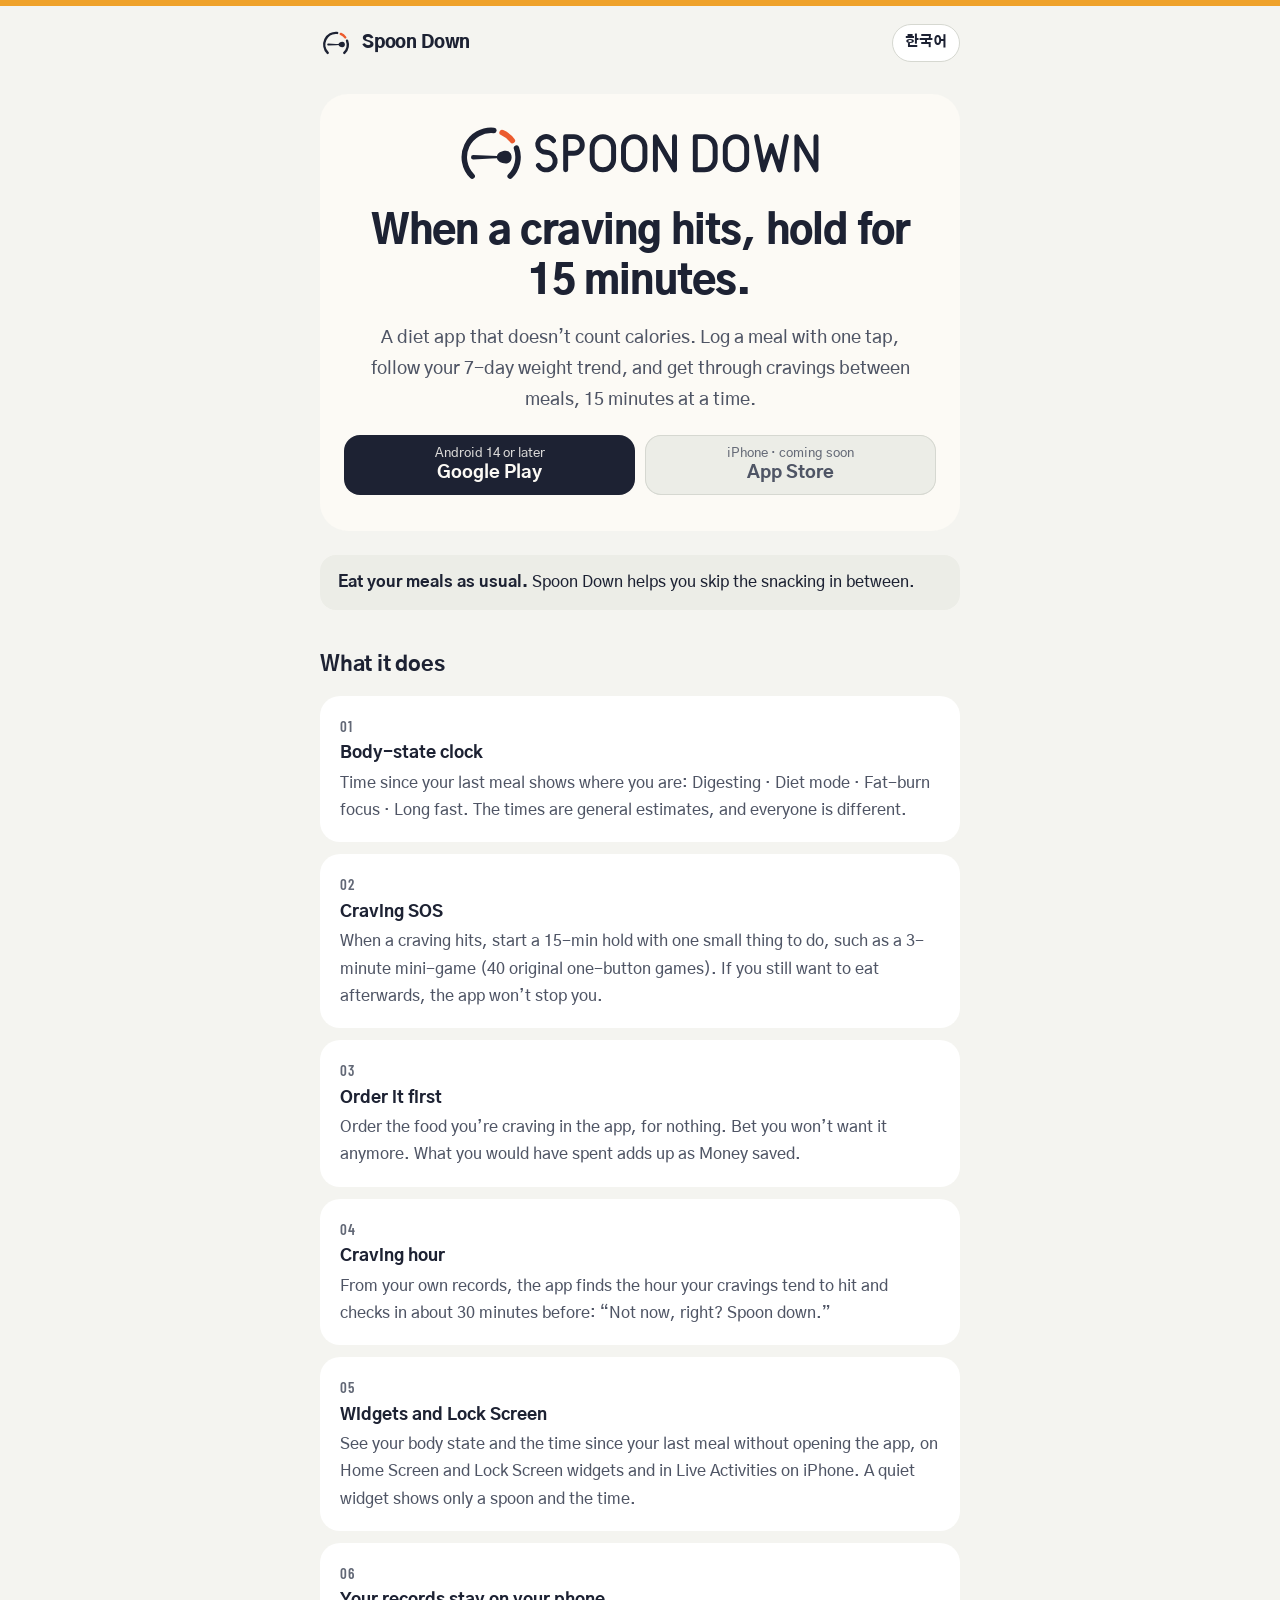
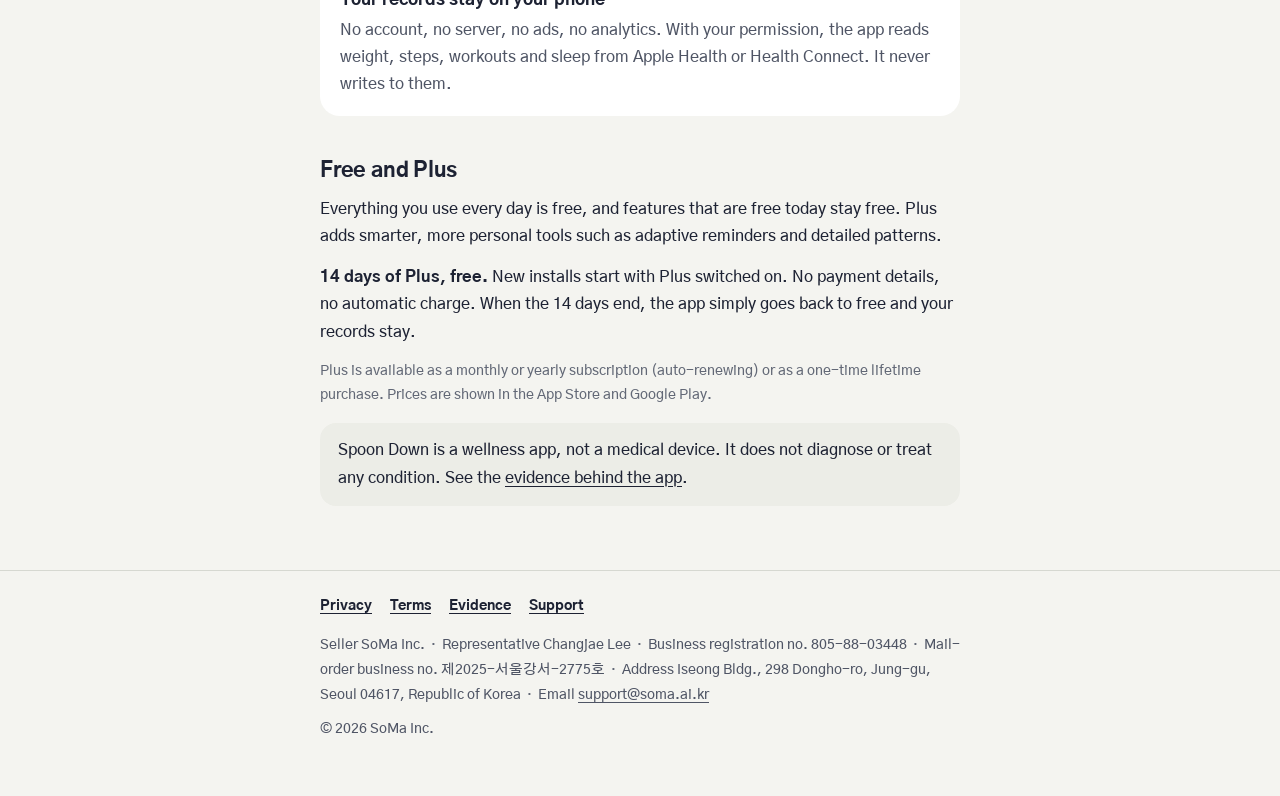
<file: index.html>
<!doctype html>
<html lang="en">
<head>
<meta charset="utf-8">
<meta name="viewport" content="width=device-width, initial-scale=1">
<title>Spoon Down · Craving SOS & Meal Timer</title>
<meta name="description" content="A diet app that doesn’t count calories. Hold for 15 minutes when a craving hits, follow your 7-day weight trend, and keep your records on your phone.">
<link rel="alternate" hreflang="ko" href="ko/">
<link rel="alternate" hreflang="en" href="./">
<link rel="alternate" hreflang="x-default" href="./">
<link rel="icon" href="assets/favicon.svg" type="image/svg+xml">
<link rel="apple-touch-icon" href="assets/apple-touch-icon.png">
<meta name="theme-color" content="#F4F4F0" media="(prefers-color-scheme: light)">
<meta name="theme-color" content="#0F121A" media="(prefers-color-scheme: dark)">
<link rel="preconnect" href="https://fonts.googleapis.com">
<link rel="preconnect" href="https://fonts.gstatic.com" crossorigin>
<link rel="stylesheet" href="https://fonts.googleapis.com/css2?family=Barlow+Condensed:wght@600&amp;family=Gothic+A1:wght@500;800;900&amp;display=swap">
<link rel="stylesheet" href="assets/site.css">
</head>
<body>
<a class="skip" href="#main">Skip to content</a>
<div class="band"></div>
<header class="site-head">
  <div class="wrap">
    <a class="brand" href="./"><svg focusable="false" aria-hidden="true" xmlns="http://www.w3.org/2000/svg" viewBox="0 0 120 120"><path d="M28.89 97.11A44 44 0 0 1 64.42 22.22M101.41 51.12A44 44 0 0 1 91.11 97.11" fill="none" stroke="currentColor" stroke-width="9" stroke-linecap="round"/><path d="M77.9 25.8A44 44 0 0 1 94.67 38.91" fill="none" class="dt" stroke="#EC5B2E" stroke-width="9" stroke-linecap="round"/><g fill="currentColor"><path transform="translate(60 66) rotate(90)" d="M3.7 29.3L2.2 0L1.9 -9.5C6.45 -10.22 10.4 -16.41 10.4 -23.9C10.4 -29.66 5.82 -33.5 0 -33.5C-5.82 -33.5 -10.4 -29.66 -10.4 -23.9C-10.4 -16.41 -6.45 -10.22 -1.9 -9.5L-2.2 0L-3.7 29.3A3.7 3.7 0 0 0 3.7 29.3Z"/></g></svg><span>Spoon Down</span></a>
    <a class="lang" href="ko/" hreflang="ko" lang="ko">한국어</a>
  </div>
</header>
<main id="main">
  <div class="wrap">
<section class="hero">
  <svg focusable="false" class="lockup" role="img" aria-label="Spoon Down" xmlns="http://www.w3.org/2000/svg" viewBox="-4 -21.28 942.7 142.56"><g transform="translate(-18.4 -45.28) scale(1.6)"><path d="M28.89 97.11A44 44 0 0 1 64.42 22.22M101.41 51.12A44 44 0 0 1 91.11 97.11" fill="none" stroke="currentColor" stroke-width="9" stroke-linecap="round"/><path d="M77.9 25.8A44 44 0 0 1 94.67 38.91" fill="none" class="dt" stroke="#EC5B2E" stroke-width="9" stroke-linecap="round"/><g fill="currentColor"><path transform="translate(60 66) rotate(90)" d="M3.7 29.3L2.2 0L1.9 -9.5C6.45 -10.22 10.4 -16.41 10.4 -23.9C10.4 -29.66 5.82 -33.5 0 -33.5C-5.82 -33.5 -10.4 -29.66 -10.4 -23.9C-10.4 -16.41 -6.45 -10.22 -1.9 -9.5L-2.2 0L-3.7 29.3A3.7 3.7 0 0 0 3.7 29.3Z"/></g></g><g transform="translate(191.7 0)"><g fill="none" stroke="currentColor" stroke-width="13" stroke-linecap="round" stroke-linejoin="round"><g transform="translate(0 0)"><path d="M49.05 16.75A22 20.5 0 1 0 30 47.5A23.5 23 0 1 1 9.65 82"/></g><g transform="translate(73 0)"><path d="M8 93.5V6.5H30A21.5 21.75 0 0 1 30 50H8"/></g><g transform="translate(144 0)"><path d="M34.5 6.5A28 28 0 0 1 62.5 34.5V65.5A28 28 0 0 1 6.5 65.5V34.5A28 28 0 0 1 34.5 6.5Z"/></g><g transform="translate(226 0)"><path d="M34.5 6.5A28 28 0 0 1 62.5 34.5V65.5A28 28 0 0 1 6.5 65.5V34.5A28 28 0 0 1 34.5 6.5Z"/></g><g transform="translate(308 0)"><path d="M8 93.5V6.5L58 93.5V6.5"/></g><g transform="translate(412.5 0)"><path d="M8 6.5H32A28 28 0 0 1 60 34.5V65.5A28 28 0 0 1 32 93.5H8Z"/></g><g transform="translate(492.5 0)"><path d="M34.5 6.5A28 28 0 0 1 62.5 34.5V65.5A28 28 0 0 1 6.5 65.5V34.5A28 28 0 0 1 34.5 6.5Z"/></g><g transform="translate(574.5 0)"><path d="M6.5 6.5L24 93.5L45.5 30L67 93.5L84.5 6.5"/></g><g transform="translate(678.5 0)"><path d="M8 93.5V6.5L58 93.5V6.5"/></g></g></g></svg>
  <h1>When a craving hits, hold for 15 minutes.</h1>
  <p class="lead">A diet app that doesn’t count calories. Log a meal with one tap, follow your 7-day weight trend, and get through cravings between meals, 15 minutes at a time.</p>
<div class="stores">
  <a class="btn" href="https://play.google.com/store/apps/details?id=com.spoondown.spoon_down"><small>Android 14 or later</small><span>Google Play</span></a>
  <span class="btn soon" aria-disabled="true"><small>iPhone · coming soon</small><span>App Store</span></span>
</div>
</section>

<div class="note"><p><strong>Eat your meals as usual.</strong> Spoon Down helps you skip the snacking in between.</p></div>

<h2>What it does</h2>
<ul class="features">
  <li><span class="k">01</span><h3>Body-state clock</h3><p>Time since your last meal shows where you are: Digesting · Diet mode · Fat-burn focus · Long fast. The times are general estimates, and everyone is different.</p></li>
  <li><span class="k">02</span><h3>Craving SOS</h3><p>When a craving hits, start a 15-min hold with one small thing to do, such as a 3-minute mini-game (40 original one-button games). If you still want to eat afterwards, the app won’t stop you.</p></li>
  <li><span class="k">03</span><h3>Order it first</h3><p>Order the food you’re craving in the app, for nothing. Bet you won’t want it anymore. What you would have spent adds up as Money saved.</p></li>
  <li><span class="k">04</span><h3>Craving hour</h3><p>From your own records, the app finds the hour your cravings tend to hit and checks in about 30 minutes before: “Not now, right? Spoon down.”</p></li>
  <li><span class="k">05</span><h3>Widgets and Lock Screen</h3><p>See your body state and the time since your last meal without opening the app, on Home Screen and Lock Screen widgets and in Live Activities on iPhone. A quiet widget shows only a spoon and the time.</p></li>
  <li><span class="k">06</span><h3>Your records stay on your phone</h3><p>No account, no server, no ads, no analytics. With your permission, the app reads weight, steps, workouts and sleep from Apple Health or Health Connect. It never writes to them.</p></li>
</ul>

<h2>Free and Plus</h2>
<p>Everything you use every day is free, and features that are free today stay free. Plus adds smarter, more personal tools such as adaptive reminders and detailed patterns.</p>
<p><strong>14 days of Plus, free.</strong> New installs start with Plus switched on. No payment details, no automatic charge. When the 14 days end, the app simply goes back to free and your records stay.</p>
<p class="small">Plus is available as a monthly or yearly subscription (auto-renewing) or as a one-time lifetime purchase. Prices are shown in the App Store and Google Play.</p>

<div class="note"><p>Spoon Down is a wellness app, not a medical device. It does not diagnose or treat any condition. See the <a href="evidence/">evidence behind the app</a>.</p></div>
  </div>
</main>
<footer class="site-foot">
  <div class="wrap">
    <nav aria-label="Site">
      <a href="privacy/">Privacy</a>
      <a href="terms/">Terms</a>
      <a href="evidence/">Evidence</a>
      <a href="support/">Support</a>
    </nav>
    <p class="biz"><span>Seller SoMa Inc.</span><span>Representative Changjae Lee</span><span>Business registration no. 805-88-03448</span><span>Mail-order business no. 제2025-서울강서-2775호</span><span>Address Iseong Bldg., 298 Dongho-ro, Jung-gu, Seoul 04617, Republic of Korea</span><span>Email <a href="mailto:support@soma.ai.kr">support@soma.ai.kr</a></span></p>
    <p>© 2026 SoMa Inc.</p>
  </div>
</footer>
</body>
</html>
</file>
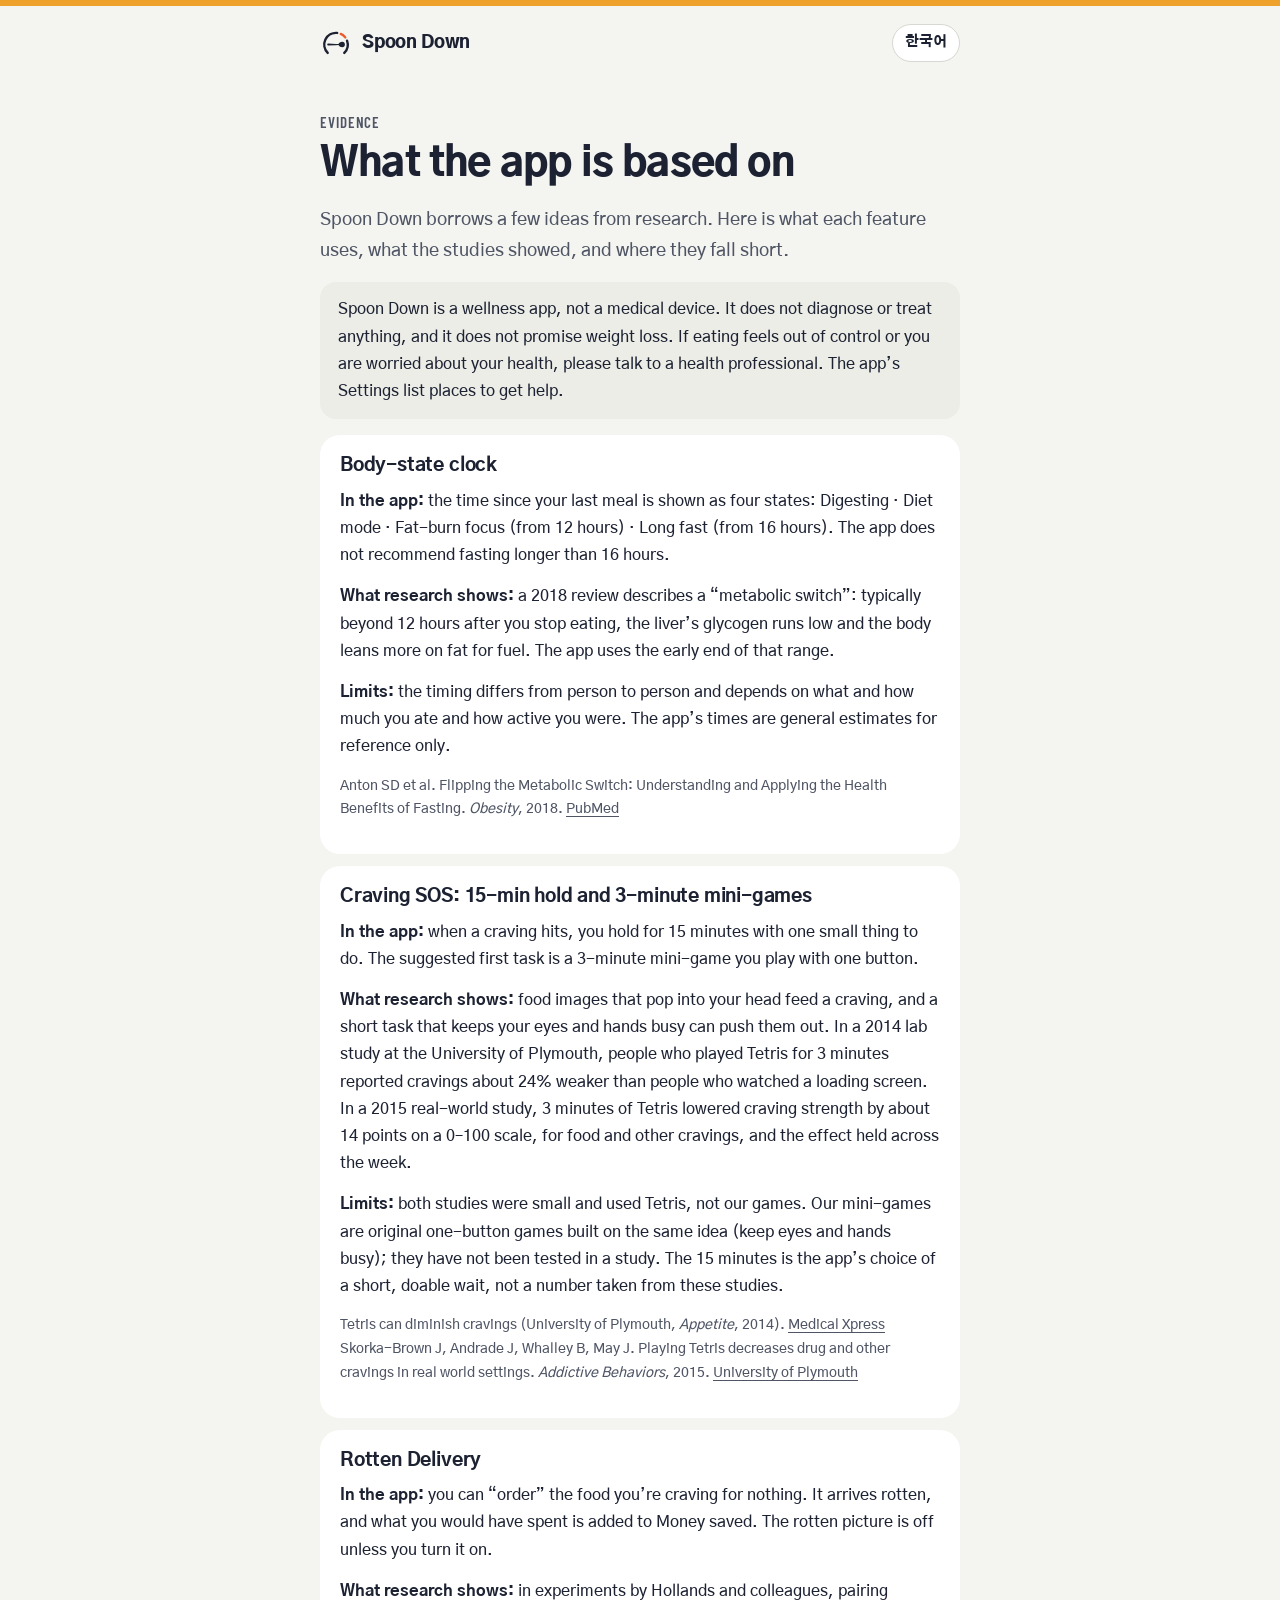
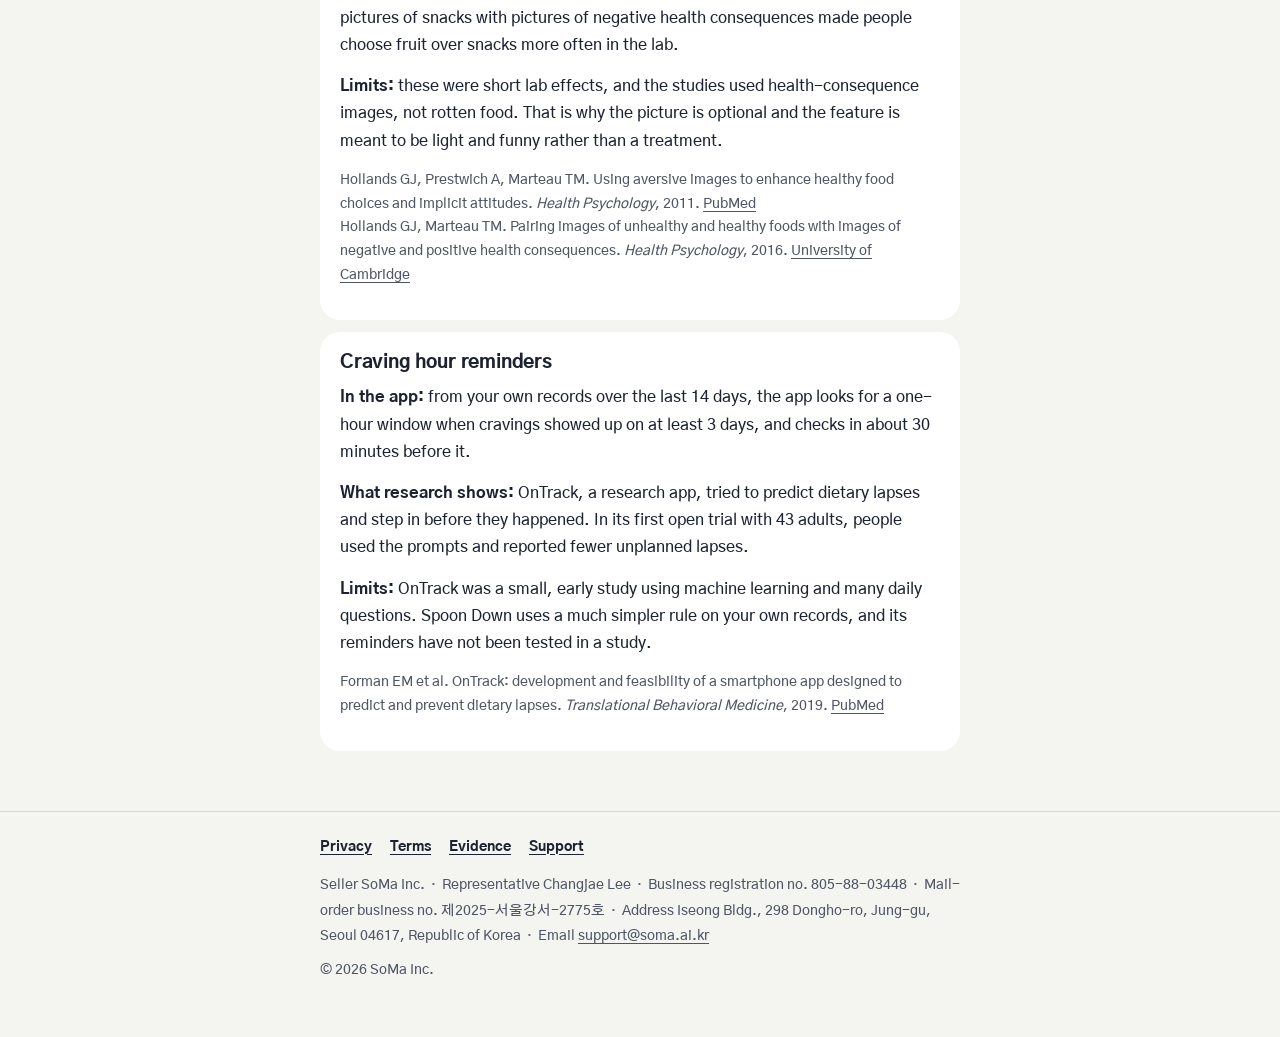
<file: evidence/index.html>
<!doctype html>
<html lang="en">
<head>
<meta charset="utf-8">
<meta name="viewport" content="width=device-width, initial-scale=1">
<title>Evidence · Spoon Down</title>
<meta name="description" content="The research behind Spoon Down’s features, in plain language, with its limits.">
<link rel="alternate" hreflang="ko" href="../ko/evidence/">
<link rel="alternate" hreflang="en" href="../evidence/">
<link rel="alternate" hreflang="x-default" href="../evidence/">
<link rel="icon" href="../assets/favicon.svg" type="image/svg+xml">
<link rel="apple-touch-icon" href="../assets/apple-touch-icon.png">
<meta name="theme-color" content="#F4F4F0" media="(prefers-color-scheme: light)">
<meta name="theme-color" content="#0F121A" media="(prefers-color-scheme: dark)">
<link rel="preconnect" href="https://fonts.googleapis.com">
<link rel="preconnect" href="https://fonts.gstatic.com" crossorigin>
<link rel="stylesheet" href="https://fonts.googleapis.com/css2?family=Barlow+Condensed:wght@600&amp;family=Gothic+A1:wght@500;800;900&amp;display=swap">
<link rel="stylesheet" href="../assets/site.css">
</head>
<body>
<a class="skip" href="#main">Skip to content</a>
<div class="band"></div>
<header class="site-head">
  <div class="wrap">
    <a class="brand" href="../"><svg focusable="false" aria-hidden="true" xmlns="http://www.w3.org/2000/svg" viewBox="0 0 120 120"><path d="M28.89 97.11A44 44 0 0 1 64.42 22.22M101.41 51.12A44 44 0 0 1 91.11 97.11" fill="none" stroke="currentColor" stroke-width="9" stroke-linecap="round"/><path d="M77.9 25.8A44 44 0 0 1 94.67 38.91" fill="none" class="dt" stroke="#EC5B2E" stroke-width="9" stroke-linecap="round"/><g fill="currentColor"><path transform="translate(60 66) rotate(90)" d="M3.7 29.3L2.2 0L1.9 -9.5C6.45 -10.22 10.4 -16.41 10.4 -23.9C10.4 -29.66 5.82 -33.5 0 -33.5C-5.82 -33.5 -10.4 -29.66 -10.4 -23.9C-10.4 -16.41 -6.45 -10.22 -1.9 -9.5L-2.2 0L-3.7 29.3A3.7 3.7 0 0 0 3.7 29.3Z"/></g></svg><span>Spoon Down</span></a>
    <a class="lang" href="../ko/evidence/" hreflang="ko" lang="ko">한국어</a>
  </div>
</header>
<main id="main">
  <div class="wrap">
<p class="eyebrow">Evidence</p>
<h1>What the app is based on</h1>
<p class="lead">Spoon Down borrows a few ideas from research. Here is what each feature uses, what the studies showed, and where they fall short.</p>
<div class="note"><p>Spoon Down is a wellness app, not a medical device. It does not diagnose or treat anything, and it does not promise weight loss. If eating feels out of control or you are worried about your health, please talk to a health professional. The app’s Settings list places to get help.</p></div>

<ul class="evidence">
  <li>
    <h2>Body-state clock</h2>
    <p><span class="label">In the app:</span> the time since your last meal is shown as four states: Digesting · Diet mode · Fat-burn focus (from 12 hours) · Long fast (from 16 hours). The app does not recommend fasting longer than 16 hours.</p>
    <p><span class="label">What research shows:</span> a 2018 review describes a “metabolic switch”: typically beyond 12 hours after you stop eating, the liver’s glycogen runs low and the body leans more on fat for fuel. The app uses the early end of that range.</p>
    <p><span class="label">Limits:</span> the timing differs from person to person and depends on what and how much you ate and how active you were. The app’s times are general estimates for reference only.</p>
    <p class="cite">Anton SD et al. Flipping the Metabolic Switch: Understanding and Applying the Health Benefits of Fasting. <i>Obesity</i>, 2018. <a href="https://pubmed.ncbi.nlm.nih.gov/29086496/">PubMed</a></p>
  </li>
  <li>
    <h2>Craving SOS: 15-min hold and 3-minute mini-games</h2>
    <p><span class="label">In the app:</span> when a craving hits, you hold for 15 minutes with one small thing to do. The suggested first task is a 3-minute mini-game you play with one button.</p>
    <p><span class="label">What research shows:</span> food images that pop into your head feed a craving, and a short task that keeps your eyes and hands busy can push them out. In a 2014 lab study at the University of Plymouth, people who played Tetris for 3 minutes reported cravings about 24% weaker than people who watched a loading screen. In a 2015 real-world study, 3 minutes of Tetris lowered craving strength by about 14 points on a 0–100 scale, for food and other cravings, and the effect held across the week.</p>
    <p><span class="label">Limits:</span> both studies were small and used Tetris, not our games. Our mini-games are original one-button games built on the same idea (keep eyes and hands busy); they have not been tested in a study. The 15 minutes is the app’s choice of a short, doable wait, not a number taken from these studies.</p>
    <p class="cite">Tetris can diminish cravings (University of Plymouth, <i>Appetite</i>, 2014). <a href="https://m.medicalxpress.com/news/2014-02-tetris-diminish-cravings-food-cigarettes.html">Medical Xpress</a><br>
    Skorka-Brown J, Andrade J, Whalley B, May J. Playing Tetris decreases drug and other cravings in real world settings. <i>Addictive Behaviors</i>, 2015. <a href="https://researchportal.plymouth.ac.uk/en/publications/playing-tetris-decreases-drug-and-other-cravings-in-real-world-se-2/">University of Plymouth</a></p>
  </li>
  <li>
    <h2>Rotten Delivery</h2>
    <p><span class="label">In the app:</span> you can “order” the food you’re craving for nothing. It arrives rotten, and what you would have spent is added to Money saved. The rotten picture is off unless you turn it on.</p>
    <p><span class="label">What research shows:</span> in experiments by Hollands and colleagues, pairing pictures of snacks with pictures of negative health consequences made people choose fruit over snacks more often in the lab.</p>
    <p><span class="label">Limits:</span> these were short lab effects, and the studies used health-consequence images, not rotten food. That is why the picture is optional and the feature is meant to be light and funny rather than a treatment.</p>
    <p class="cite">Hollands GJ, Prestwich A, Marteau TM. Using aversive images to enhance healthy food choices and implicit attitudes. <i>Health Psychology</i>, 2011. <a href="https://pubmed.ncbi.nlm.nih.gov/21401253/">PubMed</a><br>
    Hollands GJ, Marteau TM. Pairing images of unhealthy and healthy foods with images of negative and positive health consequences. <i>Health Psychology</i>, 2016. <a href="https://www.repository.cam.ac.uk/handle/1810/250327">University of Cambridge</a></p>
  </li>
  <li>
    <h2>Craving hour reminders</h2>
    <p><span class="label">In the app:</span> from your own records over the last 14 days, the app looks for a one-hour window when cravings showed up on at least 3 days, and checks in about 30 minutes before it.</p>
    <p><span class="label">What research shows:</span> OnTrack, a research app, tried to predict dietary lapses and step in before they happened. In its first open trial with 43 adults, people used the prompts and reported fewer unplanned lapses.</p>
    <p><span class="label">Limits:</span> OnTrack was a small, early study using machine learning and many daily questions. Spoon Down uses a much simpler rule on your own records, and its reminders have not been tested in a study.</p>
    <p class="cite">Forman EM et al. OnTrack: development and feasibility of a smartphone app designed to predict and prevent dietary lapses. <i>Translational Behavioral Medicine</i>, 2019. <a href="https://pubmed.ncbi.nlm.nih.gov/29617911">PubMed</a></p>
  </li>
</ul>
  </div>
</main>
<footer class="site-foot">
  <div class="wrap">
    <nav aria-label="Site">
      <a href="../privacy/">Privacy</a>
      <a href="../terms/">Terms</a>
      <a href="../evidence/">Evidence</a>
      <a href="../support/">Support</a>
    </nav>
    <p class="biz"><span>Seller SoMa Inc.</span><span>Representative Changjae Lee</span><span>Business registration no. 805-88-03448</span><span>Mail-order business no. 제2025-서울강서-2775호</span><span>Address Iseong Bldg., 298 Dongho-ro, Jung-gu, Seoul 04617, Republic of Korea</span><span>Email <a href="mailto:support@soma.ai.kr">support@soma.ai.kr</a></span></p>
    <p>© 2026 SoMa Inc.</p>
  </div>
</footer>
</body>
</html>
</file>
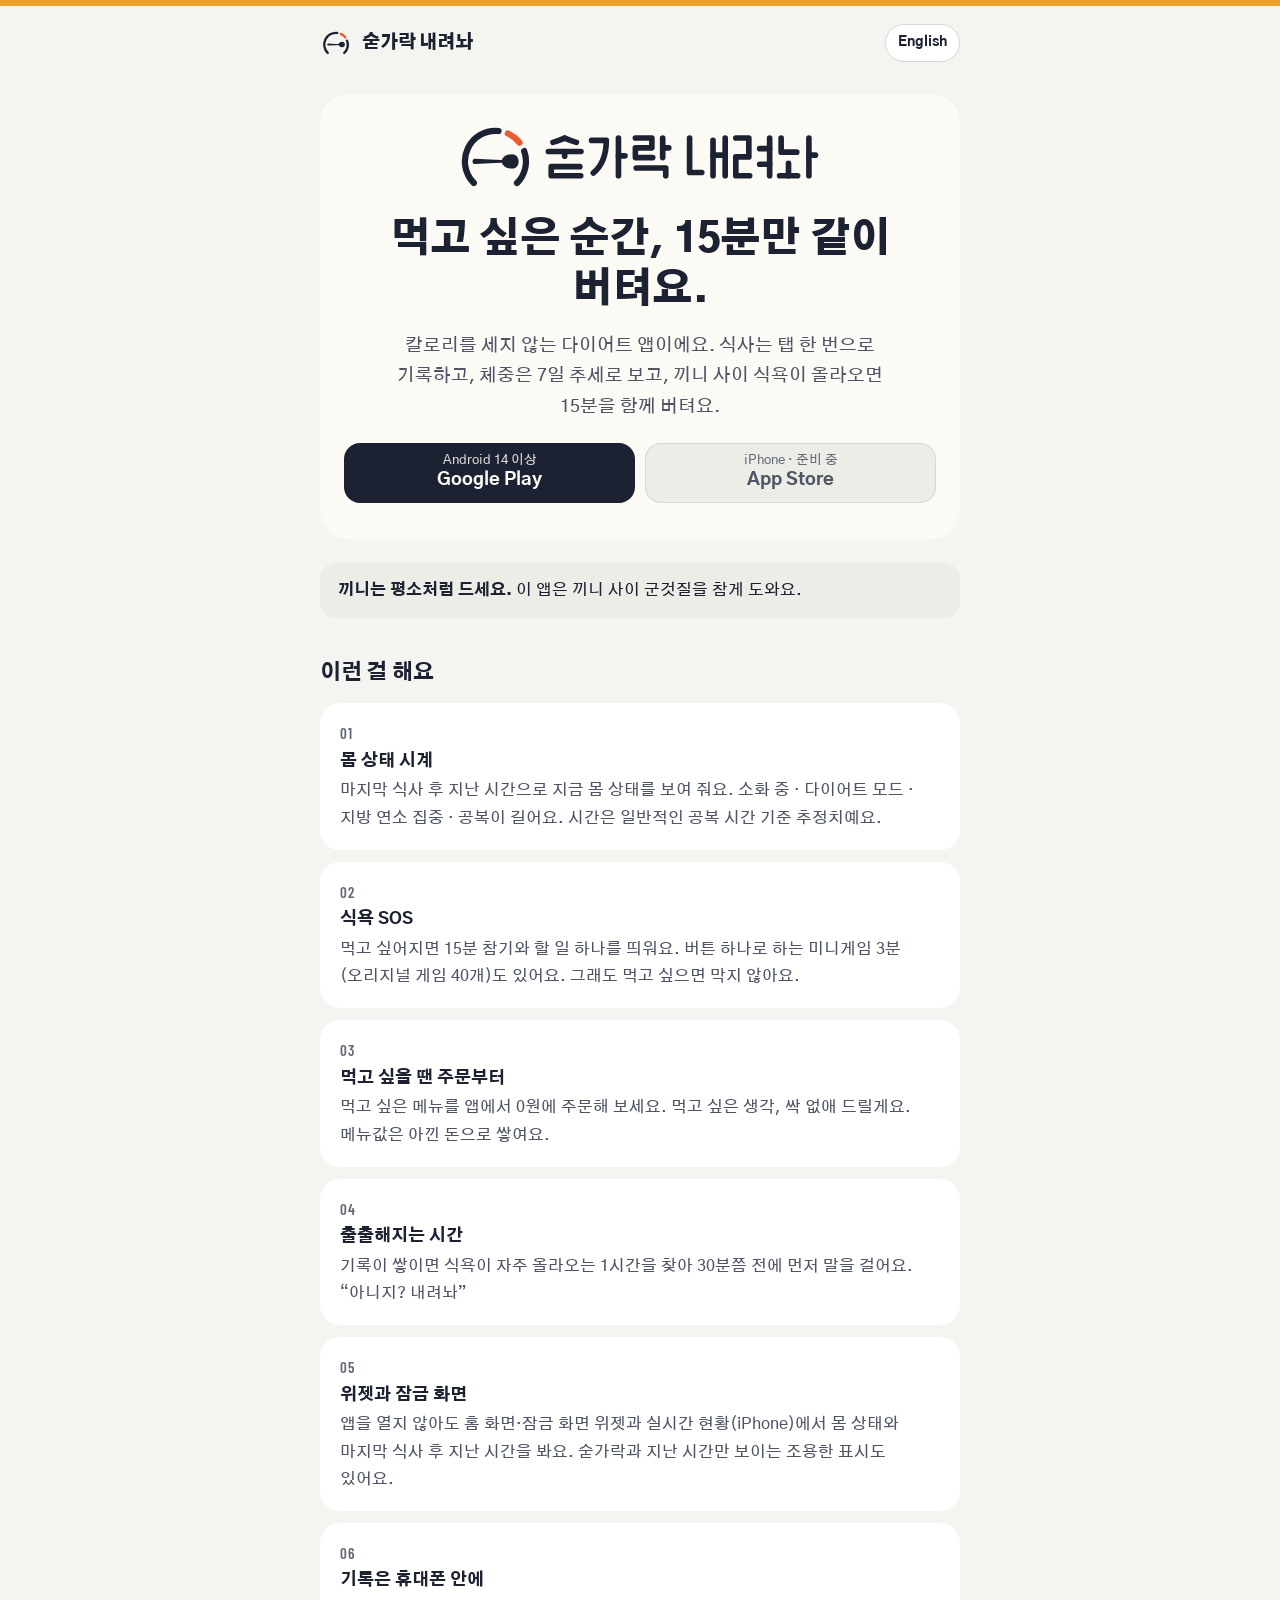
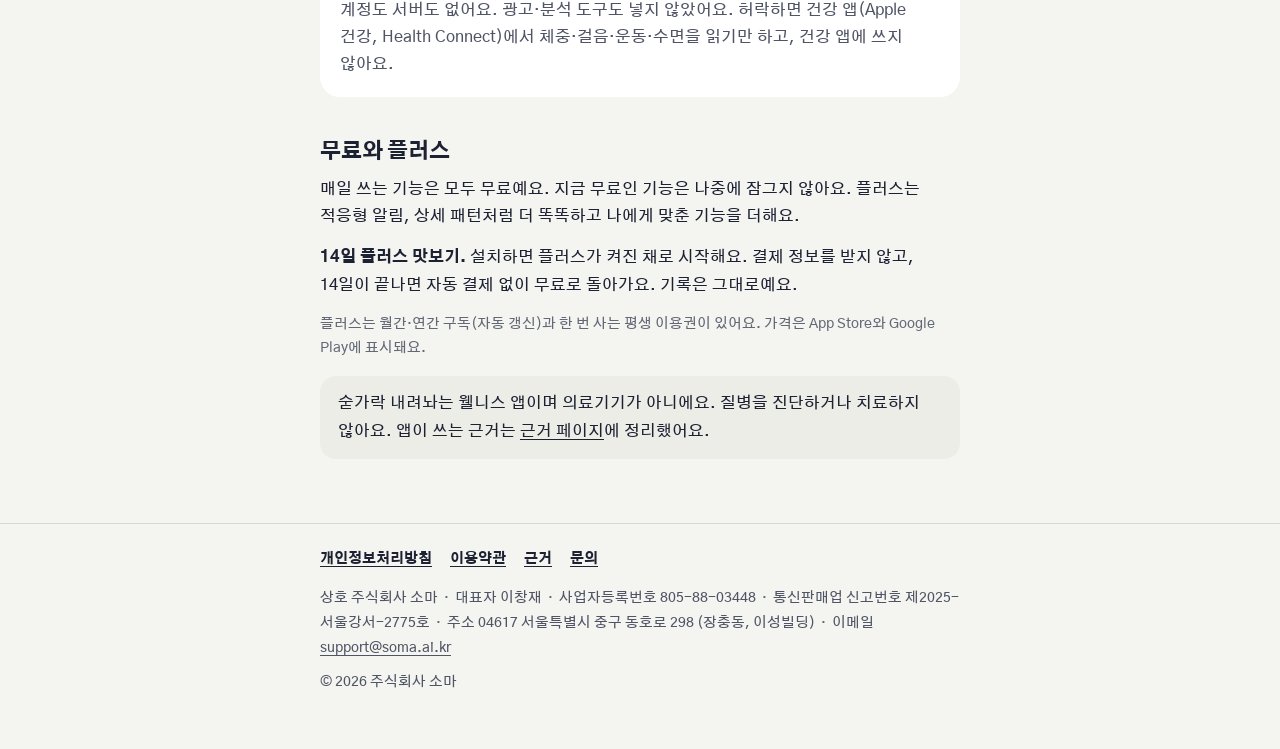
<file: ko/index.html>
<!doctype html>
<html lang="ko">
<head>
<meta charset="utf-8">
<meta name="viewport" content="width=device-width, initial-scale=1">
<title>숟가락 내려놔 · 식욕 SOS와 공복 타이머</title>
<meta name="description" content="칼로리를 세지 않는 다이어트 앱. 식욕이 올라오면 15분을 함께 버티고, 체중은 7일 추세로 보고, 기록은 휴대폰 안에 둬요.">
<link rel="alternate" hreflang="ko" href="../ko/">
<link rel="alternate" hreflang="en" href="../">
<link rel="alternate" hreflang="x-default" href="../">
<link rel="icon" href="../assets/favicon.svg" type="image/svg+xml">
<link rel="apple-touch-icon" href="../assets/apple-touch-icon.png">
<meta name="theme-color" content="#F4F4F0" media="(prefers-color-scheme: light)">
<meta name="theme-color" content="#0F121A" media="(prefers-color-scheme: dark)">
<link rel="preconnect" href="https://fonts.googleapis.com">
<link rel="preconnect" href="https://fonts.gstatic.com" crossorigin>
<link rel="stylesheet" href="https://fonts.googleapis.com/css2?family=Barlow+Condensed:wght@600&amp;family=Gothic+A1:wght@500;800;900&amp;display=swap">
<link rel="stylesheet" href="../assets/site.css">
</head>
<body>
<a class="skip" href="#main">본문으로 건너뛰기</a>
<div class="band"></div>
<header class="site-head">
  <div class="wrap">
    <a class="brand" href="../ko/"><svg focusable="false" aria-hidden="true" xmlns="http://www.w3.org/2000/svg" viewBox="0 0 120 120"><path d="M28.89 97.11A44 44 0 0 1 64.42 22.22M101.41 51.12A44 44 0 0 1 91.11 97.11" fill="none" stroke="currentColor" stroke-width="9" stroke-linecap="round"/><path d="M77.9 25.8A44 44 0 0 1 94.67 38.91" fill="none" class="dt" stroke="#EC5B2E" stroke-width="9" stroke-linecap="round"/><g fill="currentColor"><path transform="translate(60 66) rotate(90)" d="M3.7 29.3L2.2 0L1.9 -9.5C6.45 -10.22 10.4 -16.41 10.4 -23.9C10.4 -29.66 5.82 -33.5 0 -33.5C-5.82 -33.5 -10.4 -29.66 -10.4 -23.9C-10.4 -16.41 -6.45 -10.22 -1.9 -9.5L-2.2 0L-3.7 29.3A3.7 3.7 0 0 0 3.7 29.3Z"/></g></svg><span>숟가락 내려놔</span></a>
    <a class="lang" href="../" hreflang="en" lang="en">English</a>
  </div>
</header>
<main id="main">
  <div class="wrap">
<section class="hero">
  <svg focusable="false" class="lockup" role="img" aria-label="숟가락 내려놔" xmlns="http://www.w3.org/2000/svg" viewBox="-4 -21.28 829.7 142.56"><g transform="translate(-18.4 -45.28) scale(1.6)"><path d="M28.89 97.11A44 44 0 0 1 64.42 22.22M101.41 51.12A44 44 0 0 1 91.11 97.11" fill="none" stroke="currentColor" stroke-width="9" stroke-linecap="round"/><path d="M77.9 25.8A44 44 0 0 1 94.67 38.91" fill="none" class="dt" stroke="#EC5B2E" stroke-width="9" stroke-linecap="round"/><g fill="currentColor"><path transform="translate(60 66) rotate(90)" d="M3.7 29.3L2.2 0L1.9 -9.5C6.45 -10.22 10.4 -16.41 10.4 -23.9C10.4 -29.66 5.82 -33.5 0 -33.5C-5.82 -33.5 -10.4 -29.66 -10.4 -23.9C-10.4 -16.41 -6.45 -10.22 -1.9 -9.5L-2.2 0L-3.7 29.3A3.7 3.7 0 0 0 3.7 29.3Z"/></g></g><g transform="translate(193.2 0)"><g fill="none" stroke="currentColor" stroke-width="13" stroke-linecap="round" stroke-linejoin="round"><g transform="translate(0 0)"><path d="M44 6.5Q31 12 17 16.5"/><path d="M44 6.5Q57 12 71 16.5"/><path d="M6.5 37.5H81.5"/><path d="M44 37.5V48.5"/><path d="M79 72.5H13V93.5H81"/></g><g transform="translate(98 0)"><path d="M8 12H42Q42 62 12 87"/><path d="M70 6.5V93.5"/><path d="M70 47.5H85"/></g><g transform="translate(199 0)"><path d="M8 6.5H46V29H8V51.5H48"/><path d="M71 6.5V51.5"/><path d="M71 29H85"/><path d="M10 75.5H78V93.5"/></g><g transform="translate(324 0)"><path d="M8 6.5V86H36"/><path d="M62 12V93.5"/><path d="M90 6.5V93.5"/><path d="M62 46H90"/></g><g transform="translate(430.5 0)"><path d="M8 6.5H38V50H8V93.5H40"/><path d="M86 6.5V93.5"/><path d="M86 31H63"/><path d="M86 67H63"/></g><g transform="translate(533.0 0)"><path d="M10 6.5V39H46"/><path d="M27 65V93.5"/><path d="M6.5 93.5H48"/><path d="M74 6.5V93.5"/><path d="M74 46H89"/></g></g></g></svg>
  <h1>먹고 싶은 순간, 15분만 같이 버텨요.</h1>
  <p class="lead">칼로리를 세지 않는 다이어트 앱이에요. 식사는 탭 한 번으로 기록하고, 체중은 7일 추세로 보고, 끼니 사이 식욕이 올라오면 15분을 함께 버텨요.</p>
<div class="stores">
  <a class="btn" href="https://play.google.com/store/apps/details?id=com.spoondown.spoon_down"><small>Android 14 이상</small><span>Google Play</span></a>
  <span class="btn soon" aria-disabled="true"><small>iPhone · 준비 중</small><span>App Store</span></span>
</div>
</section>

<div class="note"><p><strong>끼니는 평소처럼 드세요.</strong> 이 앱은 끼니 사이 군것질을 참게 도와요.</p></div>

<h2>이런 걸 해요</h2>
<ul class="features">
  <li><span class="k">01</span><h3>몸 상태 시계</h3><p>마지막 식사 후 지난 시간으로 지금 몸 상태를 보여 줘요. 소화 중 · 다이어트 모드 · 지방 연소 집중 · 공복이 길어요. 시간은 일반적인 공복 시간 기준 추정치예요.</p></li>
  <li><span class="k">02</span><h3>식욕 SOS</h3><p>먹고 싶어지면 15분 참기와 할 일 하나를 띄워요. 버튼 하나로 하는 미니게임 3분(오리지널 게임 40개)도 있어요. 그래도 먹고 싶으면 막지 않아요.</p></li>
  <li><span class="k">03</span><h3>먹고 싶을 땐 주문부터</h3><p>먹고 싶은 메뉴를 앱에서 0원에 주문해 보세요. 먹고 싶은 생각, 싹 없애 드릴게요. 메뉴값은 아낀 돈으로 쌓여요.</p></li>
  <li><span class="k">04</span><h3>출출해지는 시간</h3><p>기록이 쌓이면 식욕이 자주 올라오는 1시간을 찾아 30분쯤 전에 먼저 말을 걸어요. “아니지? 내려놔”</p></li>
  <li><span class="k">05</span><h3>위젯과 잠금 화면</h3><p>앱을 열지 않아도 홈 화면·잠금 화면 위젯과 실시간 현황(iPhone)에서 몸 상태와 마지막 식사 후 지난 시간을 봐요. 숟가락과 지난 시간만 보이는 조용한 표시도 있어요.</p></li>
  <li><span class="k">06</span><h3>기록은 휴대폰 안에</h3><p>계정도 서버도 없어요. 광고·분석 도구도 넣지 않았어요. 허락하면 건강 앱(Apple 건강, Health Connect)에서 체중·걸음·운동·수면을 읽기만 하고, 건강 앱에 쓰지 않아요.</p></li>
</ul>

<h2>무료와 플러스</h2>
<p>매일 쓰는 기능은 모두 무료예요. 지금 무료인 기능은 나중에 잠그지 않아요. 플러스는 적응형 알림, 상세 패턴처럼 더 똑똑하고 나에게 맞춘 기능을 더해요.</p>
<p><strong>14일 플러스 맛보기.</strong> 설치하면 플러스가 켜진 채로 시작해요. 결제 정보를 받지 않고, 14일이 끝나면 자동 결제 없이 무료로 돌아가요. 기록은 그대로예요.</p>
<p class="small">플러스는 월간·연간 구독(자동 갱신)과 한 번 사는 평생 이용권이 있어요. 가격은 App Store와 Google Play에 표시돼요.</p>

<div class="note"><p>숟가락 내려놔는 웰니스 앱이며 의료기기가 아니에요. 질병을 진단하거나 치료하지 않아요. 앱이 쓰는 근거는 <a href="../ko/evidence/">근거 페이지</a>에 정리했어요.</p></div>
  </div>
</main>
<footer class="site-foot">
  <div class="wrap">
    <nav aria-label="사이트">
      <a href="../ko/privacy/">개인정보처리방침</a>
      <a href="../ko/terms/">이용약관</a>
      <a href="../ko/evidence/">근거</a>
      <a href="../ko/support/">문의</a>
    </nav>
    <p class="biz"><span>상호 주식회사 소마</span><span>대표자 이창재</span><span>사업자등록번호 805-88-03448</span><span>통신판매업 신고번호 제2025-서울강서-2775호</span><span>주소 04617 서울특별시 중구 동호로 298 (장충동, 이성빌딩)</span><span>이메일 <a href="mailto:support@soma.ai.kr">support@soma.ai.kr</a></span></p>
    <p>© 2026 주식회사 소마</p>
  </div>
</footer>
</body>
</html>
</file>
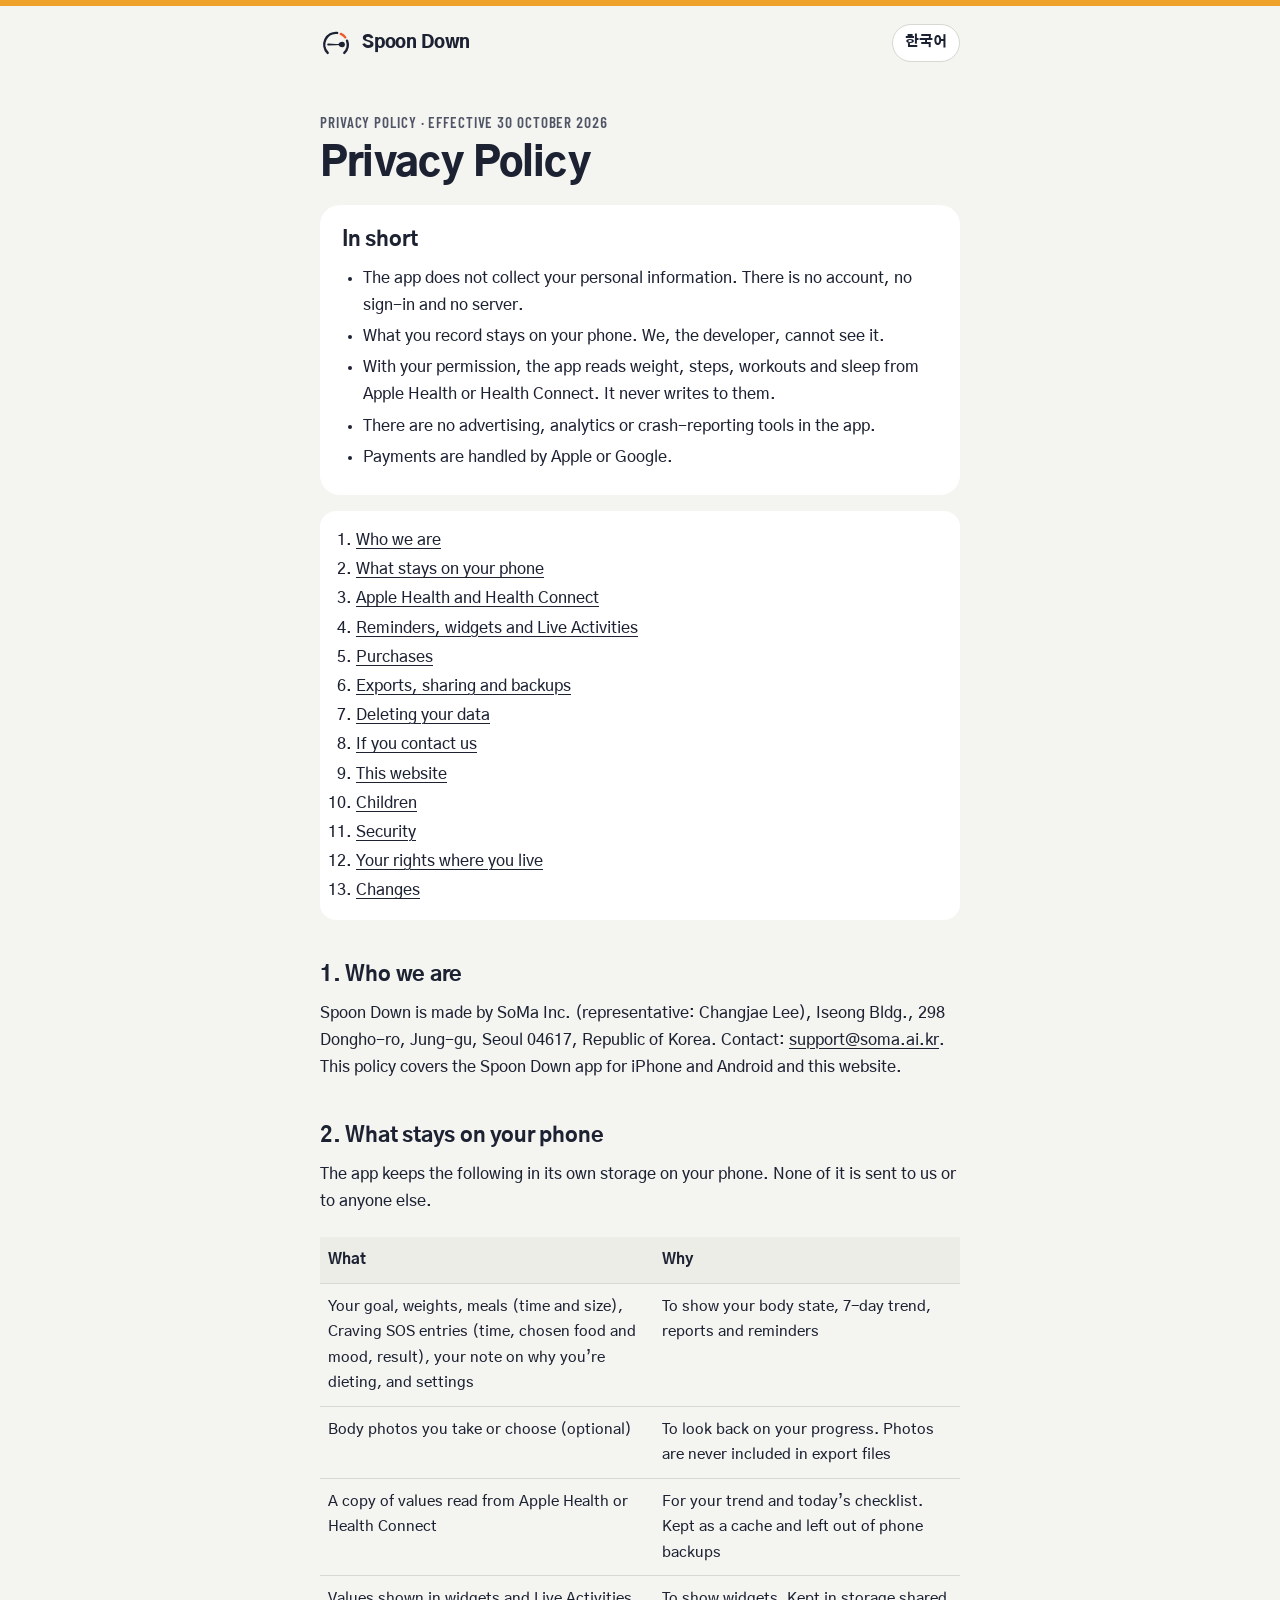
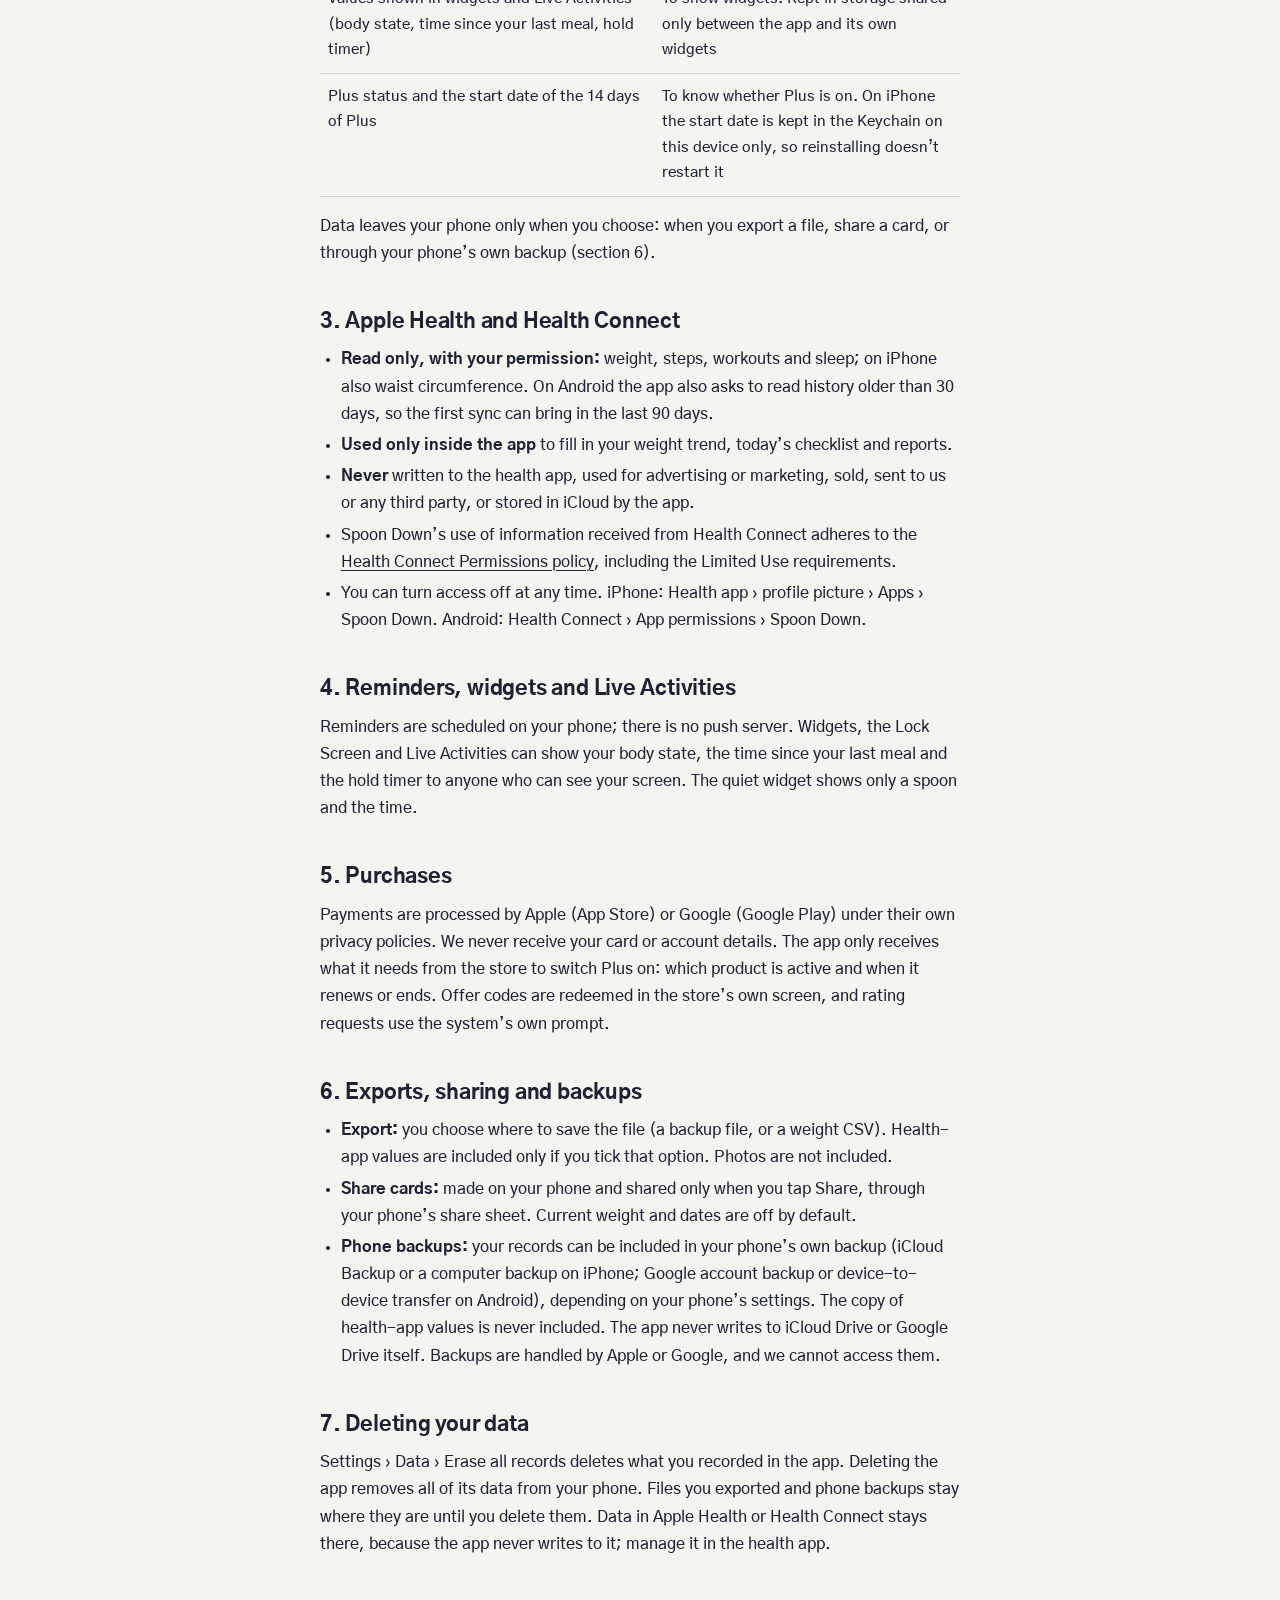
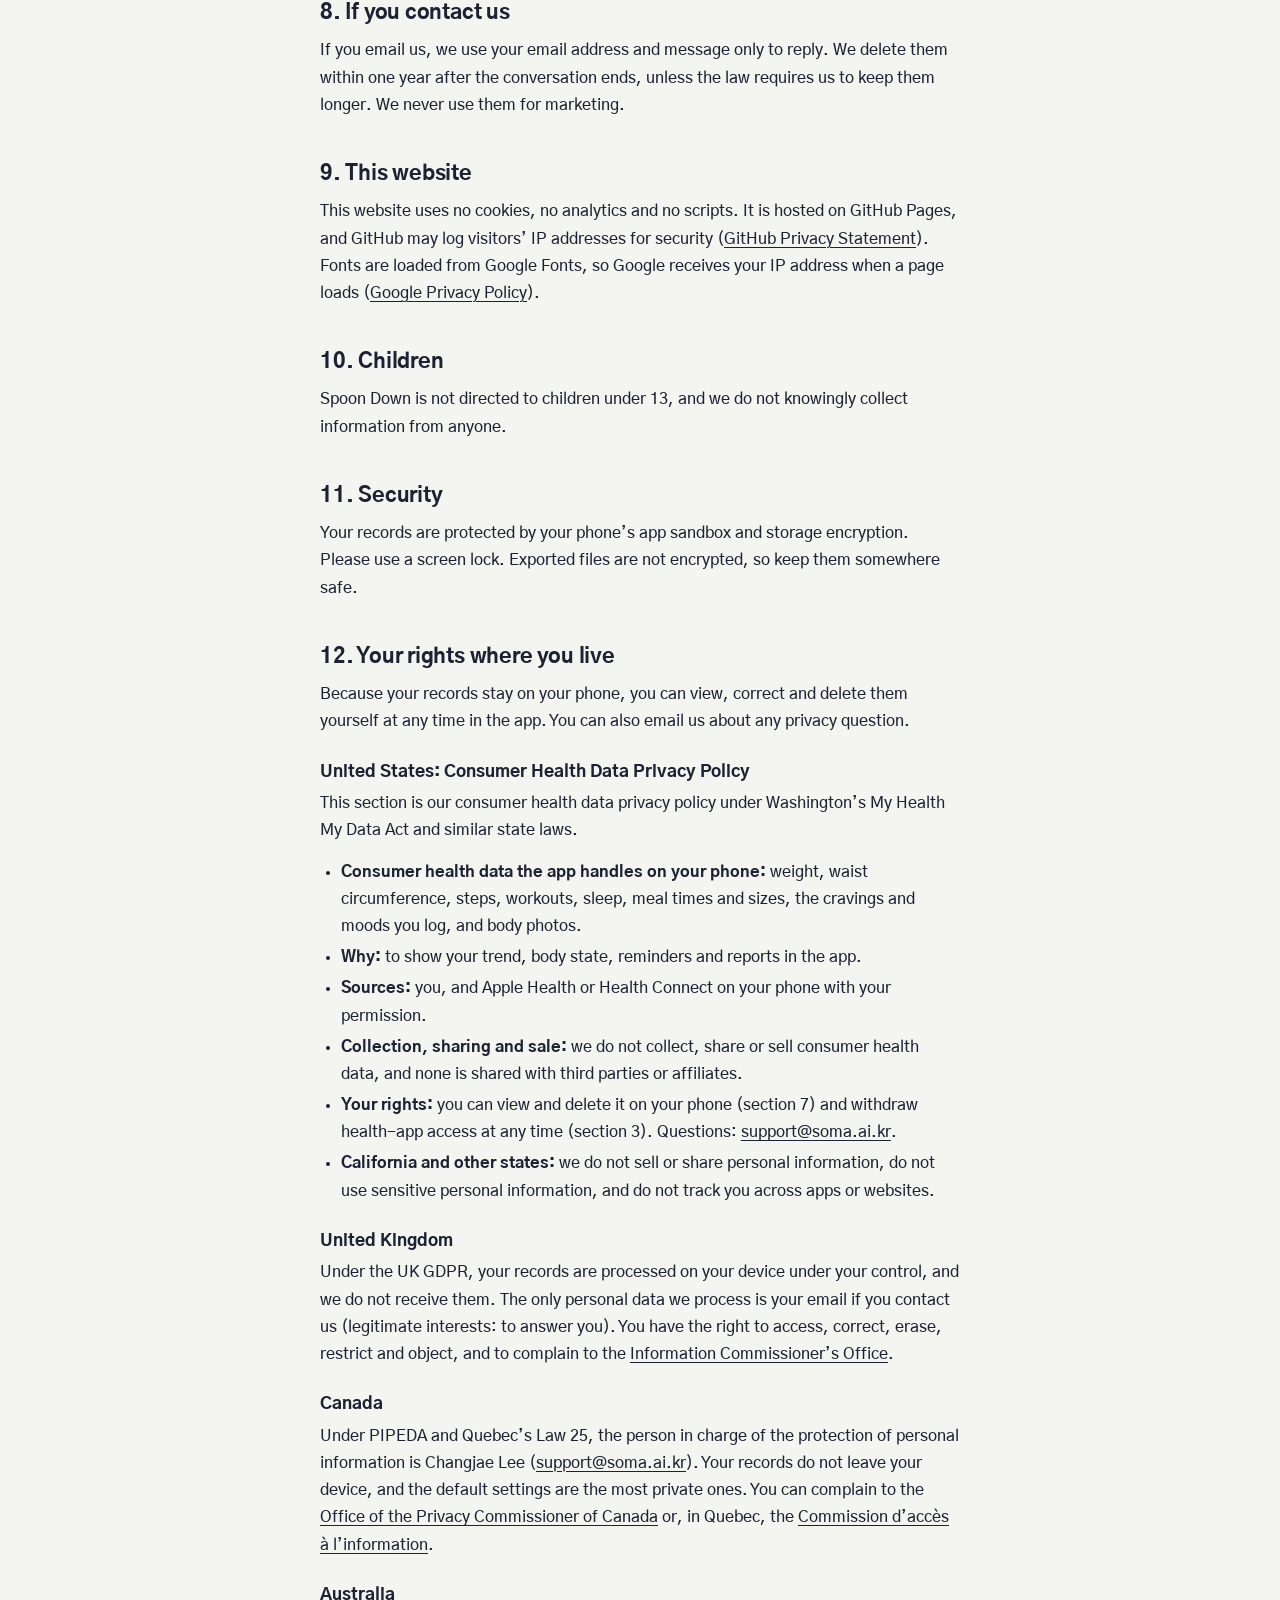
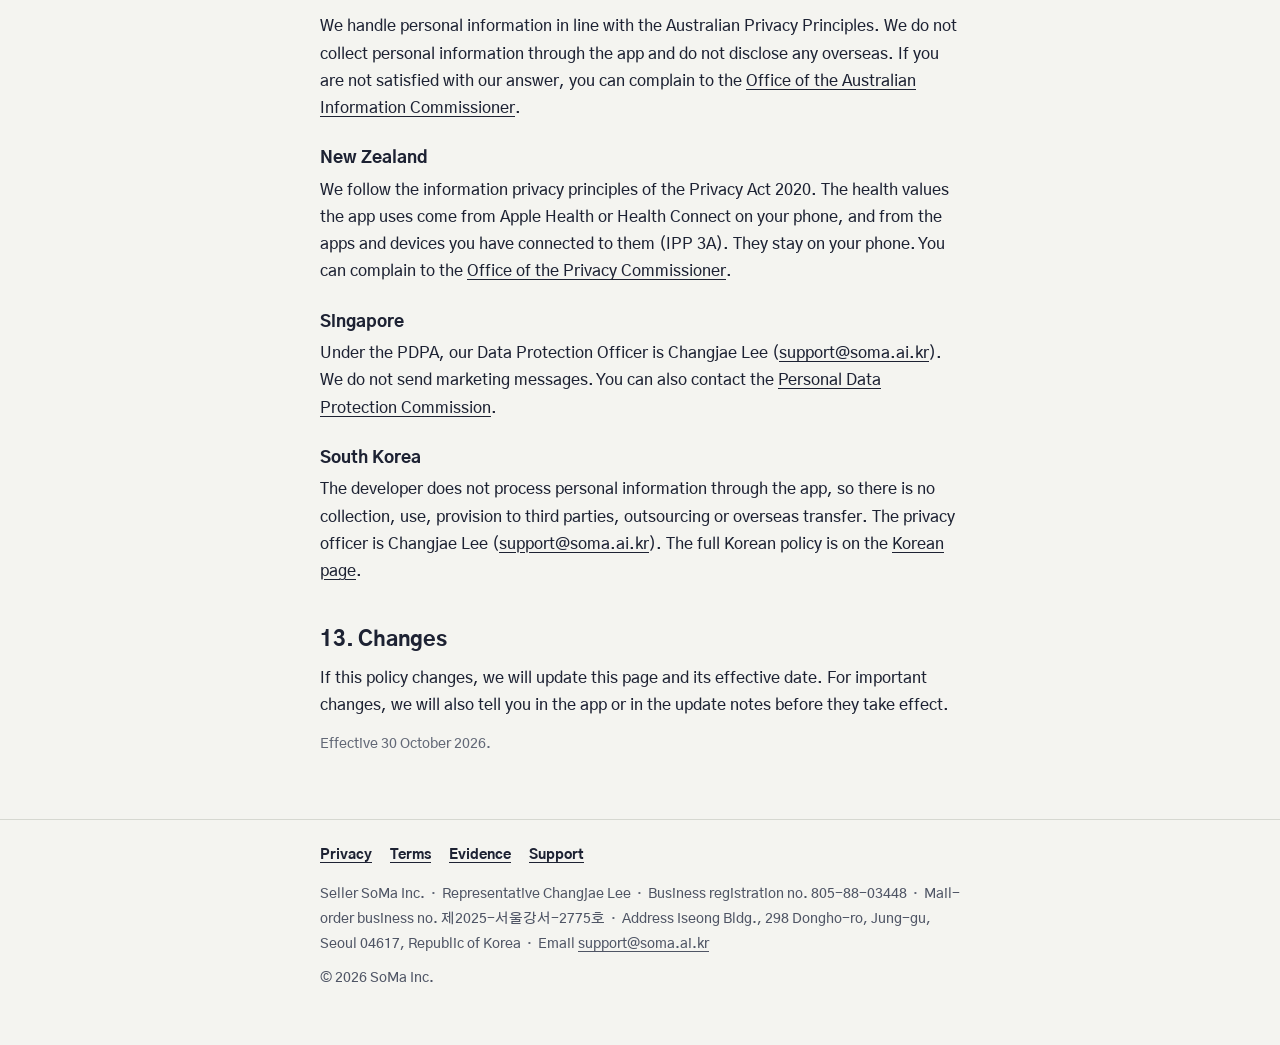
<file: privacy/index.html>
<!doctype html>
<html lang="en">
<head>
<meta charset="utf-8">
<meta name="viewport" content="width=device-width, initial-scale=1">
<title>Privacy Policy · Spoon Down</title>
<meta name="description" content="Spoon Down does not collect personal information. Records stay on your phone; health data is read only.">
<link rel="alternate" hreflang="ko" href="../ko/privacy/">
<link rel="alternate" hreflang="en" href="../privacy/">
<link rel="alternate" hreflang="x-default" href="../privacy/">
<link rel="icon" href="../assets/favicon.svg" type="image/svg+xml">
<link rel="apple-touch-icon" href="../assets/apple-touch-icon.png">
<meta name="theme-color" content="#F4F4F0" media="(prefers-color-scheme: light)">
<meta name="theme-color" content="#0F121A" media="(prefers-color-scheme: dark)">
<link rel="preconnect" href="https://fonts.googleapis.com">
<link rel="preconnect" href="https://fonts.gstatic.com" crossorigin>
<link rel="stylesheet" href="https://fonts.googleapis.com/css2?family=Barlow+Condensed:wght@600&amp;family=Gothic+A1:wght@500;800;900&amp;display=swap">
<link rel="stylesheet" href="../assets/site.css">
</head>
<body>
<a class="skip" href="#main">Skip to content</a>
<div class="band"></div>
<header class="site-head">
  <div class="wrap">
    <a class="brand" href="../"><svg focusable="false" aria-hidden="true" xmlns="http://www.w3.org/2000/svg" viewBox="0 0 120 120"><path d="M28.89 97.11A44 44 0 0 1 64.42 22.22M101.41 51.12A44 44 0 0 1 91.11 97.11" fill="none" stroke="currentColor" stroke-width="9" stroke-linecap="round"/><path d="M77.9 25.8A44 44 0 0 1 94.67 38.91" fill="none" class="dt" stroke="#EC5B2E" stroke-width="9" stroke-linecap="round"/><g fill="currentColor"><path transform="translate(60 66) rotate(90)" d="M3.7 29.3L2.2 0L1.9 -9.5C6.45 -10.22 10.4 -16.41 10.4 -23.9C10.4 -29.66 5.82 -33.5 0 -33.5C-5.82 -33.5 -10.4 -29.66 -10.4 -23.9C-10.4 -16.41 -6.45 -10.22 -1.9 -9.5L-2.2 0L-3.7 29.3A3.7 3.7 0 0 0 3.7 29.3Z"/></g></svg><span>Spoon Down</span></a>
    <a class="lang" href="../ko/privacy/" hreflang="ko" lang="ko">한국어</a>
  </div>
</header>
<main id="main">
  <div class="wrap">
<p class="eyebrow">Privacy Policy · Effective 30 October 2026</p>
<h1>Privacy Policy</h1>
<div class="card">
  <h2>In short</h2>
  <ul>
    <li>The app does not collect your personal information. There is no account, no sign-in and no server.</li>
    <li>What you record stays on your phone. We, the developer, cannot see it.</li>
    <li>With your permission, the app reads weight, steps, workouts and sleep from Apple Health or Health Connect. It never writes to them.</li>
    <li>There are no advertising, analytics or crash-reporting tools in the app.</li>
    <li>Payments are handled by Apple or Google.</li>
  </ul>
</div>

<ol class="toc">
  <li><a href="#who">Who we are</a></li>
  <li><a href="#device">What stays on your phone</a></li>
  <li><a href="#health">Apple Health and Health Connect</a></li>
  <li><a href="#notify">Reminders, widgets and Live Activities</a></li>
  <li><a href="#pay">Purchases</a></li>
  <li><a href="#export">Exports, sharing and backups</a></li>
  <li><a href="#delete">Deleting your data</a></li>
  <li><a href="#contact-data">If you contact us</a></li>
  <li><a href="#site">This website</a></li>
  <li><a href="#kids">Children</a></li>
  <li><a href="#security">Security</a></li>
  <li><a href="#regions">Your rights where you live</a></li>
  <li><a href="#changes">Changes</a></li>
</ol>

<h2 id="who">1. Who we are</h2>
<p>Spoon Down is made by SoMa Inc. (representative: Changjae Lee), Iseong Bldg., 298 Dongho-ro, Jung-gu, Seoul 04617, Republic of Korea. Contact: <a href="mailto:support@soma.ai.kr">support@soma.ai.kr</a>. This policy covers the Spoon Down app for iPhone and Android and this website.</p>

<h2 id="device">2. What stays on your phone</h2>
<p>The app keeps the following in its own storage on your phone. None of it is sent to us or to anyone else.</p>
<div class="table-wrap"><table>
  <thead><tr><th>What</th><th>Why</th></tr></thead>
  <tbody>
    <tr><td>Your goal, weights, meals (time and size), Craving SOS entries (time, chosen food and mood, result), your note on why you’re dieting, and settings</td><td>To show your body state, 7-day trend, reports and reminders</td></tr>
    <tr><td>Body photos you take or choose (optional)</td><td>To look back on your progress. Photos are never included in export files</td></tr>
    <tr><td>A copy of values read from Apple Health or Health Connect</td><td>For your trend and today’s checklist. Kept as a cache and left out of phone backups</td></tr>
    <tr><td>Values shown in widgets and Live Activities (body state, time since your last meal, hold timer)</td><td>To show widgets. Kept in storage shared only between the app and its own widgets</td></tr>
    <tr><td>Plus status and the start date of the 14 days of Plus</td><td>To know whether Plus is on. On iPhone the start date is kept in the Keychain on this device only, so reinstalling doesn’t restart it</td></tr>
  </tbody>
</table></div>
<p>Data leaves your phone only when you choose: when you export a file, share a card, or through your phone’s own backup (section 6).</p>

<h2 id="health">3. Apple Health and Health Connect</h2>
<ul>
  <li><strong>Read only, with your permission:</strong> weight, steps, workouts and sleep; on iPhone also waist circumference. On Android the app also asks to read history older than 30 days, so the first sync can bring in the last 90 days.</li>
  <li><strong>Used only inside the app</strong> to fill in your weight trend, today’s checklist and reports.</li>
  <li><strong>Never</strong> written to the health app, used for advertising or marketing, sold, sent to us or any third party, or stored in iCloud by the app.</li>
  <li>Spoon Down’s use of information received from Health Connect adheres to the <a href="https://support.google.com/googleplay/android-developer/answer/9888170?hl=en">Health Connect Permissions policy</a>, including the Limited Use requirements.</li>
  <li>You can turn access off at any time. iPhone: Health app › profile picture › Apps › Spoon Down. Android: Health Connect › App permissions › Spoon Down.</li>
</ul>

<h2 id="notify">4. Reminders, widgets and Live Activities</h2>
<p>Reminders are scheduled on your phone; there is no push server. Widgets, the Lock Screen and Live Activities can show your body state, the time since your last meal and the hold timer to anyone who can see your screen. The quiet widget shows only a spoon and the time.</p>

<h2 id="pay">5. Purchases</h2>
<p>Payments are processed by Apple (App Store) or Google (Google Play) under their own privacy policies. We never receive your card or account details. The app only receives what it needs from the store to switch Plus on: which product is active and when it renews or ends. Offer codes are redeemed in the store’s own screen, and rating requests use the system’s own prompt.</p>

<h2 id="export">6. Exports, sharing and backups</h2>
<ul>
  <li><strong>Export:</strong> you choose where to save the file (a backup file, or a weight CSV). Health-app values are included only if you tick that option. Photos are not included.</li>
  <li><strong>Share cards:</strong> made on your phone and shared only when you tap Share, through your phone’s share sheet. Current weight and dates are off by default.</li>
  <li><strong>Phone backups:</strong> your records can be included in your phone’s own backup (iCloud Backup or a computer backup on iPhone; Google account backup or device-to-device transfer on Android), depending on your phone’s settings. The copy of health-app values is never included. The app never writes to iCloud Drive or Google Drive itself. Backups are handled by Apple or Google, and we cannot access them.</li>
</ul>

<h2 id="delete">7. Deleting your data</h2>
<p>Settings › Data › Erase all records deletes what you recorded in the app. Deleting the app removes all of its data from your phone. Files you exported and phone backups stay where they are until you delete them. Data in Apple Health or Health Connect stays there, because the app never writes to it; manage it in the health app.</p>

<h2 id="contact-data">8. If you contact us</h2>
<p>If you email us, we use your email address and message only to reply. We delete them within one year after the conversation ends, unless the law requires us to keep them longer. We never use them for marketing.</p>

<h2 id="site">9. This website</h2>
<p>This website uses no cookies, no analytics and no scripts. It is hosted on GitHub Pages, and GitHub may log visitors’ IP addresses for security (<a href="https://docs.github.com/en/site-policy/privacy-policies/github-general-privacy-statement">GitHub Privacy Statement</a>). Fonts are loaded from Google Fonts, so Google receives your IP address when a page loads (<a href="https://policies.google.com/privacy">Google Privacy Policy</a>).</p>

<h2 id="kids">10. Children</h2>
<p>Spoon Down is not directed to children under 13, and we do not knowingly collect information from anyone.</p>

<h2 id="security">11. Security</h2>
<p>Your records are protected by your phone’s app sandbox and storage encryption. Please use a screen lock. Exported files are not encrypted, so keep them somewhere safe.</p>

<h2 id="regions">12. Your rights where you live</h2>
<p>Because your records stay on your phone, you can view, correct and delete them yourself at any time in the app. You can also email us about any privacy question.</p>

<h3>United States: Consumer Health Data Privacy Policy</h3>
<p>This section is our consumer health data privacy policy under Washington’s My Health My Data Act and similar state laws.</p>
<ul>
  <li><strong>Consumer health data the app handles on your phone:</strong> weight, waist circumference, steps, workouts, sleep, meal times and sizes, the cravings and moods you log, and body photos.</li>
  <li><strong>Why:</strong> to show your trend, body state, reminders and reports in the app.</li>
  <li><strong>Sources:</strong> you, and Apple Health or Health Connect on your phone with your permission.</li>
  <li><strong>Collection, sharing and sale:</strong> we do not collect, share or sell consumer health data, and none is shared with third parties or affiliates.</li>
  <li><strong>Your rights:</strong> you can view and delete it on your phone (section 7) and withdraw health-app access at any time (section 3). Questions: <a href="mailto:support@soma.ai.kr">support@soma.ai.kr</a>.</li>
  <li><strong>California and other states:</strong> we do not sell or share personal information, do not use sensitive personal information, and do not track you across apps or websites.</li>
</ul>

<h3>United Kingdom</h3>
<p>Under the UK GDPR, your records are processed on your device under your control, and we do not receive them. The only personal data we process is your email if you contact us (legitimate interests: to answer you). You have the right to access, correct, erase, restrict and object, and to complain to the <a href="https://ico.org.uk">Information Commissioner’s Office</a>.</p>

<h3>Canada</h3>
<p>Under PIPEDA and Quebec’s Law 25, the person in charge of the protection of personal information is Changjae Lee (<a href="mailto:support@soma.ai.kr">support@soma.ai.kr</a>). Your records do not leave your device, and the default settings are the most private ones. You can complain to the <a href="https://www.priv.gc.ca">Office of the Privacy Commissioner of Canada</a> or, in Quebec, the <a href="https://www.cai.gouv.qc.ca">Commission d’accès à l’information</a>.</p>

<h3>Australia</h3>
<p>We handle personal information in line with the Australian Privacy Principles. We do not collect personal information through the app and do not disclose any overseas. If you are not satisfied with our answer, you can complain to the <a href="https://www.oaic.gov.au">Office of the Australian Information Commissioner</a>.</p>

<h3>New Zealand</h3>
<p>We follow the information privacy principles of the Privacy Act 2020. The health values the app uses come from Apple Health or Health Connect on your phone, and from the apps and devices you have connected to them (IPP 3A). They stay on your phone. You can complain to the <a href="https://www.privacy.org.nz">Office of the Privacy Commissioner</a>.</p>

<h3>Singapore</h3>
<p>Under the PDPA, our Data Protection Officer is Changjae Lee (<a href="mailto:support@soma.ai.kr">support@soma.ai.kr</a>). We do not send marketing messages. You can also contact the <a href="https://www.pdpc.gov.sg">Personal Data Protection Commission</a>.</p>

<h3>South Korea</h3>
<p>The developer does not process personal information through the app, so there is no collection, use, provision to third parties, outsourcing or overseas transfer. The privacy officer is Changjae Lee (<a href="mailto:support@soma.ai.kr">support@soma.ai.kr</a>). The full Korean policy is on the <a href="../ko/privacy/">Korean page</a>.</p>

<h2 id="changes">13. Changes</h2>
<p>If this policy changes, we will update this page and its effective date. For important changes, we will also tell you in the app or in the update notes before they take effect.</p>
<p class="small">Effective 30 October 2026.</p>
  </div>
</main>
<footer class="site-foot">
  <div class="wrap">
    <nav aria-label="Site">
      <a href="../privacy/">Privacy</a>
      <a href="../terms/">Terms</a>
      <a href="../evidence/">Evidence</a>
      <a href="../support/">Support</a>
    </nav>
    <p class="biz"><span>Seller SoMa Inc.</span><span>Representative Changjae Lee</span><span>Business registration no. 805-88-03448</span><span>Mail-order business no. 제2025-서울강서-2775호</span><span>Address Iseong Bldg., 298 Dongho-ro, Jung-gu, Seoul 04617, Republic of Korea</span><span>Email <a href="mailto:support@soma.ai.kr">support@soma.ai.kr</a></span></p>
    <p>© 2026 SoMa Inc.</p>
  </div>
</footer>
</body>
</html>
</file>
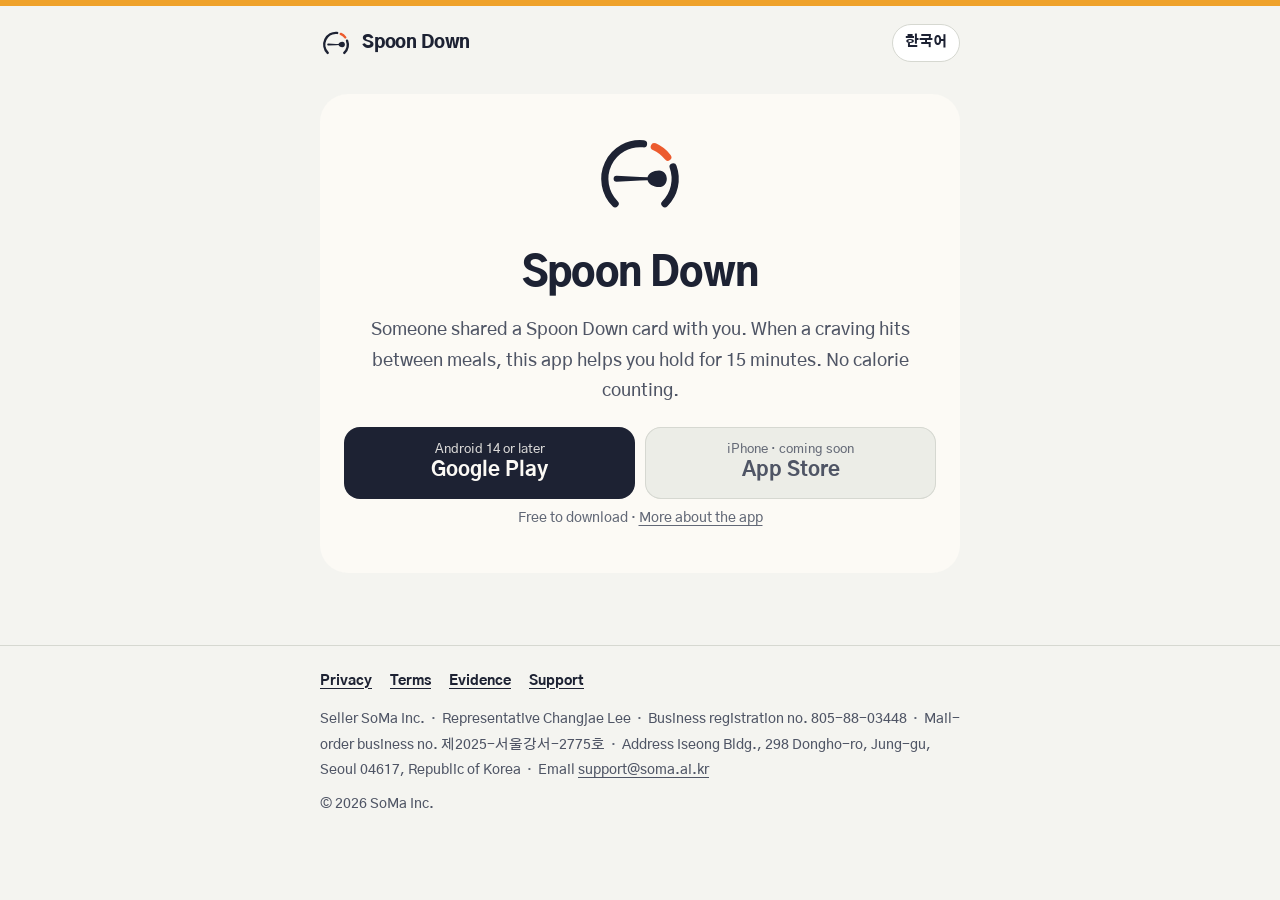
<file: s/index.html>
<!doctype html>
<html lang="en">
<head>
<meta charset="utf-8">
<meta name="viewport" content="width=device-width, initial-scale=1">
<title>Spoon Down</title>
<meta name="description" content="When a craving hits between meals, hold for 15 minutes. Get Spoon Down on the App Store or Google Play.">
<link rel="alternate" hreflang="ko" href="../ko/s/">
<link rel="alternate" hreflang="en" href="../s/">
<link rel="alternate" hreflang="x-default" href="../s/">
<link rel="icon" href="../assets/favicon.svg" type="image/svg+xml">
<link rel="apple-touch-icon" href="../assets/apple-touch-icon.png">
<meta name="theme-color" content="#F4F4F0" media="(prefers-color-scheme: light)">
<meta name="theme-color" content="#0F121A" media="(prefers-color-scheme: dark)">
<link rel="preconnect" href="https://fonts.googleapis.com">
<link rel="preconnect" href="https://fonts.gstatic.com" crossorigin>
<link rel="stylesheet" href="https://fonts.googleapis.com/css2?family=Barlow+Condensed:wght@600&amp;family=Gothic+A1:wght@500;800;900&amp;display=swap">
<link rel="stylesheet" href="../assets/site.css">
</head>
<body>
<a class="skip" href="#main">Skip to content</a>
<div class="band"></div>
<header class="site-head">
  <div class="wrap">
    <a class="brand" href="../"><svg focusable="false" aria-hidden="true" xmlns="http://www.w3.org/2000/svg" viewBox="0 0 120 120"><path d="M28.89 97.11A44 44 0 0 1 64.42 22.22M101.41 51.12A44 44 0 0 1 91.11 97.11" fill="none" stroke="currentColor" stroke-width="9" stroke-linecap="round"/><path d="M77.9 25.8A44 44 0 0 1 94.67 38.91" fill="none" class="dt" stroke="#EC5B2E" stroke-width="9" stroke-linecap="round"/><g fill="currentColor"><path transform="translate(60 66) rotate(90)" d="M3.7 29.3L2.2 0L1.9 -9.5C6.45 -10.22 10.4 -16.41 10.4 -23.9C10.4 -29.66 5.82 -33.5 0 -33.5C-5.82 -33.5 -10.4 -29.66 -10.4 -23.9C-10.4 -16.41 -6.45 -10.22 -1.9 -9.5L-2.2 0L-3.7 29.3A3.7 3.7 0 0 0 3.7 29.3Z"/></g></svg><span>Spoon Down</span></a>
    <a class="lang" href="../ko/s/" hreflang="ko" lang="ko">한국어</a>
  </div>
</header>
<main id="main">
  <div class="wrap">
<section class="hero">
  <svg focusable="false" class="mark" role="img" aria-label="Spoon Down" xmlns="http://www.w3.org/2000/svg" viewBox="0 0 120 120"><path d="M28.89 97.11A44 44 0 0 1 64.42 22.22M101.41 51.12A44 44 0 0 1 91.11 97.11" fill="none" stroke="currentColor" stroke-width="9" stroke-linecap="round"/><path d="M77.9 25.8A44 44 0 0 1 94.67 38.91" fill="none" class="dt" stroke="#EC5B2E" stroke-width="9" stroke-linecap="round"/><g fill="currentColor"><path transform="translate(60 66) rotate(90)" d="M3.7 29.3L2.2 0L1.9 -9.5C6.45 -10.22 10.4 -16.41 10.4 -23.9C10.4 -29.66 5.82 -33.5 0 -33.5C-5.82 -33.5 -10.4 -29.66 -10.4 -23.9C-10.4 -16.41 -6.45 -10.22 -1.9 -9.5L-2.2 0L-3.7 29.3A3.7 3.7 0 0 0 3.7 29.3Z"/></g></svg>
  <h1>Spoon Down</h1>
  <p class="lead">Someone shared a Spoon Down card with you. When a craving hits between meals, this app helps you hold for 15 minutes. No calorie counting.</p>
<div class="stores big">
  <a class="btn" href="https://play.google.com/store/apps/details?id=com.spoondown.spoon_down"><small>Android 14 or later</small><span>Google Play</span></a>
  <span class="btn soon" aria-disabled="true"><small>iPhone · coming soon</small><span>App Store</span></span>
</div>
  <p class="small">Free to download · <a href="../">More about the app</a></p>
</section>
  </div>
</main>
<footer class="site-foot">
  <div class="wrap">
    <nav aria-label="Site">
      <a href="../privacy/">Privacy</a>
      <a href="../terms/">Terms</a>
      <a href="../evidence/">Evidence</a>
      <a href="../support/">Support</a>
    </nav>
    <p class="biz"><span>Seller SoMa Inc.</span><span>Representative Changjae Lee</span><span>Business registration no. 805-88-03448</span><span>Mail-order business no. 제2025-서울강서-2775호</span><span>Address Iseong Bldg., 298 Dongho-ro, Jung-gu, Seoul 04617, Republic of Korea</span><span>Email <a href="mailto:support@soma.ai.kr">support@soma.ai.kr</a></span></p>
    <p>© 2026 SoMa Inc.</p>
  </div>
</footer>
</body>
</html>
</file>
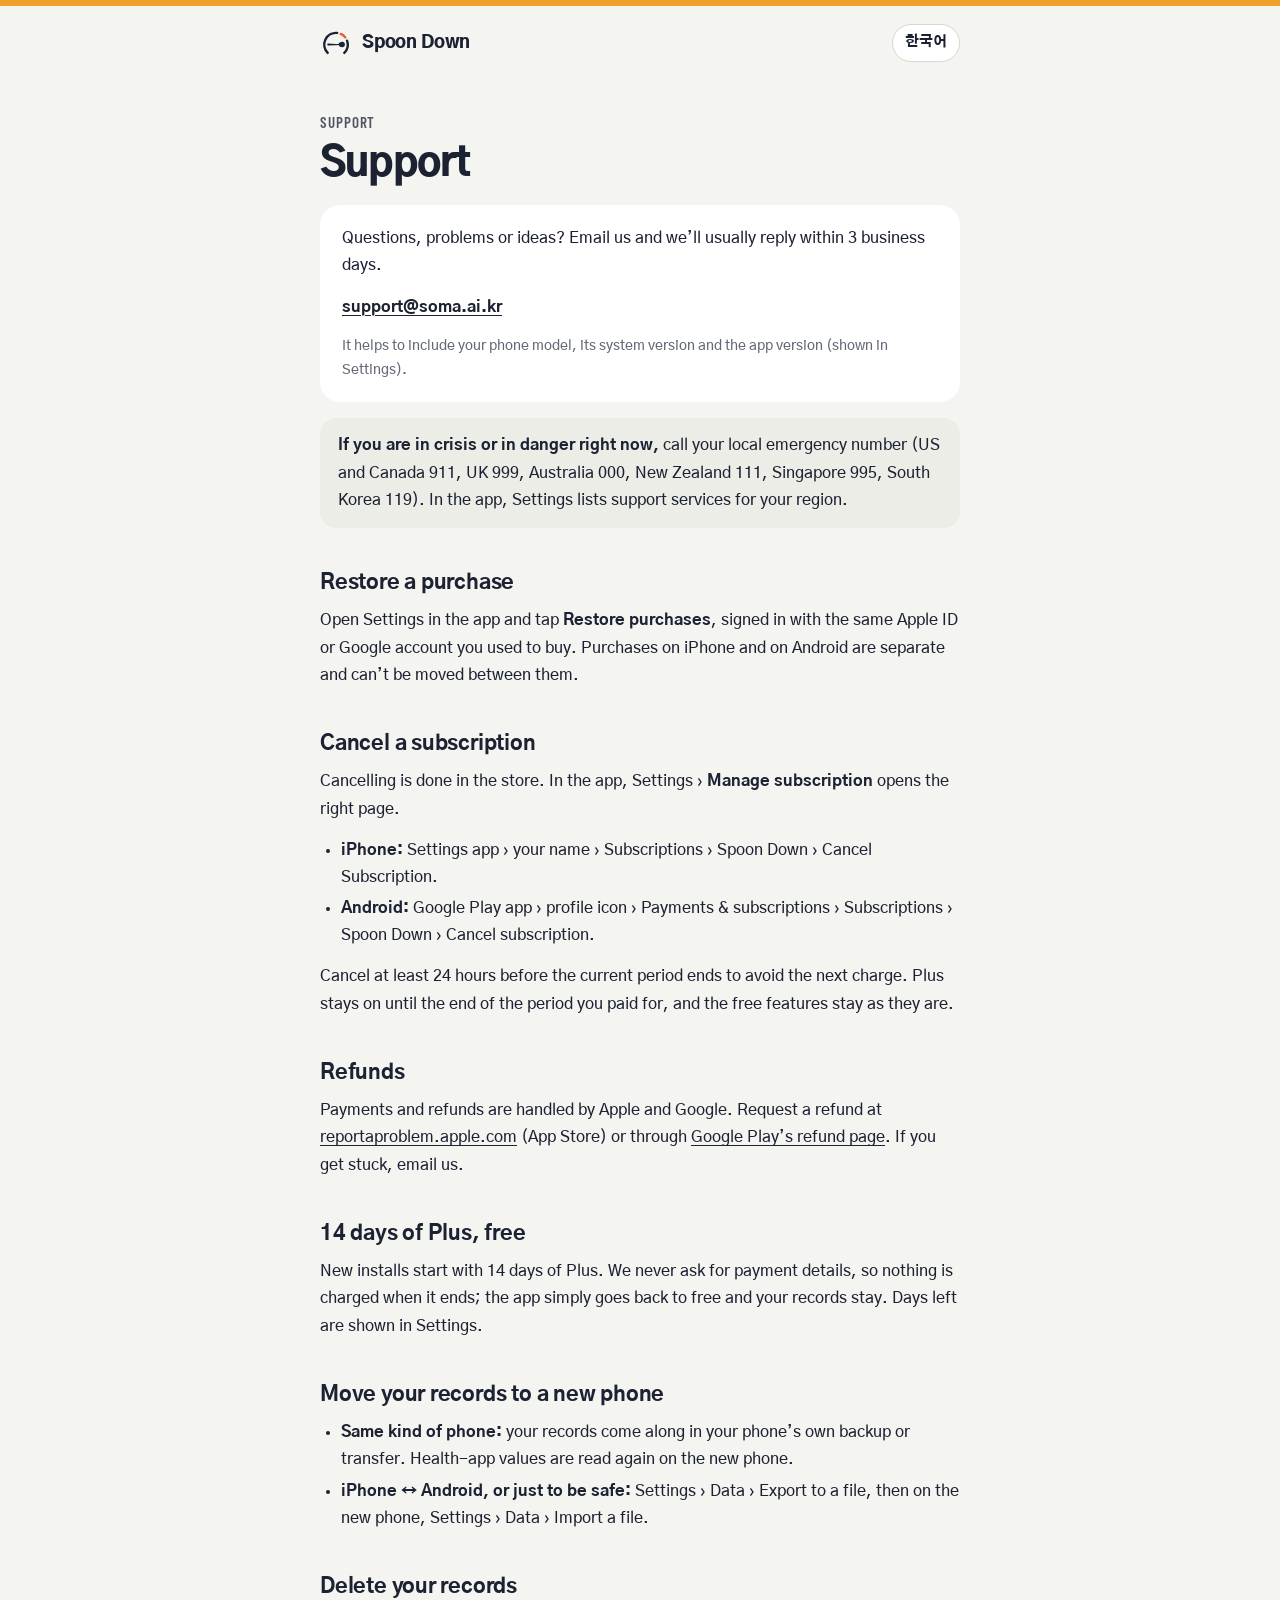
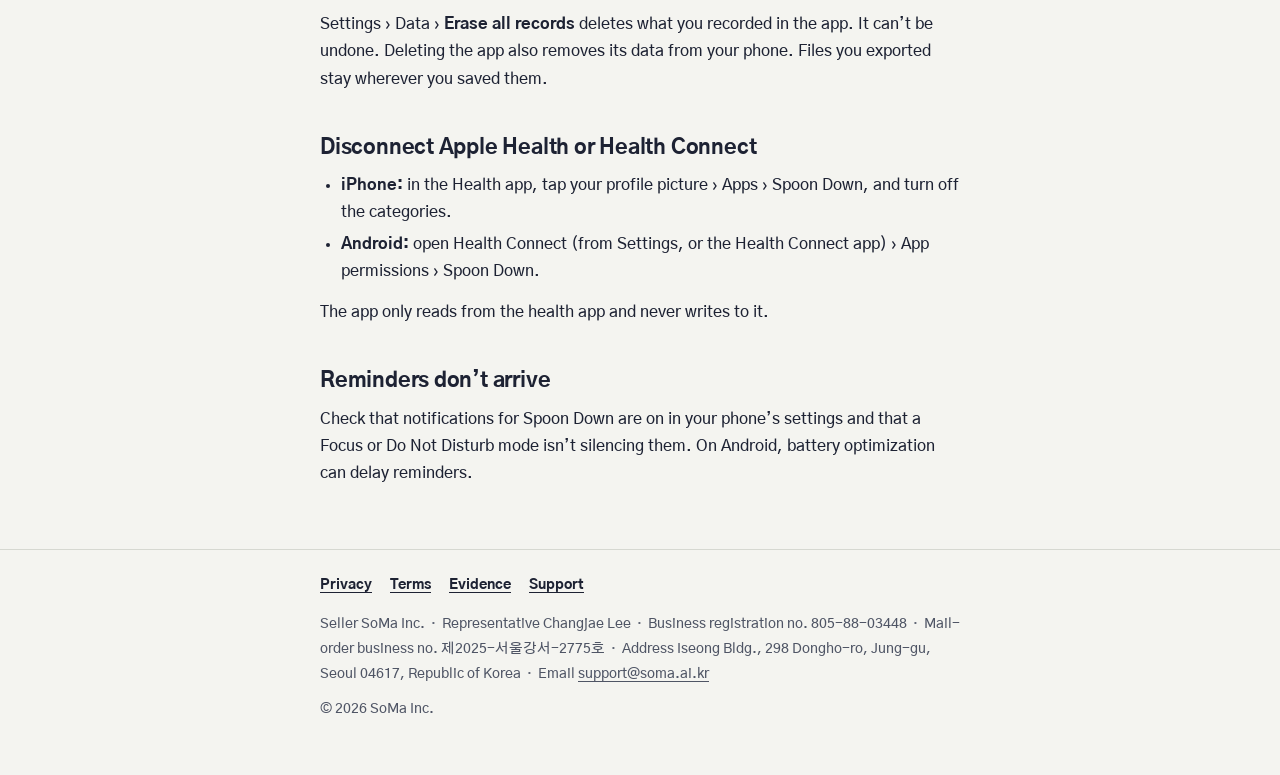
<file: support/index.html>
<!doctype html>
<html lang="en">
<head>
<meta charset="utf-8">
<meta name="viewport" content="width=device-width, initial-scale=1">
<title>Support · Spoon Down</title>
<meta name="description" content="Contact Spoon Down and find answers about purchases, subscriptions, data and health app access.">
<link rel="alternate" hreflang="ko" href="../ko/support/">
<link rel="alternate" hreflang="en" href="../support/">
<link rel="alternate" hreflang="x-default" href="../support/">
<link rel="icon" href="../assets/favicon.svg" type="image/svg+xml">
<link rel="apple-touch-icon" href="../assets/apple-touch-icon.png">
<meta name="theme-color" content="#F4F4F0" media="(prefers-color-scheme: light)">
<meta name="theme-color" content="#0F121A" media="(prefers-color-scheme: dark)">
<link rel="preconnect" href="https://fonts.googleapis.com">
<link rel="preconnect" href="https://fonts.gstatic.com" crossorigin>
<link rel="stylesheet" href="https://fonts.googleapis.com/css2?family=Barlow+Condensed:wght@600&amp;family=Gothic+A1:wght@500;800;900&amp;display=swap">
<link rel="stylesheet" href="../assets/site.css">
</head>
<body>
<a class="skip" href="#main">Skip to content</a>
<div class="band"></div>
<header class="site-head">
  <div class="wrap">
    <a class="brand" href="../"><svg focusable="false" aria-hidden="true" xmlns="http://www.w3.org/2000/svg" viewBox="0 0 120 120"><path d="M28.89 97.11A44 44 0 0 1 64.42 22.22M101.41 51.12A44 44 0 0 1 91.11 97.11" fill="none" stroke="currentColor" stroke-width="9" stroke-linecap="round"/><path d="M77.9 25.8A44 44 0 0 1 94.67 38.91" fill="none" class="dt" stroke="#EC5B2E" stroke-width="9" stroke-linecap="round"/><g fill="currentColor"><path transform="translate(60 66) rotate(90)" d="M3.7 29.3L2.2 0L1.9 -9.5C6.45 -10.22 10.4 -16.41 10.4 -23.9C10.4 -29.66 5.82 -33.5 0 -33.5C-5.82 -33.5 -10.4 -29.66 -10.4 -23.9C-10.4 -16.41 -6.45 -10.22 -1.9 -9.5L-2.2 0L-3.7 29.3A3.7 3.7 0 0 0 3.7 29.3Z"/></g></svg><span>Spoon Down</span></a>
    <a class="lang" href="../ko/support/" hreflang="ko" lang="ko">한국어</a>
  </div>
</header>
<main id="main">
  <div class="wrap">
<p class="eyebrow">Support</p>
<h1>Support</h1>
<div class="card">
  <p>Questions, problems or ideas? Email us and we’ll usually reply within 3 business days.</p>
  <p><strong><a href="mailto:support@soma.ai.kr">support@soma.ai.kr</a></strong></p>
  <p class="small">It helps to include your phone model, its system version and the app version (shown in Settings).</p>
</div>

<div class="note"><p><strong>If you are in crisis or in danger right now,</strong> call your local emergency number (US and Canada 911, UK 999, Australia 000, New Zealand 111, Singapore 995, South Korea 119). In the app, Settings lists support services for your region.</p></div>

<h2>Restore a purchase</h2>
<p>Open Settings in the app and tap <strong>Restore purchases</strong>, signed in with the same Apple ID or Google account you used to buy. Purchases on iPhone and on Android are separate and can’t be moved between them.</p>

<h2>Cancel a subscription</h2>
<p>Cancelling is done in the store. In the app, Settings › <strong>Manage subscription</strong> opens the right page.</p>
<ul>
  <li><strong>iPhone:</strong> Settings app › your name › Subscriptions › Spoon Down › Cancel Subscription.</li>
  <li><strong>Android:</strong> Google Play app › profile icon › Payments &amp; subscriptions › Subscriptions › Spoon Down › Cancel subscription.</li>
</ul>
<p>Cancel at least 24 hours before the current period ends to avoid the next charge. Plus stays on until the end of the period you paid for, and the free features stay as they are.</p>

<h2>Refunds</h2>
<p>Payments and refunds are handled by Apple and Google. Request a refund at <a href="https://reportaproblem.apple.com">reportaproblem.apple.com</a> (App Store) or through <a href="https://support.google.com/googleplay/answer/2479637">Google Play’s refund page</a>. If you get stuck, email us.</p>

<h2>14 days of Plus, free</h2>
<p>New installs start with 14 days of Plus. We never ask for payment details, so nothing is charged when it ends; the app simply goes back to free and your records stay. Days left are shown in Settings.</p>

<h2>Move your records to a new phone</h2>
<ul>
  <li><strong>Same kind of phone:</strong> your records come along in your phone’s own backup or transfer. Health-app values are read again on the new phone.</li>
  <li><strong>iPhone ↔ Android, or just to be safe:</strong> Settings › Data › Export to a file, then on the new phone, Settings › Data › Import a file.</li>
</ul>

<h2>Delete your records</h2>
<p>Settings › Data › <strong>Erase all records</strong> deletes what you recorded in the app. It can’t be undone. Deleting the app also removes its data from your phone. Files you exported stay wherever you saved them.</p>

<h2>Disconnect Apple Health or Health Connect</h2>
<ul>
  <li><strong>iPhone:</strong> in the Health app, tap your profile picture › Apps › Spoon Down, and turn off the categories.</li>
  <li><strong>Android:</strong> open Health Connect (from Settings, or the Health Connect app) › App permissions › Spoon Down.</li>
</ul>
<p>The app only reads from the health app and never writes to it.</p>

<h2>Reminders don’t arrive</h2>
<p>Check that notifications for Spoon Down are on in your phone’s settings and that a Focus or Do Not Disturb mode isn’t silencing them. On Android, battery optimization can delay reminders.</p>
  </div>
</main>
<footer class="site-foot">
  <div class="wrap">
    <nav aria-label="Site">
      <a href="../privacy/">Privacy</a>
      <a href="../terms/">Terms</a>
      <a href="../evidence/">Evidence</a>
      <a href="../support/">Support</a>
    </nav>
    <p class="biz"><span>Seller SoMa Inc.</span><span>Representative Changjae Lee</span><span>Business registration no. 805-88-03448</span><span>Mail-order business no. 제2025-서울강서-2775호</span><span>Address Iseong Bldg., 298 Dongho-ro, Jung-gu, Seoul 04617, Republic of Korea</span><span>Email <a href="mailto:support@soma.ai.kr">support@soma.ai.kr</a></span></p>
    <p>© 2026 SoMa Inc.</p>
  </div>
</footer>
</body>
</html>
</file>
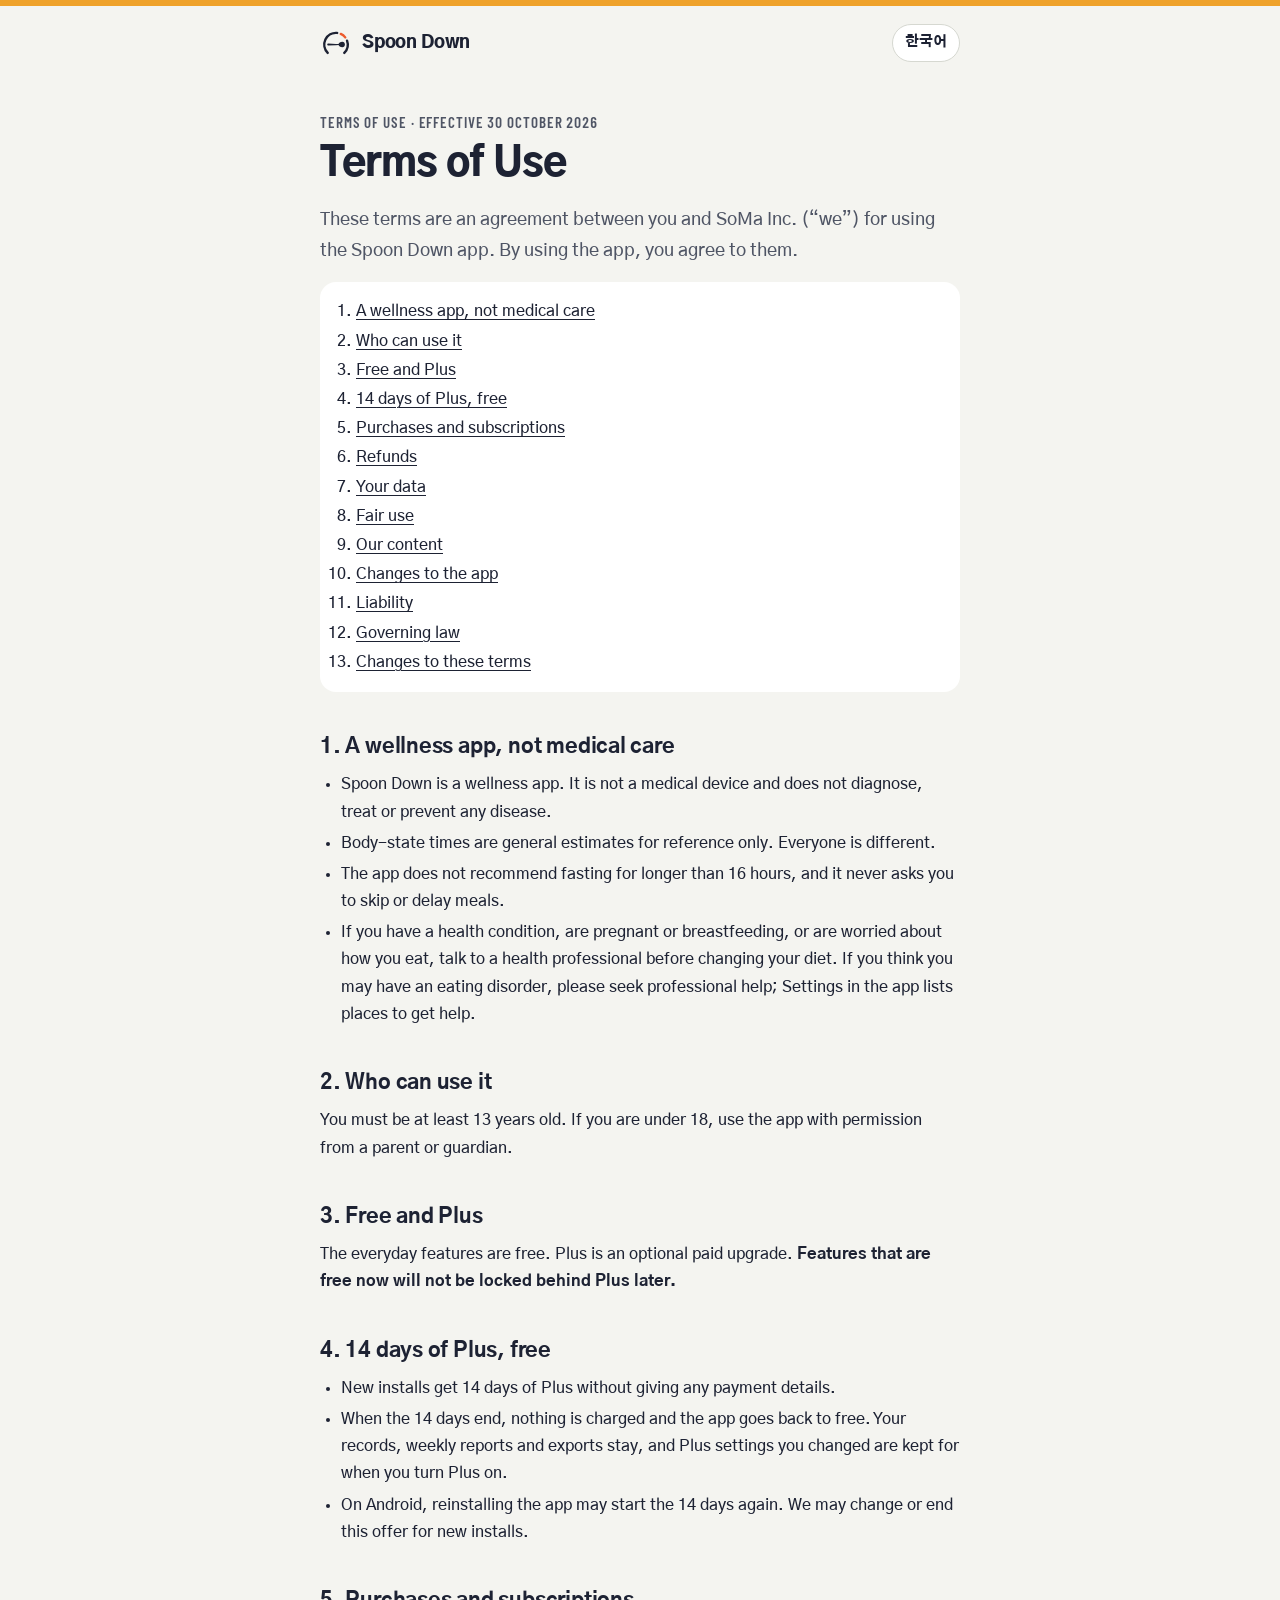
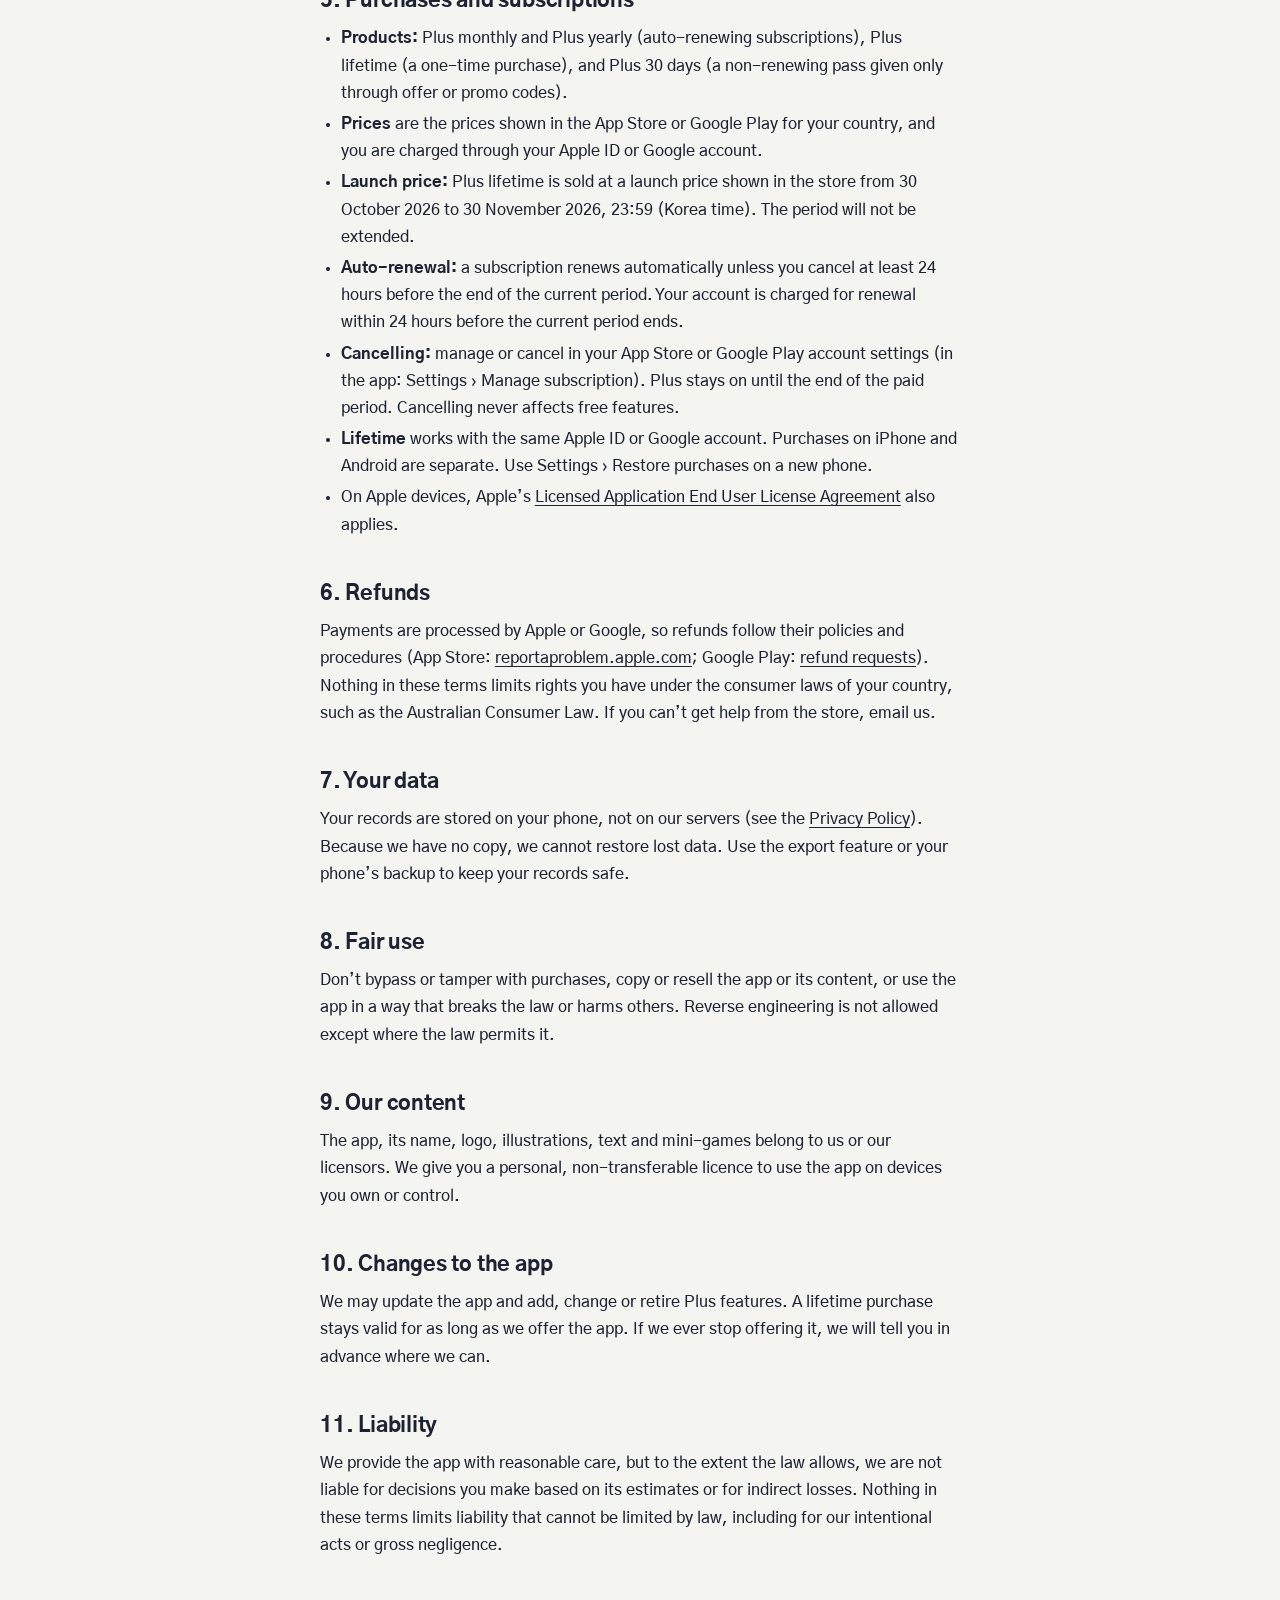
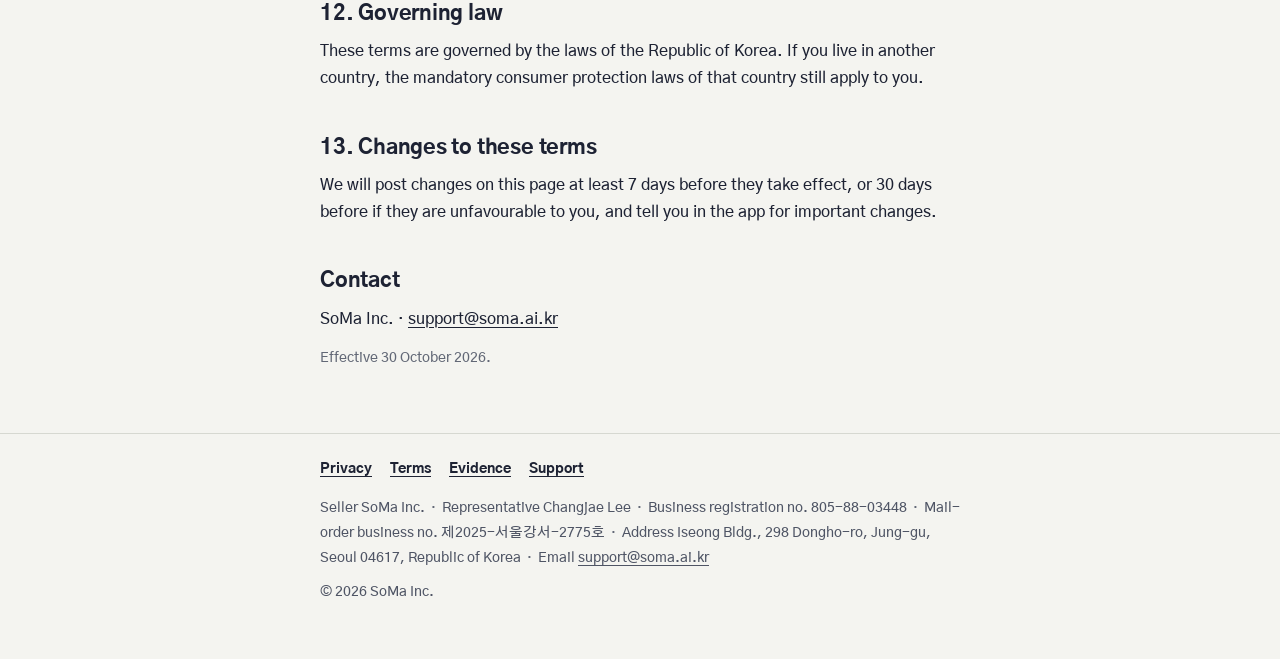
<file: terms/index.html>
<!doctype html>
<html lang="en">
<head>
<meta charset="utf-8">
<meta name="viewport" content="width=device-width, initial-scale=1">
<title>Terms of Use · Spoon Down</title>
<meta name="description" content="Terms of Use for Spoon Down, including subscriptions, auto-renewal, refunds and 14 days of Plus, free.">
<link rel="alternate" hreflang="ko" href="../ko/terms/">
<link rel="alternate" hreflang="en" href="../terms/">
<link rel="alternate" hreflang="x-default" href="../terms/">
<link rel="icon" href="../assets/favicon.svg" type="image/svg+xml">
<link rel="apple-touch-icon" href="../assets/apple-touch-icon.png">
<meta name="theme-color" content="#F4F4F0" media="(prefers-color-scheme: light)">
<meta name="theme-color" content="#0F121A" media="(prefers-color-scheme: dark)">
<link rel="preconnect" href="https://fonts.googleapis.com">
<link rel="preconnect" href="https://fonts.gstatic.com" crossorigin>
<link rel="stylesheet" href="https://fonts.googleapis.com/css2?family=Barlow+Condensed:wght@600&amp;family=Gothic+A1:wght@500;800;900&amp;display=swap">
<link rel="stylesheet" href="../assets/site.css">
</head>
<body>
<a class="skip" href="#main">Skip to content</a>
<div class="band"></div>
<header class="site-head">
  <div class="wrap">
    <a class="brand" href="../"><svg focusable="false" aria-hidden="true" xmlns="http://www.w3.org/2000/svg" viewBox="0 0 120 120"><path d="M28.89 97.11A44 44 0 0 1 64.42 22.22M101.41 51.12A44 44 0 0 1 91.11 97.11" fill="none" stroke="currentColor" stroke-width="9" stroke-linecap="round"/><path d="M77.9 25.8A44 44 0 0 1 94.67 38.91" fill="none" class="dt" stroke="#EC5B2E" stroke-width="9" stroke-linecap="round"/><g fill="currentColor"><path transform="translate(60 66) rotate(90)" d="M3.7 29.3L2.2 0L1.9 -9.5C6.45 -10.22 10.4 -16.41 10.4 -23.9C10.4 -29.66 5.82 -33.5 0 -33.5C-5.82 -33.5 -10.4 -29.66 -10.4 -23.9C-10.4 -16.41 -6.45 -10.22 -1.9 -9.5L-2.2 0L-3.7 29.3A3.7 3.7 0 0 0 3.7 29.3Z"/></g></svg><span>Spoon Down</span></a>
    <a class="lang" href="../ko/terms/" hreflang="ko" lang="ko">한국어</a>
  </div>
</header>
<main id="main">
  <div class="wrap">
<p class="eyebrow">Terms of Use · Effective 30 October 2026</p>
<h1>Terms of Use</h1>
<p class="lead">These terms are an agreement between you and SoMa Inc. (“we”) for using the Spoon Down app. By using the app, you agree to them.</p>

<ol class="toc">
  <li><a href="#wellness">A wellness app, not medical care</a></li>
  <li><a href="#who">Who can use it</a></li>
  <li><a href="#free">Free and Plus</a></li>
  <li><a href="#taste">14 days of Plus, free</a></li>
  <li><a href="#buy">Purchases and subscriptions</a></li>
  <li><a href="#refund">Refunds</a></li>
  <li><a href="#data">Your data</a></li>
  <li><a href="#rules">Fair use</a></li>
  <li><a href="#ip">Our content</a></li>
  <li><a href="#change">Changes to the app</a></li>
  <li><a href="#liability">Liability</a></li>
  <li><a href="#law">Governing law</a></li>
  <li><a href="#terms-change">Changes to these terms</a></li>
</ol>

<h2 id="wellness">1. A wellness app, not medical care</h2>
<ul>
  <li>Spoon Down is a wellness app. It is not a medical device and does not diagnose, treat or prevent any disease.</li>
  <li>Body-state times are general estimates for reference only. Everyone is different.</li>
  <li>The app does not recommend fasting for longer than 16 hours, and it never asks you to skip or delay meals.</li>
  <li>If you have a health condition, are pregnant or breastfeeding, or are worried about how you eat, talk to a health professional before changing your diet. If you think you may have an eating disorder, please seek professional help; Settings in the app lists places to get help.</li>
</ul>

<h2 id="who">2. Who can use it</h2>
<p>You must be at least 13 years old. If you are under 18, use the app with permission from a parent or guardian.</p>

<h2 id="free">3. Free and Plus</h2>
<p>The everyday features are free. Plus is an optional paid upgrade. <strong>Features that are free now will not be locked behind Plus later.</strong></p>

<h2 id="taste">4. 14 days of Plus, free</h2>
<ul>
  <li>New installs get 14 days of Plus without giving any payment details.</li>
  <li>When the 14 days end, nothing is charged and the app goes back to free. Your records, weekly reports and exports stay, and Plus settings you changed are kept for when you turn Plus on.</li>
  <li>On Android, reinstalling the app may start the 14 days again. We may change or end this offer for new installs.</li>
</ul>

<h2 id="buy">5. Purchases and subscriptions</h2>
<ul>
  <li><strong>Products:</strong> Plus monthly and Plus yearly (auto-renewing subscriptions), Plus lifetime (a one-time purchase), and Plus 30 days (a non-renewing pass given only through offer or promo codes).</li>
  <li><strong>Prices</strong> are the prices shown in the App Store or Google Play for your country, and you are charged through your Apple ID or Google account.</li>
  <li><strong>Launch price:</strong> Plus lifetime is sold at a launch price shown in the store from 30 October 2026 to 30 November 2026, 23:59 (Korea time). The period will not be extended.</li>
  <li><strong>Auto-renewal:</strong> a subscription renews automatically unless you cancel at least 24 hours before the end of the current period. Your account is charged for renewal within 24 hours before the current period ends.</li>
  <li><strong>Cancelling:</strong> manage or cancel in your App Store or Google Play account settings (in the app: Settings › Manage subscription). Plus stays on until the end of the paid period. Cancelling never affects free features.</li>
  <li><strong>Lifetime</strong> works with the same Apple ID or Google account. Purchases on iPhone and Android are separate. Use Settings › Restore purchases on a new phone.</li>
  <li>On Apple devices, Apple’s <a href="https://www.apple.com/legal/internet-services/itunes/dev/stdeula/">Licensed Application End User License Agreement</a> also applies.</li>
</ul>

<h2 id="refund">6. Refunds</h2>
<p>Payments are processed by Apple or Google, so refunds follow their policies and procedures (App Store: <a href="https://reportaproblem.apple.com">reportaproblem.apple.com</a>; Google Play: <a href="https://support.google.com/googleplay/answer/2479637">refund requests</a>). Nothing in these terms limits rights you have under the consumer laws of your country, such as the Australian Consumer Law. If you can’t get help from the store, email us.</p>

<h2 id="data">7. Your data</h2>
<p>Your records are stored on your phone, not on our servers (see the <a href="../privacy/">Privacy Policy</a>). Because we have no copy, we cannot restore lost data. Use the export feature or your phone’s backup to keep your records safe.</p>

<h2 id="rules">8. Fair use</h2>
<p>Don’t bypass or tamper with purchases, copy or resell the app or its content, or use the app in a way that breaks the law or harms others. Reverse engineering is not allowed except where the law permits it.</p>

<h2 id="ip">9. Our content</h2>
<p>The app, its name, logo, illustrations, text and mini-games belong to us or our licensors. We give you a personal, non-transferable licence to use the app on devices you own or control.</p>

<h2 id="change">10. Changes to the app</h2>
<p>We may update the app and add, change or retire Plus features. A lifetime purchase stays valid for as long as we offer the app. If we ever stop offering it, we will tell you in advance where we can.</p>

<h2 id="liability">11. Liability</h2>
<p>We provide the app with reasonable care, but to the extent the law allows, we are not liable for decisions you make based on its estimates or for indirect losses. Nothing in these terms limits liability that cannot be limited by law, including for our intentional acts or gross negligence.</p>

<h2 id="law">12. Governing law</h2>
<p>These terms are governed by the laws of the Republic of Korea. If you live in another country, the mandatory consumer protection laws of that country still apply to you.</p>

<h2 id="terms-change">13. Changes to these terms</h2>
<p>We will post changes on this page at least 7 days before they take effect, or 30 days before if they are unfavourable to you, and tell you in the app for important changes.</p>

<h2>Contact</h2>
<p>SoMa Inc. · <a href="mailto:support@soma.ai.kr">support@soma.ai.kr</a></p>
<p class="small">Effective 30 October 2026.</p>
  </div>
</main>
<footer class="site-foot">
  <div class="wrap">
    <nav aria-label="Site">
      <a href="../privacy/">Privacy</a>
      <a href="../terms/">Terms</a>
      <a href="../evidence/">Evidence</a>
      <a href="../support/">Support</a>
    </nav>
    <p class="biz"><span>Seller SoMa Inc.</span><span>Representative Changjae Lee</span><span>Business registration no. 805-88-03448</span><span>Mail-order business no. 제2025-서울강서-2775호</span><span>Address Iseong Bldg., 298 Dongho-ro, Jung-gu, Seoul 04617, Republic of Korea</span><span>Email <a href="mailto:support@soma.ai.kr">support@soma.ai.kr</a></span></p>
    <p>© 2026 SoMa Inc.</p>
  </div>
</footer>
</body>
</html>
</file>
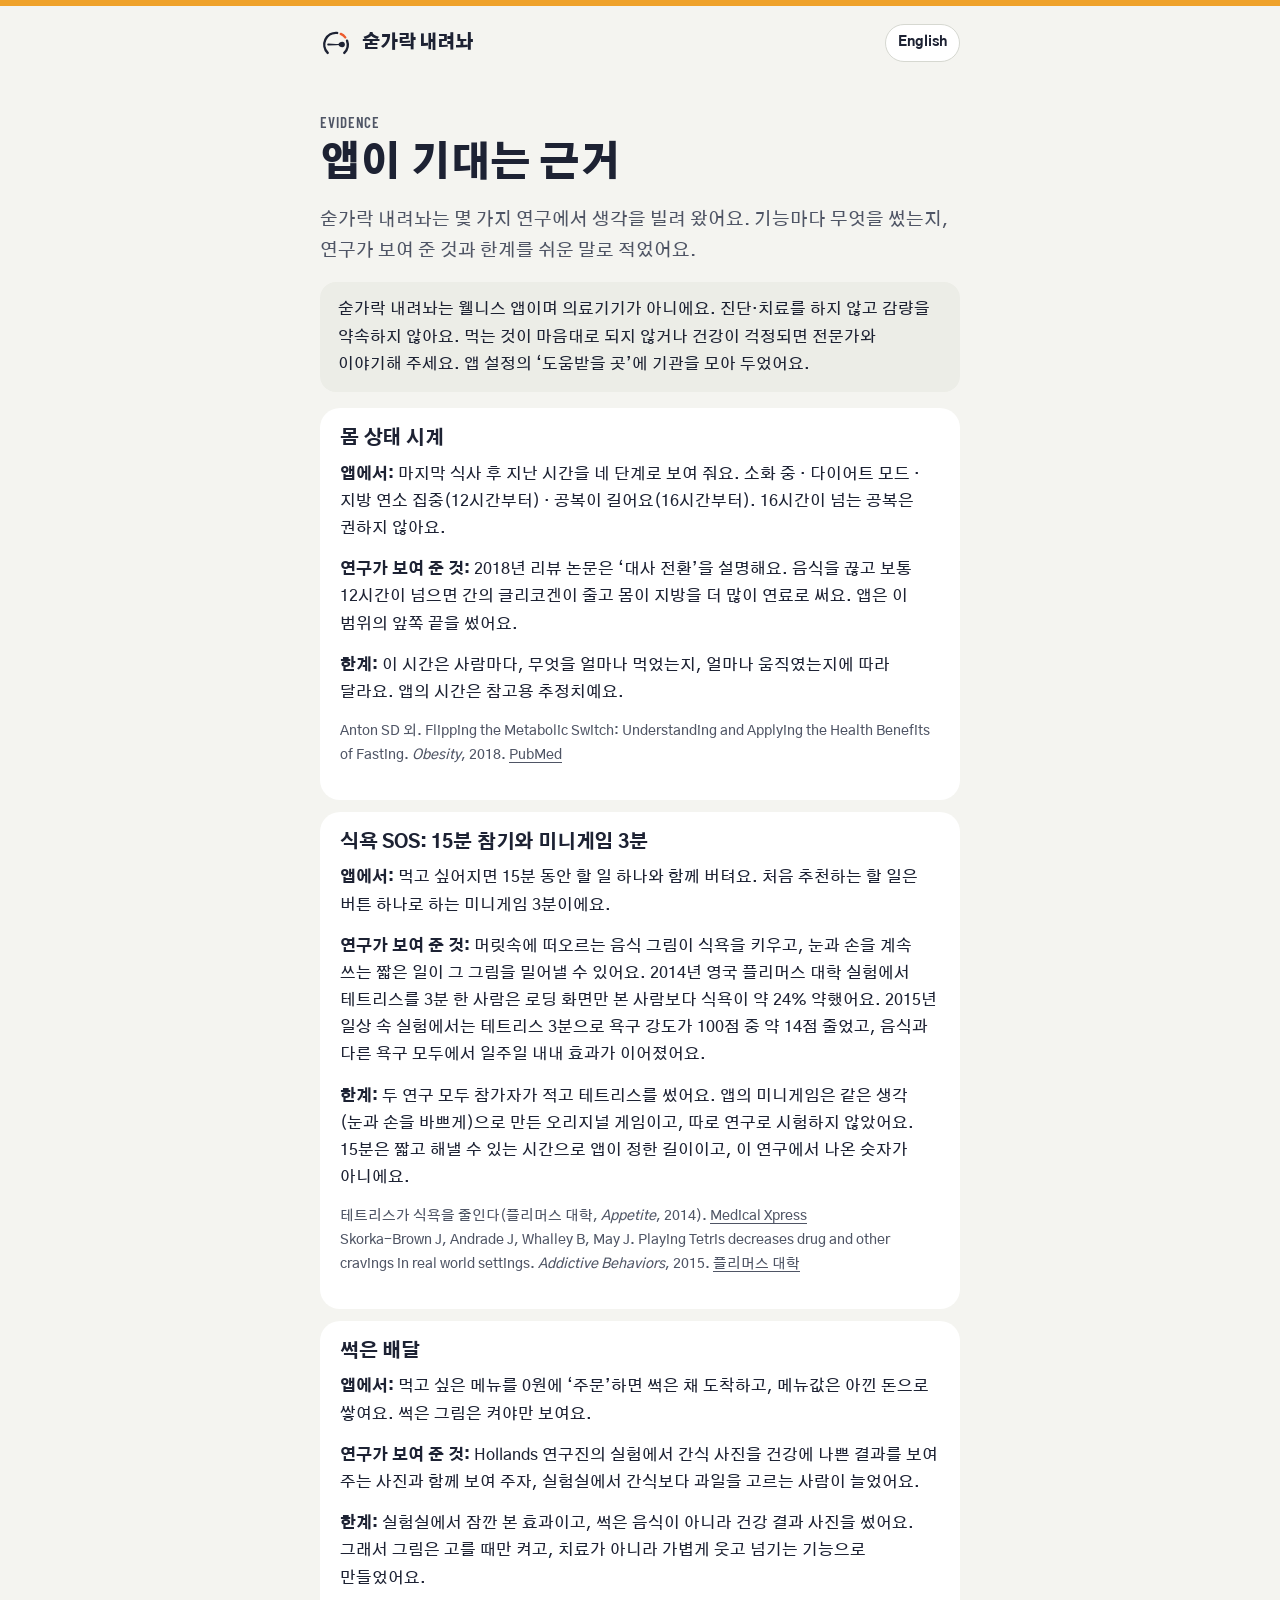
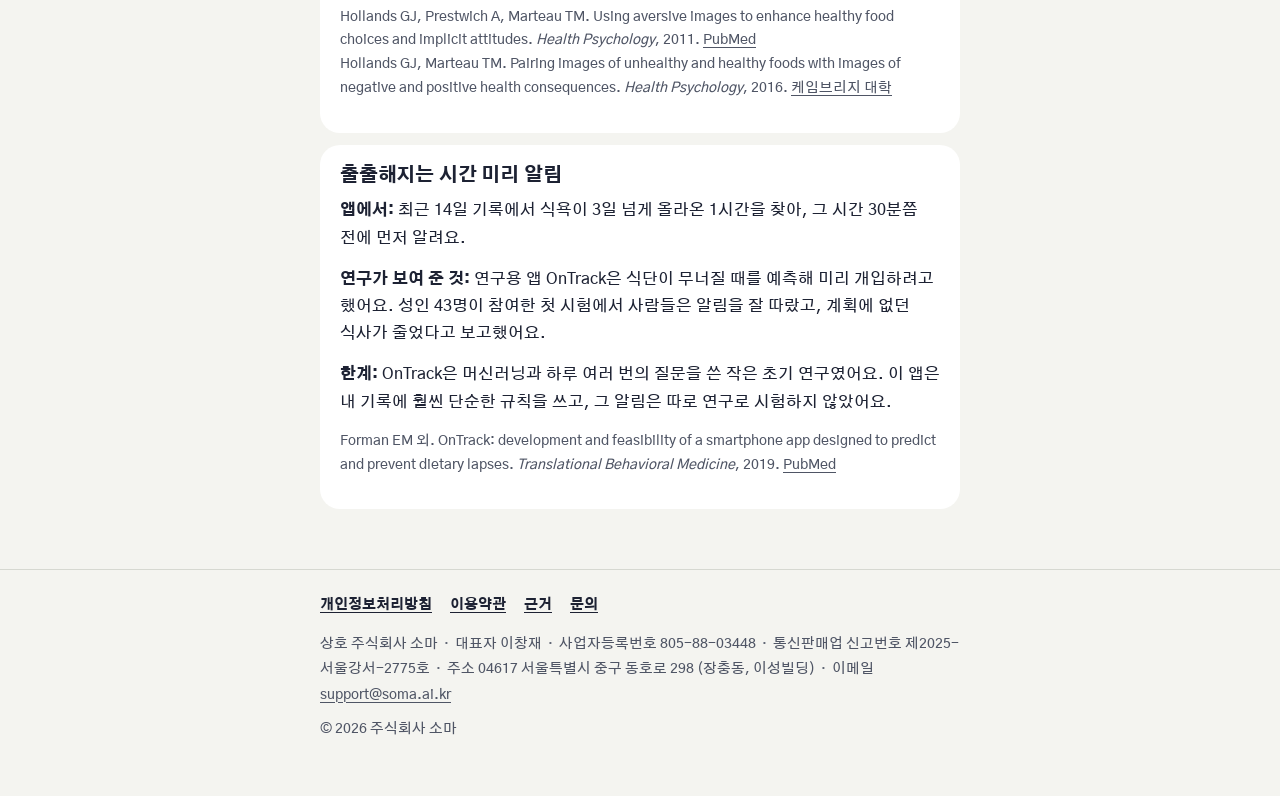
<file: ko/evidence/index.html>
<!doctype html>
<html lang="ko">
<head>
<meta charset="utf-8">
<meta name="viewport" content="width=device-width, initial-scale=1">
<title>근거 · 숟가락 내려놔</title>
<meta name="description" content="숟가락 내려놔의 기능이 기대는 연구와 그 한계를 쉬운 말로 정리했어요.">
<link rel="alternate" hreflang="ko" href="../../ko/evidence/">
<link rel="alternate" hreflang="en" href="../../evidence/">
<link rel="alternate" hreflang="x-default" href="../../evidence/">
<link rel="icon" href="../../assets/favicon.svg" type="image/svg+xml">
<link rel="apple-touch-icon" href="../../assets/apple-touch-icon.png">
<meta name="theme-color" content="#F4F4F0" media="(prefers-color-scheme: light)">
<meta name="theme-color" content="#0F121A" media="(prefers-color-scheme: dark)">
<link rel="preconnect" href="https://fonts.googleapis.com">
<link rel="preconnect" href="https://fonts.gstatic.com" crossorigin>
<link rel="stylesheet" href="https://fonts.googleapis.com/css2?family=Barlow+Condensed:wght@600&amp;family=Gothic+A1:wght@500;800;900&amp;display=swap">
<link rel="stylesheet" href="../../assets/site.css">
</head>
<body>
<a class="skip" href="#main">본문으로 건너뛰기</a>
<div class="band"></div>
<header class="site-head">
  <div class="wrap">
    <a class="brand" href="../../ko/"><svg focusable="false" aria-hidden="true" xmlns="http://www.w3.org/2000/svg" viewBox="0 0 120 120"><path d="M28.89 97.11A44 44 0 0 1 64.42 22.22M101.41 51.12A44 44 0 0 1 91.11 97.11" fill="none" stroke="currentColor" stroke-width="9" stroke-linecap="round"/><path d="M77.9 25.8A44 44 0 0 1 94.67 38.91" fill="none" class="dt" stroke="#EC5B2E" stroke-width="9" stroke-linecap="round"/><g fill="currentColor"><path transform="translate(60 66) rotate(90)" d="M3.7 29.3L2.2 0L1.9 -9.5C6.45 -10.22 10.4 -16.41 10.4 -23.9C10.4 -29.66 5.82 -33.5 0 -33.5C-5.82 -33.5 -10.4 -29.66 -10.4 -23.9C-10.4 -16.41 -6.45 -10.22 -1.9 -9.5L-2.2 0L-3.7 29.3A3.7 3.7 0 0 0 3.7 29.3Z"/></g></svg><span>숟가락 내려놔</span></a>
    <a class="lang" href="../../evidence/" hreflang="en" lang="en">English</a>
  </div>
</header>
<main id="main">
  <div class="wrap">
<p class="eyebrow">Evidence</p>
<h1>앱이 기대는 근거</h1>
<p class="lead">숟가락 내려놔는 몇 가지 연구에서 생각을 빌려 왔어요. 기능마다 무엇을 썼는지, 연구가 보여 준 것과 한계를 쉬운 말로 적었어요.</p>
<div class="note"><p>숟가락 내려놔는 웰니스 앱이며 의료기기가 아니에요. 진단·치료를 하지 않고 감량을 약속하지 않아요. 먹는 것이 마음대로 되지 않거나 건강이 걱정되면 전문가와 이야기해 주세요. 앱 설정의 ‘도움받을 곳’에 기관을 모아 두었어요.</p></div>

<ul class="evidence">
  <li>
    <h2>몸 상태 시계</h2>
    <p><span class="label">앱에서:</span> 마지막 식사 후 지난 시간을 네 단계로 보여 줘요. 소화 중 · 다이어트 모드 · 지방 연소 집중(12시간부터) · 공복이 길어요(16시간부터). 16시간이 넘는 공복은 권하지 않아요.</p>
    <p><span class="label">연구가 보여 준 것:</span> 2018년 리뷰 논문은 ‘대사 전환’을 설명해요. 음식을 끊고 보통 12시간이 넘으면 간의 글리코겐이 줄고 몸이 지방을 더 많이 연료로 써요. 앱은 이 범위의 앞쪽 끝을 썼어요.</p>
    <p><span class="label">한계:</span> 이 시간은 사람마다, 무엇을 얼마나 먹었는지, 얼마나 움직였는지에 따라 달라요. 앱의 시간은 참고용 추정치예요.</p>
    <p class="cite">Anton SD 외. Flipping the Metabolic Switch: Understanding and Applying the Health Benefits of Fasting. <i>Obesity</i>, 2018. <a href="https://pubmed.ncbi.nlm.nih.gov/29086496/">PubMed</a></p>
  </li>
  <li>
    <h2>식욕 SOS: 15분 참기와 미니게임 3분</h2>
    <p><span class="label">앱에서:</span> 먹고 싶어지면 15분 동안 할 일 하나와 함께 버텨요. 처음 추천하는 할 일은 버튼 하나로 하는 미니게임 3분이에요.</p>
    <p><span class="label">연구가 보여 준 것:</span> 머릿속에 떠오르는 음식 그림이 식욕을 키우고, 눈과 손을 계속 쓰는 짧은 일이 그 그림을 밀어낼 수 있어요. 2014년 영국 플리머스 대학 실험에서 테트리스를 3분 한 사람은 로딩 화면만 본 사람보다 식욕이 약 24% 약했어요. 2015년 일상 속 실험에서는 테트리스 3분으로 욕구 강도가 100점 중 약 14점 줄었고, 음식과 다른 욕구 모두에서 일주일 내내 효과가 이어졌어요.</p>
    <p><span class="label">한계:</span> 두 연구 모두 참가자가 적고 테트리스를 썼어요. 앱의 미니게임은 같은 생각(눈과 손을 바쁘게)으로 만든 오리지널 게임이고, 따로 연구로 시험하지 않았어요. 15분은 짧고 해낼 수 있는 시간으로 앱이 정한 길이이고, 이 연구에서 나온 숫자가 아니에요.</p>
    <p class="cite">테트리스가 식욕을 줄인다(플리머스 대학, <i>Appetite</i>, 2014). <a href="https://m.medicalxpress.com/news/2014-02-tetris-diminish-cravings-food-cigarettes.html">Medical Xpress</a><br>
    Skorka-Brown J, Andrade J, Whalley B, May J. Playing Tetris decreases drug and other cravings in real world settings. <i>Addictive Behaviors</i>, 2015. <a href="https://researchportal.plymouth.ac.uk/en/publications/playing-tetris-decreases-drug-and-other-cravings-in-real-world-se-2/">플리머스 대학</a></p>
  </li>
  <li>
    <h2>썩은 배달</h2>
    <p><span class="label">앱에서:</span> 먹고 싶은 메뉴를 0원에 ‘주문’하면 썩은 채 도착하고, 메뉴값은 아낀 돈으로 쌓여요. 썩은 그림은 켜야만 보여요.</p>
    <p><span class="label">연구가 보여 준 것:</span> Hollands 연구진의 실험에서 간식 사진을 건강에 나쁜 결과를 보여 주는 사진과 함께 보여 주자, 실험실에서 간식보다 과일을 고르는 사람이 늘었어요.</p>
    <p><span class="label">한계:</span> 실험실에서 잠깐 본 효과이고, 썩은 음식이 아니라 건강 결과 사진을 썼어요. 그래서 그림은 고를 때만 켜고, 치료가 아니라 가볍게 웃고 넘기는 기능으로 만들었어요.</p>
    <p class="cite">Hollands GJ, Prestwich A, Marteau TM. Using aversive images to enhance healthy food choices and implicit attitudes. <i>Health Psychology</i>, 2011. <a href="https://pubmed.ncbi.nlm.nih.gov/21401253/">PubMed</a><br>
    Hollands GJ, Marteau TM. Pairing images of unhealthy and healthy foods with images of negative and positive health consequences. <i>Health Psychology</i>, 2016. <a href="https://www.repository.cam.ac.uk/handle/1810/250327">케임브리지 대학</a></p>
  </li>
  <li>
    <h2>출출해지는 시간 미리 알림</h2>
    <p><span class="label">앱에서:</span> 최근 14일 기록에서 식욕이 3일 넘게 올라온 1시간을 찾아, 그 시간 30분쯤 전에 먼저 알려요.</p>
    <p><span class="label">연구가 보여 준 것:</span> 연구용 앱 OnTrack은 식단이 무너질 때를 예측해 미리 개입하려고 했어요. 성인 43명이 참여한 첫 시험에서 사람들은 알림을 잘 따랐고, 계획에 없던 식사가 줄었다고 보고했어요.</p>
    <p><span class="label">한계:</span> OnTrack은 머신러닝과 하루 여러 번의 질문을 쓴 작은 초기 연구였어요. 이 앱은 내 기록에 훨씬 단순한 규칙을 쓰고, 그 알림은 따로 연구로 시험하지 않았어요.</p>
    <p class="cite">Forman EM 외. OnTrack: development and feasibility of a smartphone app designed to predict and prevent dietary lapses. <i>Translational Behavioral Medicine</i>, 2019. <a href="https://pubmed.ncbi.nlm.nih.gov/29617911">PubMed</a></p>
  </li>
</ul>
  </div>
</main>
<footer class="site-foot">
  <div class="wrap">
    <nav aria-label="사이트">
      <a href="../../ko/privacy/">개인정보처리방침</a>
      <a href="../../ko/terms/">이용약관</a>
      <a href="../../ko/evidence/">근거</a>
      <a href="../../ko/support/">문의</a>
    </nav>
    <p class="biz"><span>상호 주식회사 소마</span><span>대표자 이창재</span><span>사업자등록번호 805-88-03448</span><span>통신판매업 신고번호 제2025-서울강서-2775호</span><span>주소 04617 서울특별시 중구 동호로 298 (장충동, 이성빌딩)</span><span>이메일 <a href="mailto:support@soma.ai.kr">support@soma.ai.kr</a></span></p>
    <p>© 2026 주식회사 소마</p>
  </div>
</footer>
</body>
</html>
</file>
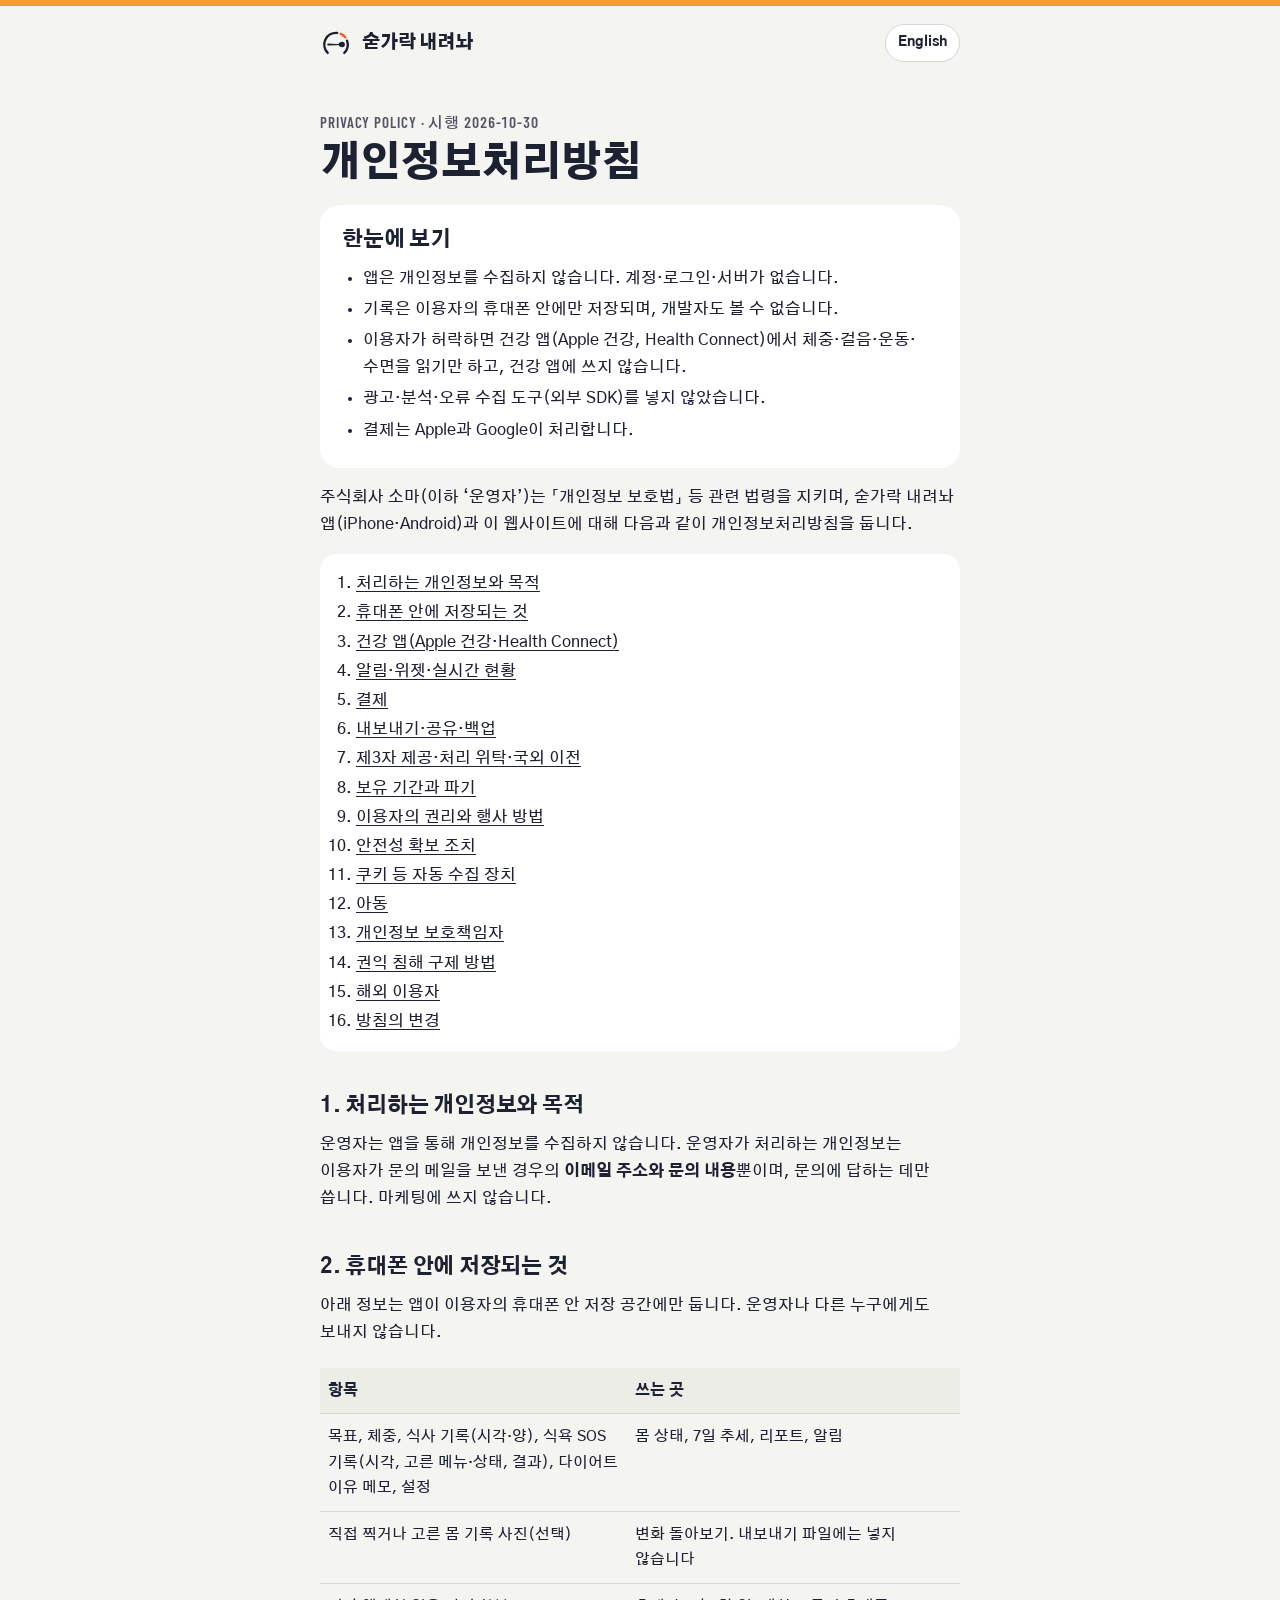
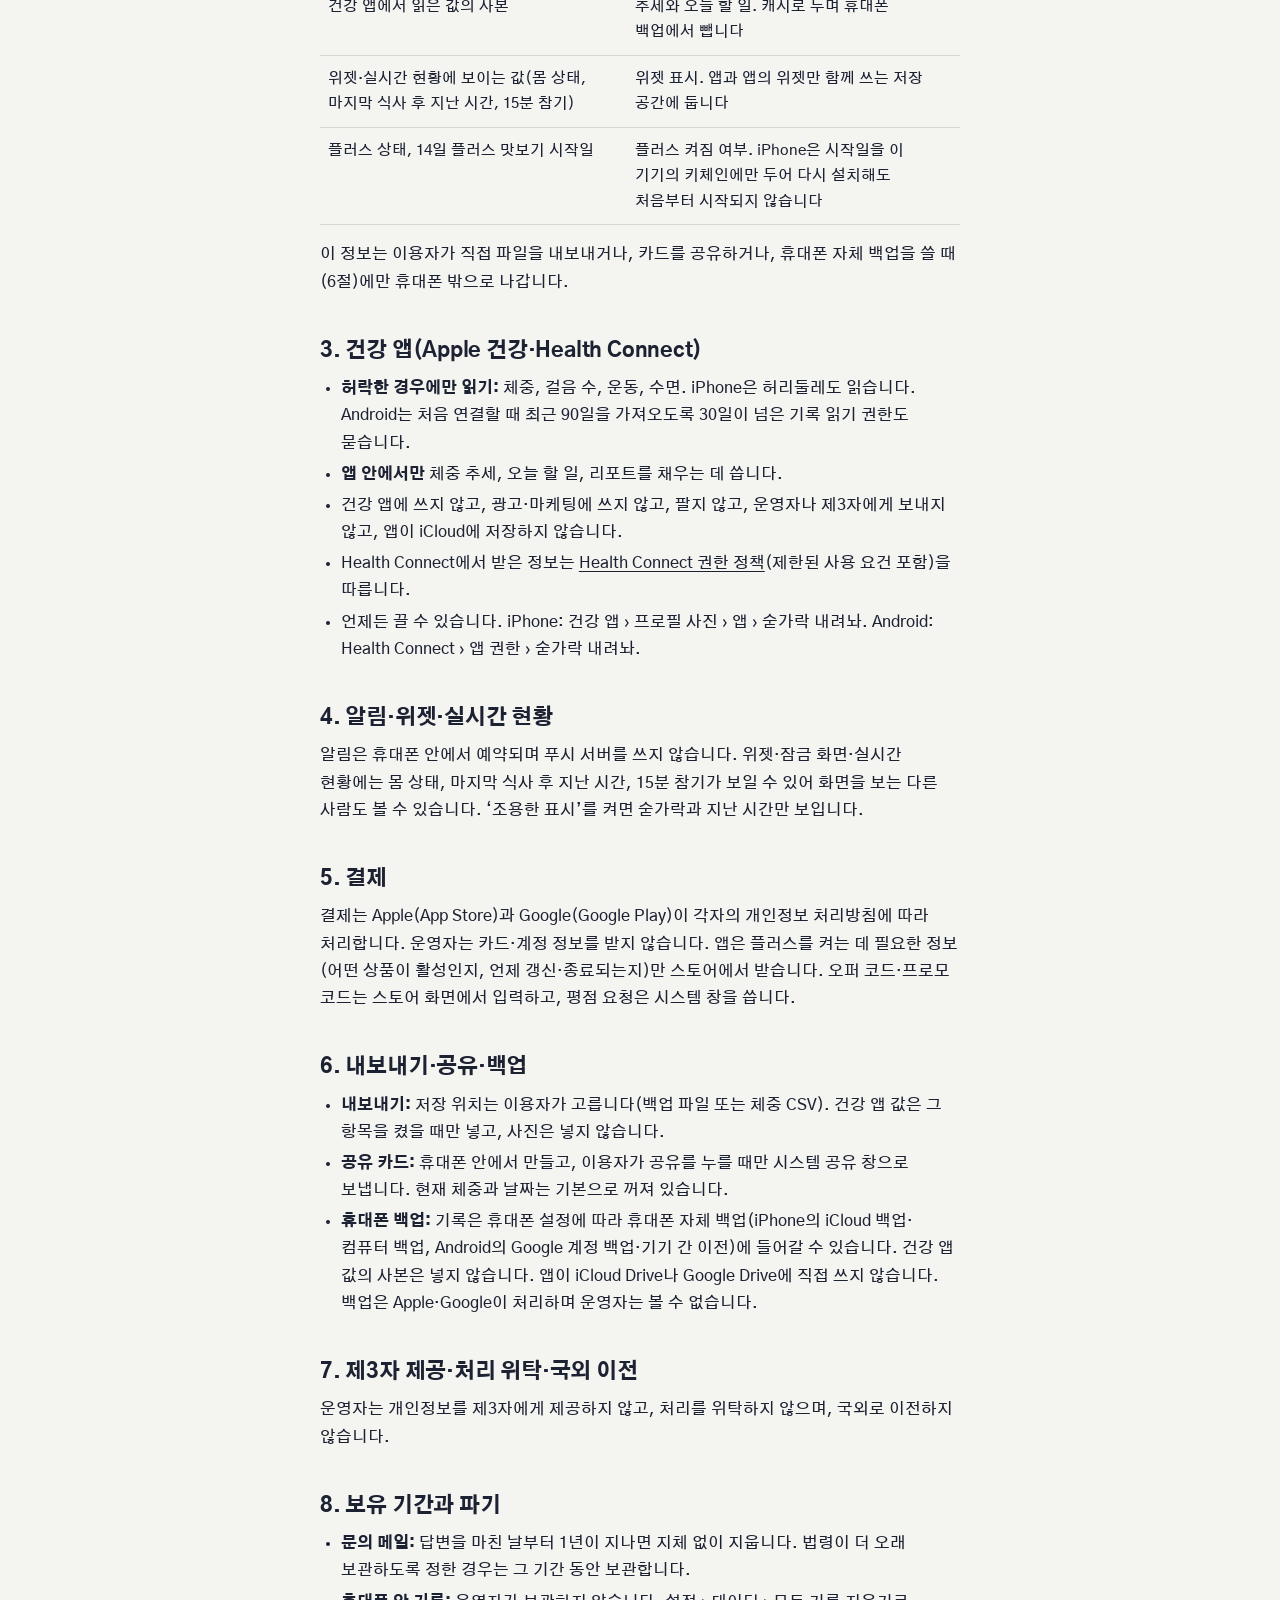
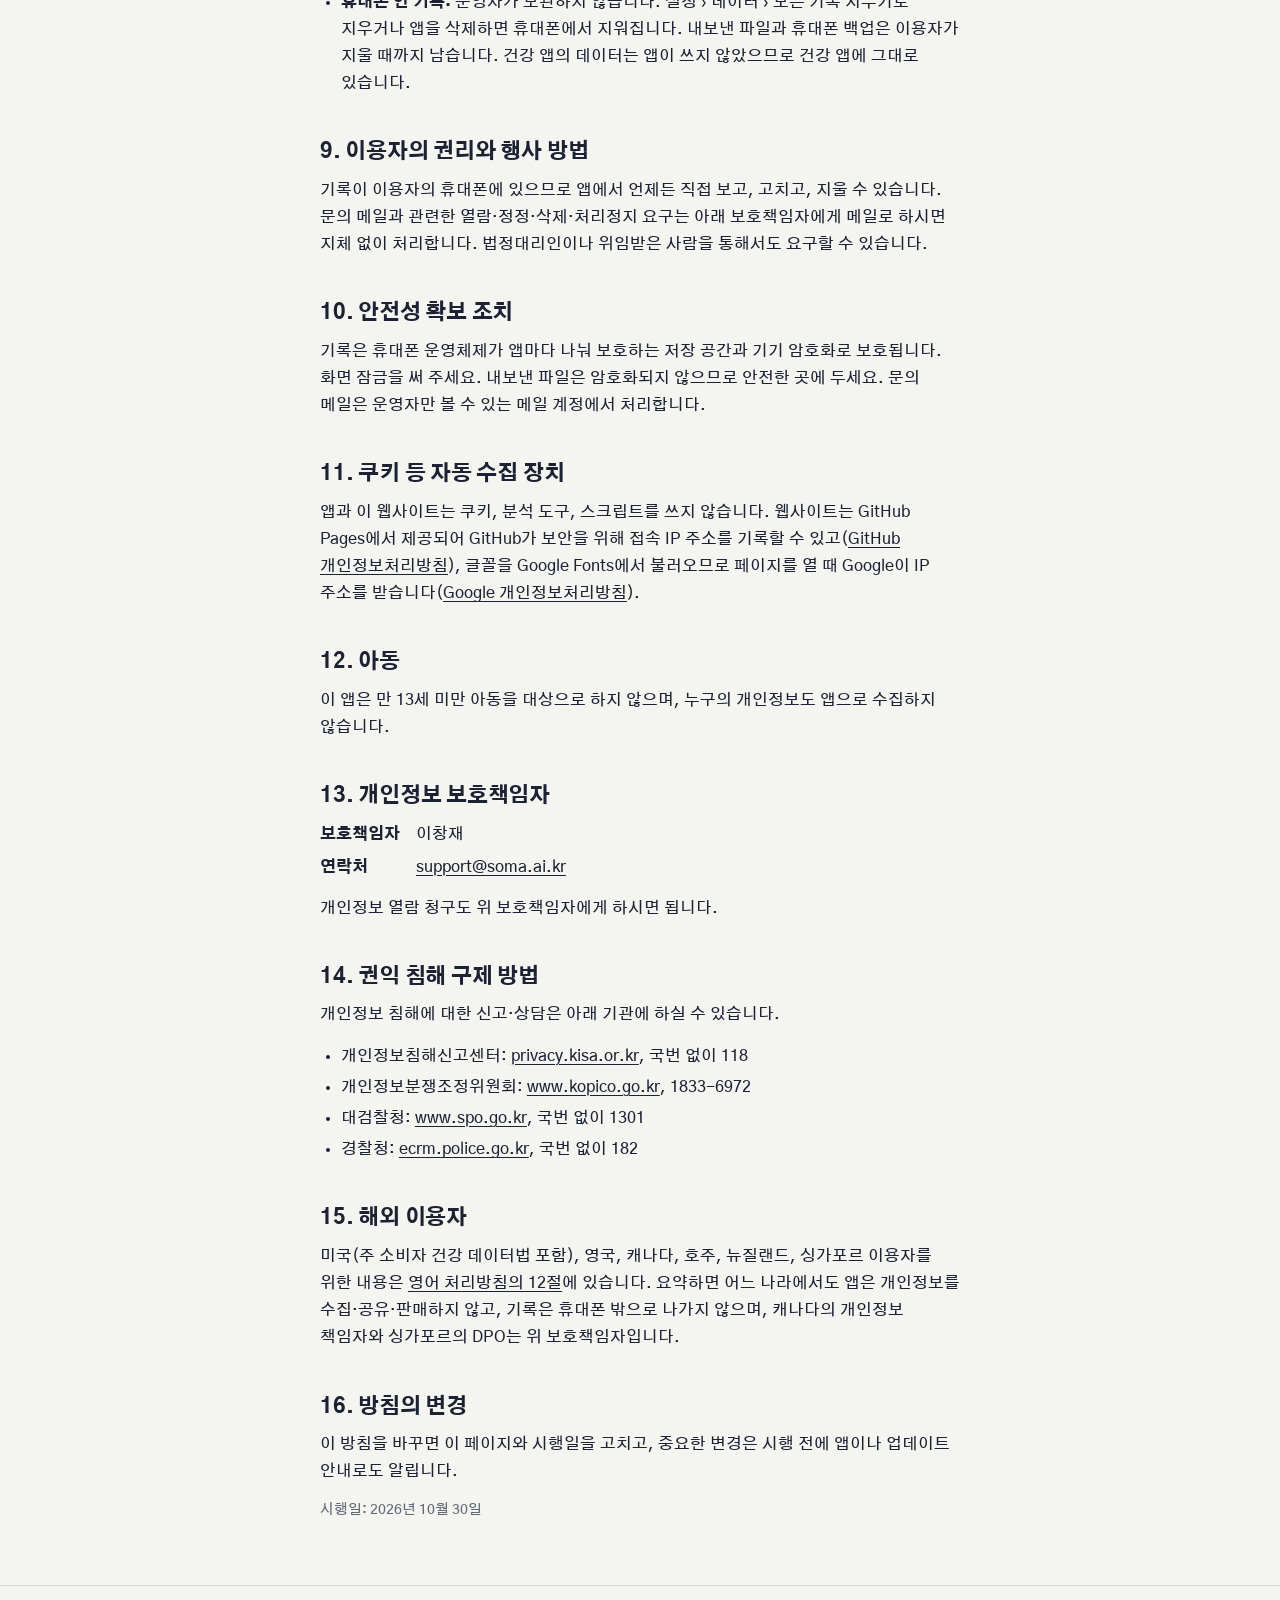
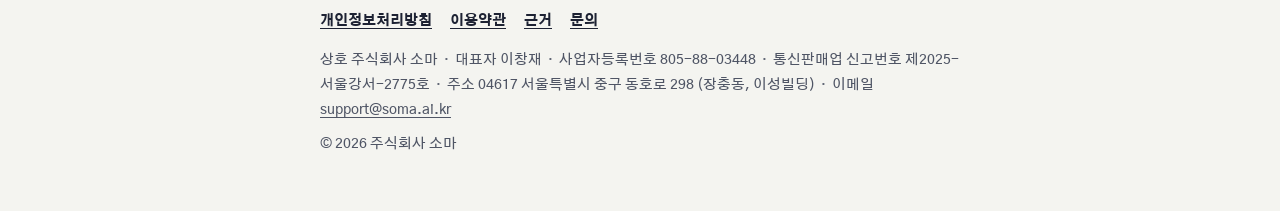
<file: ko/privacy/index.html>
<!doctype html>
<html lang="ko">
<head>
<meta charset="utf-8">
<meta name="viewport" content="width=device-width, initial-scale=1">
<title>개인정보처리방침 · 숟가락 내려놔</title>
<meta name="description" content="숟가락 내려놔는 개인정보를 수집하지 않습니다. 기록은 휴대폰 안에만, 건강 앱은 읽기만 합니다.">
<link rel="alternate" hreflang="ko" href="../../ko/privacy/">
<link rel="alternate" hreflang="en" href="../../privacy/">
<link rel="alternate" hreflang="x-default" href="../../privacy/">
<link rel="icon" href="../../assets/favicon.svg" type="image/svg+xml">
<link rel="apple-touch-icon" href="../../assets/apple-touch-icon.png">
<meta name="theme-color" content="#F4F4F0" media="(prefers-color-scheme: light)">
<meta name="theme-color" content="#0F121A" media="(prefers-color-scheme: dark)">
<link rel="preconnect" href="https://fonts.googleapis.com">
<link rel="preconnect" href="https://fonts.gstatic.com" crossorigin>
<link rel="stylesheet" href="https://fonts.googleapis.com/css2?family=Barlow+Condensed:wght@600&amp;family=Gothic+A1:wght@500;800;900&amp;display=swap">
<link rel="stylesheet" href="../../assets/site.css">
</head>
<body>
<a class="skip" href="#main">본문으로 건너뛰기</a>
<div class="band"></div>
<header class="site-head">
  <div class="wrap">
    <a class="brand" href="../../ko/"><svg focusable="false" aria-hidden="true" xmlns="http://www.w3.org/2000/svg" viewBox="0 0 120 120"><path d="M28.89 97.11A44 44 0 0 1 64.42 22.22M101.41 51.12A44 44 0 0 1 91.11 97.11" fill="none" stroke="currentColor" stroke-width="9" stroke-linecap="round"/><path d="M77.9 25.8A44 44 0 0 1 94.67 38.91" fill="none" class="dt" stroke="#EC5B2E" stroke-width="9" stroke-linecap="round"/><g fill="currentColor"><path transform="translate(60 66) rotate(90)" d="M3.7 29.3L2.2 0L1.9 -9.5C6.45 -10.22 10.4 -16.41 10.4 -23.9C10.4 -29.66 5.82 -33.5 0 -33.5C-5.82 -33.5 -10.4 -29.66 -10.4 -23.9C-10.4 -16.41 -6.45 -10.22 -1.9 -9.5L-2.2 0L-3.7 29.3A3.7 3.7 0 0 0 3.7 29.3Z"/></g></svg><span>숟가락 내려놔</span></a>
    <a class="lang" href="../../privacy/" hreflang="en" lang="en">English</a>
  </div>
</header>
<main id="main">
  <div class="wrap">
<p class="eyebrow">Privacy Policy · 시행 2026-10-30</p>
<h1>개인정보처리방침</h1>
<div class="card">
  <h2>한눈에 보기</h2>
  <ul>
    <li>앱은 개인정보를 수집하지 않습니다. 계정·로그인·서버가 없습니다.</li>
    <li>기록은 이용자의 휴대폰 안에만 저장되며, 개발자도 볼 수 없습니다.</li>
    <li>이용자가 허락하면 건강 앱(Apple 건강, Health Connect)에서 체중·걸음·운동·수면을 읽기만 하고, 건강 앱에 쓰지 않습니다.</li>
    <li>광고·분석·오류 수집 도구(외부 SDK)를 넣지 않았습니다.</li>
    <li>결제는 Apple과 Google이 처리합니다.</li>
  </ul>
</div>

<p>주식회사 소마(이하 ‘운영자’)는 「개인정보 보호법」 등 관련 법령을 지키며, 숟가락 내려놔 앱(iPhone·Android)과 이 웹사이트에 대해 다음과 같이 개인정보처리방침을 둡니다.</p>

<ol class="toc">
  <li><a href="#items">처리하는 개인정보와 목적</a></li>
  <li><a href="#device">휴대폰 안에 저장되는 것</a></li>
  <li><a href="#health">건강 앱(Apple 건강·Health Connect)</a></li>
  <li><a href="#notify">알림·위젯·실시간 현황</a></li>
  <li><a href="#pay">결제</a></li>
  <li><a href="#export">내보내기·공유·백업</a></li>
  <li><a href="#third">제3자 제공·처리 위탁·국외 이전</a></li>
  <li><a href="#delete">보유 기간과 파기</a></li>
  <li><a href="#rights">이용자의 권리와 행사 방법</a></li>
  <li><a href="#safety">안전성 확보 조치</a></li>
  <li><a href="#cookie">쿠키 등 자동 수집 장치</a></li>
  <li><a href="#kids">아동</a></li>
  <li><a href="#officer">개인정보 보호책임자</a></li>
  <li><a href="#remedy">권익 침해 구제 방법</a></li>
  <li><a href="#regions">해외 이용자</a></li>
  <li><a href="#changes">방침의 변경</a></li>
</ol>

<h2 id="items">1. 처리하는 개인정보와 목적</h2>
<p>운영자는 앱을 통해 개인정보를 수집하지 않습니다. 운영자가 처리하는 개인정보는 이용자가 문의 메일을 보낸 경우의 <strong>이메일 주소와 문의 내용</strong>뿐이며, 문의에 답하는 데만 씁니다. 마케팅에 쓰지 않습니다.</p>

<h2 id="device">2. 휴대폰 안에 저장되는 것</h2>
<p>아래 정보는 앱이 이용자의 휴대폰 안 저장 공간에만 둡니다. 운영자나 다른 누구에게도 보내지 않습니다.</p>
<div class="table-wrap"><table>
  <thead><tr><th>항목</th><th>쓰는 곳</th></tr></thead>
  <tbody>
    <tr><td>목표, 체중, 식사 기록(시각·양), 식욕 SOS 기록(시각, 고른 메뉴·상태, 결과), 다이어트 이유 메모, 설정</td><td>몸 상태, 7일 추세, 리포트, 알림</td></tr>
    <tr><td>직접 찍거나 고른 몸 기록 사진(선택)</td><td>변화 돌아보기. 내보내기 파일에는 넣지 않습니다</td></tr>
    <tr><td>건강 앱에서 읽은 값의 사본</td><td>추세와 오늘 할 일. 캐시로 두며 휴대폰 백업에서 뺍니다</td></tr>
    <tr><td>위젯·실시간 현황에 보이는 값(몸 상태, 마지막 식사 후 지난 시간, 15분 참기)</td><td>위젯 표시. 앱과 앱의 위젯만 함께 쓰는 저장 공간에 둡니다</td></tr>
    <tr><td>플러스 상태, 14일 플러스 맛보기 시작일</td><td>플러스 켜짐 여부. iPhone은 시작일을 이 기기의 키체인에만 두어 다시 설치해도 처음부터 시작되지 않습니다</td></tr>
  </tbody>
</table></div>
<p>이 정보는 이용자가 직접 파일을 내보내거나, 카드를 공유하거나, 휴대폰 자체 백업을 쓸 때(6절)에만 휴대폰 밖으로 나갑니다.</p>

<h2 id="health">3. 건강 앱(Apple 건강·Health Connect)</h2>
<ul>
  <li><strong>허락한 경우에만 읽기:</strong> 체중, 걸음 수, 운동, 수면. iPhone은 허리둘레도 읽습니다. Android는 처음 연결할 때 최근 90일을 가져오도록 30일이 넘은 기록 읽기 권한도 묻습니다.</li>
  <li><strong>앱 안에서만</strong> 체중 추세, 오늘 할 일, 리포트를 채우는 데 씁니다.</li>
  <li>건강 앱에 쓰지 않고, 광고·마케팅에 쓰지 않고, 팔지 않고, 운영자나 제3자에게 보내지 않고, 앱이 iCloud에 저장하지 않습니다.</li>
  <li>Health Connect에서 받은 정보는 <a href="https://support.google.com/googleplay/android-developer/answer/9888170?hl=ko">Health Connect 권한 정책</a>(제한된 사용 요건 포함)을 따릅니다.</li>
  <li>언제든 끌 수 있습니다. iPhone: 건강 앱 › 프로필 사진 › 앱 › 숟가락 내려놔. Android: Health Connect › 앱 권한 › 숟가락 내려놔.</li>
</ul>

<h2 id="notify">4. 알림·위젯·실시간 현황</h2>
<p>알림은 휴대폰 안에서 예약되며 푸시 서버를 쓰지 않습니다. 위젯·잠금 화면·실시간 현황에는 몸 상태, 마지막 식사 후 지난 시간, 15분 참기가 보일 수 있어 화면을 보는 다른 사람도 볼 수 있습니다. ‘조용한 표시’를 켜면 숟가락과 지난 시간만 보입니다.</p>

<h2 id="pay">5. 결제</h2>
<p>결제는 Apple(App Store)과 Google(Google Play)이 각자의 개인정보 처리방침에 따라 처리합니다. 운영자는 카드·계정 정보를 받지 않습니다. 앱은 플러스를 켜는 데 필요한 정보(어떤 상품이 활성인지, 언제 갱신·종료되는지)만 스토어에서 받습니다. 오퍼 코드·프로모 코드는 스토어 화면에서 입력하고, 평점 요청은 시스템 창을 씁니다.</p>

<h2 id="export">6. 내보내기·공유·백업</h2>
<ul>
  <li><strong>내보내기:</strong> 저장 위치는 이용자가 고릅니다(백업 파일 또는 체중 CSV). 건강 앱 값은 그 항목을 켰을 때만 넣고, 사진은 넣지 않습니다.</li>
  <li><strong>공유 카드:</strong> 휴대폰 안에서 만들고, 이용자가 공유를 누를 때만 시스템 공유 창으로 보냅니다. 현재 체중과 날짜는 기본으로 꺼져 있습니다.</li>
  <li><strong>휴대폰 백업:</strong> 기록은 휴대폰 설정에 따라 휴대폰 자체 백업(iPhone의 iCloud 백업·컴퓨터 백업, Android의 Google 계정 백업·기기 간 이전)에 들어갈 수 있습니다. 건강 앱 값의 사본은 넣지 않습니다. 앱이 iCloud Drive나 Google Drive에 직접 쓰지 않습니다. 백업은 Apple·Google이 처리하며 운영자는 볼 수 없습니다.</li>
</ul>

<h2 id="third">7. 제3자 제공·처리 위탁·국외 이전</h2>
<p>운영자는 개인정보를 제3자에게 제공하지 않고, 처리를 위탁하지 않으며, 국외로 이전하지 않습니다.</p>

<h2 id="delete">8. 보유 기간과 파기</h2>
<ul>
  <li><strong>문의 메일:</strong> 답변을 마친 날부터 1년이 지나면 지체 없이 지웁니다. 법령이 더 오래 보관하도록 정한 경우는 그 기간 동안 보관합니다.</li>
  <li><strong>휴대폰 안 기록:</strong> 운영자가 보관하지 않습니다. 설정 › 데이터 › 모든 기록 지우기로 지우거나 앱을 삭제하면 휴대폰에서 지워집니다. 내보낸 파일과 휴대폰 백업은 이용자가 지울 때까지 남습니다. 건강 앱의 데이터는 앱이 쓰지 않았으므로 건강 앱에 그대로 있습니다.</li>
</ul>

<h2 id="rights">9. 이용자의 권리와 행사 방법</h2>
<p>기록이 이용자의 휴대폰에 있으므로 앱에서 언제든 직접 보고, 고치고, 지울 수 있습니다. 문의 메일과 관련한 열람·정정·삭제·처리정지 요구는 아래 보호책임자에게 메일로 하시면 지체 없이 처리합니다. 법정대리인이나 위임받은 사람을 통해서도 요구할 수 있습니다.</p>

<h2 id="safety">10. 안전성 확보 조치</h2>
<p>기록은 휴대폰 운영체제가 앱마다 나눠 보호하는 저장 공간과 기기 암호화로 보호됩니다. 화면 잠금을 써 주세요. 내보낸 파일은 암호화되지 않으므로 안전한 곳에 두세요. 문의 메일은 운영자만 볼 수 있는 메일 계정에서 처리합니다.</p>

<h2 id="cookie">11. 쿠키 등 자동 수집 장치</h2>
<p>앱과 이 웹사이트는 쿠키, 분석 도구, 스크립트를 쓰지 않습니다. 웹사이트는 GitHub Pages에서 제공되어 GitHub가 보안을 위해 접속 IP 주소를 기록할 수 있고(<a href="https://docs.github.com/ko/site-policy/privacy-policies/github-general-privacy-statement">GitHub 개인정보처리방침</a>), 글꼴을 Google Fonts에서 불러오므로 페이지를 열 때 Google이 IP 주소를 받습니다(<a href="https://policies.google.com/privacy?hl=ko">Google 개인정보처리방침</a>).</p>

<h2 id="kids">12. 아동</h2>
<p>이 앱은 만 13세 미만 아동을 대상으로 하지 않으며, 누구의 개인정보도 앱으로 수집하지 않습니다.</p>

<h2 id="officer">13. 개인정보 보호책임자</h2>
<dl class="facts">
  <dt>보호책임자</dt><dd>이창재</dd>
  <dt>연락처</dt><dd><a href="mailto:support@soma.ai.kr">support@soma.ai.kr</a></dd>
</dl>
<p>개인정보 열람 청구도 위 보호책임자에게 하시면 됩니다.</p>

<h2 id="remedy">14. 권익 침해 구제 방법</h2>
<p>개인정보 침해에 대한 신고·상담은 아래 기관에 하실 수 있습니다.</p>
<ul>
  <li>개인정보침해신고센터: <a href="https://privacy.kisa.or.kr">privacy.kisa.or.kr</a>, 국번 없이 118</li>
  <li>개인정보분쟁조정위원회: <a href="https://www.kopico.go.kr">www.kopico.go.kr</a>, 1833-6972</li>
  <li>대검찰청: <a href="https://www.spo.go.kr">www.spo.go.kr</a>, 국번 없이 1301</li>
  <li>경찰청: <a href="https://ecrm.police.go.kr">ecrm.police.go.kr</a>, 국번 없이 182</li>
</ul>

<h2 id="regions">15. 해외 이용자</h2>
<p>미국(주 소비자 건강 데이터법 포함), 영국, 캐나다, 호주, 뉴질랜드, 싱가포르 이용자를 위한 내용은 <a href="../../privacy/#regions">영어 처리방침의 12절</a>에 있습니다. 요약하면 어느 나라에서도 앱은 개인정보를 수집·공유·판매하지 않고, 기록은 휴대폰 밖으로 나가지 않으며, 캐나다의 개인정보 책임자와 싱가포르의 DPO는 위 보호책임자입니다.</p>

<h2 id="changes">16. 방침의 변경</h2>
<p>이 방침을 바꾸면 이 페이지와 시행일을 고치고, 중요한 변경은 시행 전에 앱이나 업데이트 안내로도 알립니다.</p>
<p class="small">시행일: 2026년 10월 30일</p>
  </div>
</main>
<footer class="site-foot">
  <div class="wrap">
    <nav aria-label="사이트">
      <a href="../../ko/privacy/">개인정보처리방침</a>
      <a href="../../ko/terms/">이용약관</a>
      <a href="../../ko/evidence/">근거</a>
      <a href="../../ko/support/">문의</a>
    </nav>
    <p class="biz"><span>상호 주식회사 소마</span><span>대표자 이창재</span><span>사업자등록번호 805-88-03448</span><span>통신판매업 신고번호 제2025-서울강서-2775호</span><span>주소 04617 서울특별시 중구 동호로 298 (장충동, 이성빌딩)</span><span>이메일 <a href="mailto:support@soma.ai.kr">support@soma.ai.kr</a></span></p>
    <p>© 2026 주식회사 소마</p>
  </div>
</footer>
</body>
</html>
</file>
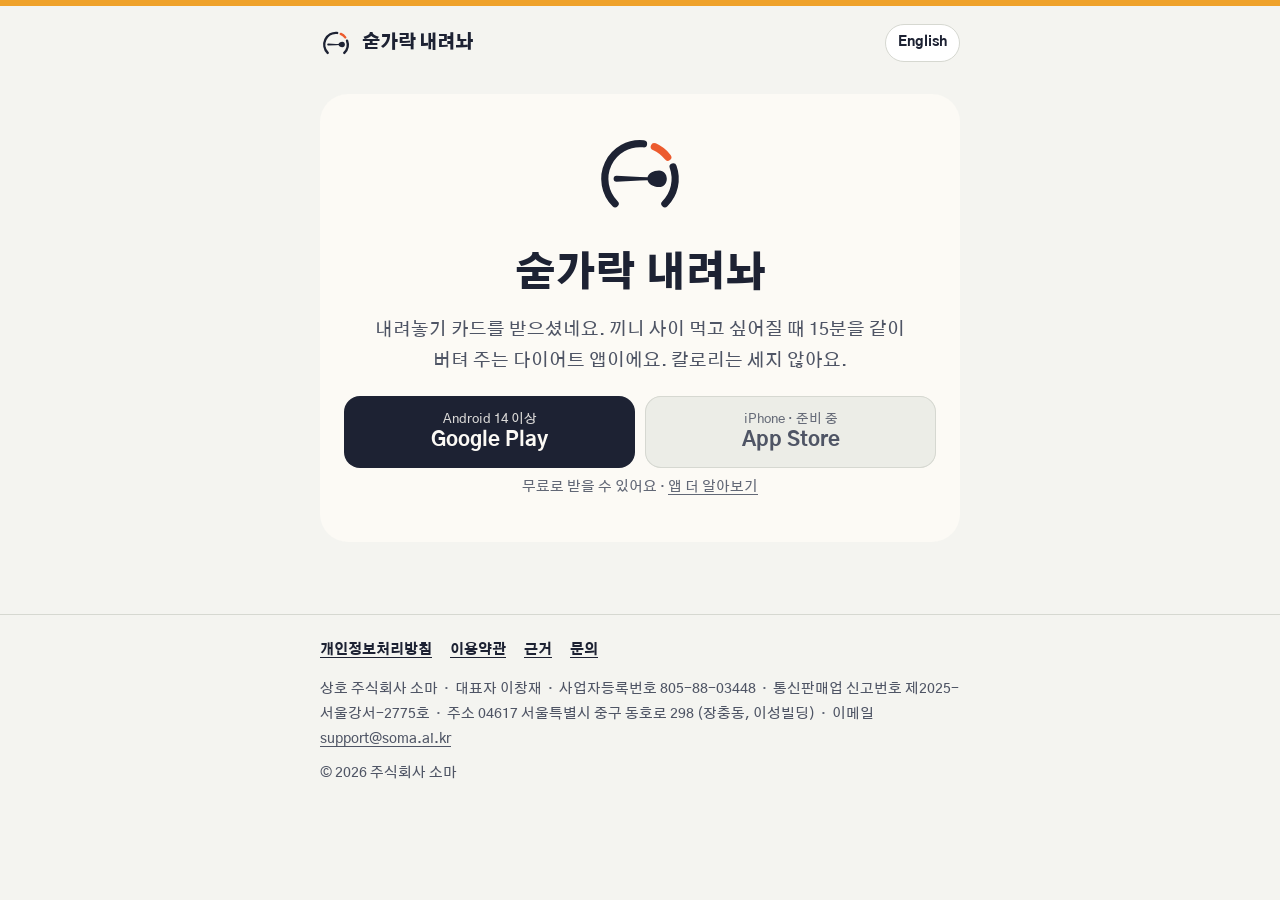
<file: ko/s/index.html>
<!doctype html>
<html lang="ko">
<head>
<meta charset="utf-8">
<meta name="viewport" content="width=device-width, initial-scale=1">
<title>숟가락 내려놔</title>
<meta name="description" content="끼니 사이 먹고 싶어질 때 15분을 같이 버텨 주는 다이어트 앱. App Store와 Google Play에서 받으세요.">
<link rel="alternate" hreflang="ko" href="../../ko/s/">
<link rel="alternate" hreflang="en" href="../../s/">
<link rel="alternate" hreflang="x-default" href="../../s/">
<link rel="icon" href="../../assets/favicon.svg" type="image/svg+xml">
<link rel="apple-touch-icon" href="../../assets/apple-touch-icon.png">
<meta name="theme-color" content="#F4F4F0" media="(prefers-color-scheme: light)">
<meta name="theme-color" content="#0F121A" media="(prefers-color-scheme: dark)">
<link rel="preconnect" href="https://fonts.googleapis.com">
<link rel="preconnect" href="https://fonts.gstatic.com" crossorigin>
<link rel="stylesheet" href="https://fonts.googleapis.com/css2?family=Barlow+Condensed:wght@600&amp;family=Gothic+A1:wght@500;800;900&amp;display=swap">
<link rel="stylesheet" href="../../assets/site.css">
</head>
<body>
<a class="skip" href="#main">본문으로 건너뛰기</a>
<div class="band"></div>
<header class="site-head">
  <div class="wrap">
    <a class="brand" href="../../ko/"><svg focusable="false" aria-hidden="true" xmlns="http://www.w3.org/2000/svg" viewBox="0 0 120 120"><path d="M28.89 97.11A44 44 0 0 1 64.42 22.22M101.41 51.12A44 44 0 0 1 91.11 97.11" fill="none" stroke="currentColor" stroke-width="9" stroke-linecap="round"/><path d="M77.9 25.8A44 44 0 0 1 94.67 38.91" fill="none" class="dt" stroke="#EC5B2E" stroke-width="9" stroke-linecap="round"/><g fill="currentColor"><path transform="translate(60 66) rotate(90)" d="M3.7 29.3L2.2 0L1.9 -9.5C6.45 -10.22 10.4 -16.41 10.4 -23.9C10.4 -29.66 5.82 -33.5 0 -33.5C-5.82 -33.5 -10.4 -29.66 -10.4 -23.9C-10.4 -16.41 -6.45 -10.22 -1.9 -9.5L-2.2 0L-3.7 29.3A3.7 3.7 0 0 0 3.7 29.3Z"/></g></svg><span>숟가락 내려놔</span></a>
    <a class="lang" href="../../s/" hreflang="en" lang="en">English</a>
  </div>
</header>
<main id="main">
  <div class="wrap">
<section class="hero">
  <svg focusable="false" class="mark" role="img" aria-label="숟가락 내려놔" xmlns="http://www.w3.org/2000/svg" viewBox="0 0 120 120"><path d="M28.89 97.11A44 44 0 0 1 64.42 22.22M101.41 51.12A44 44 0 0 1 91.11 97.11" fill="none" stroke="currentColor" stroke-width="9" stroke-linecap="round"/><path d="M77.9 25.8A44 44 0 0 1 94.67 38.91" fill="none" class="dt" stroke="#EC5B2E" stroke-width="9" stroke-linecap="round"/><g fill="currentColor"><path transform="translate(60 66) rotate(90)" d="M3.7 29.3L2.2 0L1.9 -9.5C6.45 -10.22 10.4 -16.41 10.4 -23.9C10.4 -29.66 5.82 -33.5 0 -33.5C-5.82 -33.5 -10.4 -29.66 -10.4 -23.9C-10.4 -16.41 -6.45 -10.22 -1.9 -9.5L-2.2 0L-3.7 29.3A3.7 3.7 0 0 0 3.7 29.3Z"/></g></svg>
  <h1>숟가락 내려놔</h1>
  <p class="lead">내려놓기 카드를 받으셨네요. 끼니 사이 먹고 싶어질 때 15분을 같이 버텨 주는 다이어트 앱이에요. 칼로리는 세지 않아요.</p>
<div class="stores big">
  <a class="btn" href="https://play.google.com/store/apps/details?id=com.spoondown.spoon_down"><small>Android 14 이상</small><span>Google Play</span></a>
  <span class="btn soon" aria-disabled="true"><small>iPhone · 준비 중</small><span>App Store</span></span>
</div>
  <p class="small">무료로 받을 수 있어요 · <a href="../../ko/">앱 더 알아보기</a></p>
</section>
  </div>
</main>
<footer class="site-foot">
  <div class="wrap">
    <nav aria-label="사이트">
      <a href="../../ko/privacy/">개인정보처리방침</a>
      <a href="../../ko/terms/">이용약관</a>
      <a href="../../ko/evidence/">근거</a>
      <a href="../../ko/support/">문의</a>
    </nav>
    <p class="biz"><span>상호 주식회사 소마</span><span>대표자 이창재</span><span>사업자등록번호 805-88-03448</span><span>통신판매업 신고번호 제2025-서울강서-2775호</span><span>주소 04617 서울특별시 중구 동호로 298 (장충동, 이성빌딩)</span><span>이메일 <a href="mailto:support@soma.ai.kr">support@soma.ai.kr</a></span></p>
    <p>© 2026 주식회사 소마</p>
  </div>
</footer>
</body>
</html>
</file>
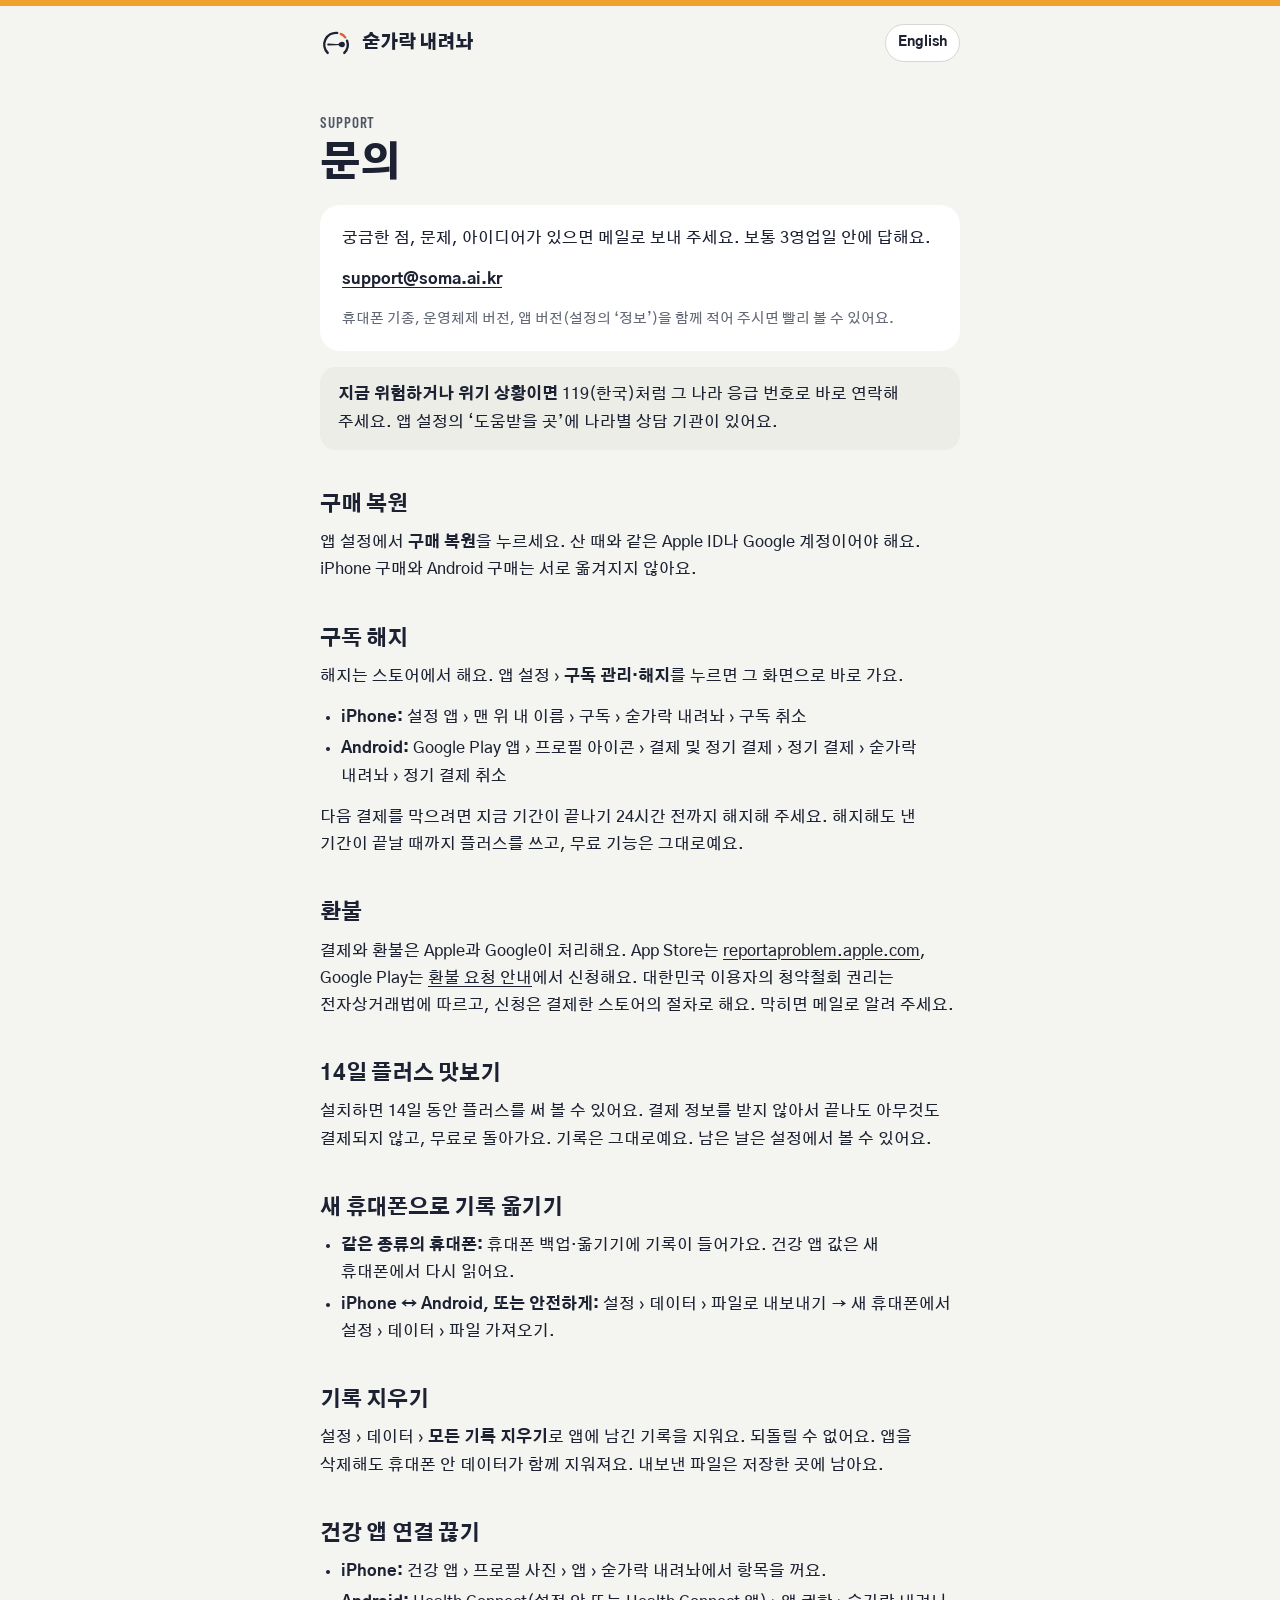
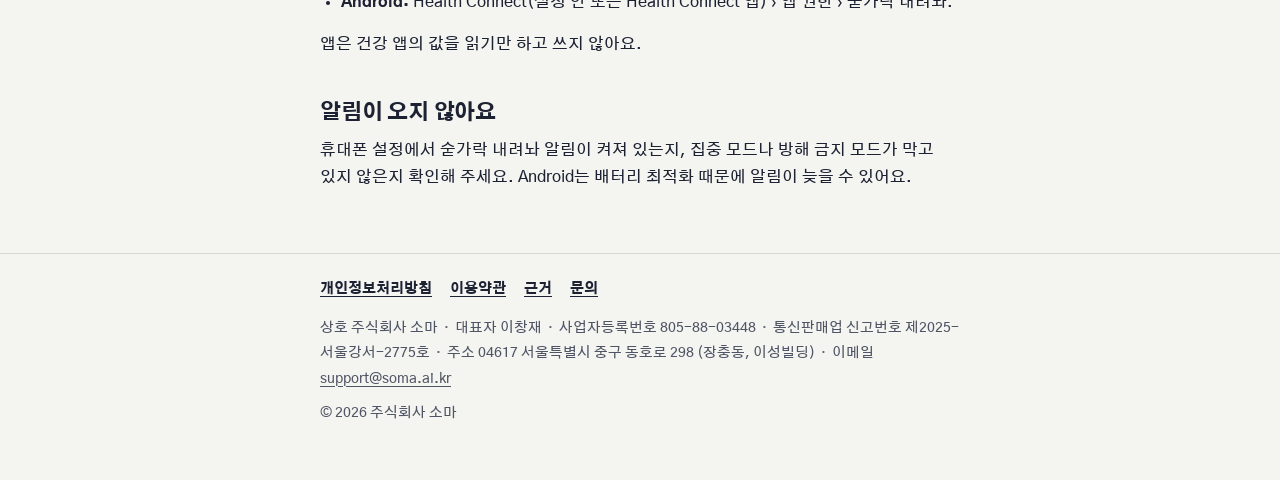
<file: ko/support/index.html>
<!doctype html>
<html lang="ko">
<head>
<meta charset="utf-8">
<meta name="viewport" content="width=device-width, initial-scale=1">
<title>문의 · 숟가락 내려놔</title>
<meta name="description" content="숟가락 내려놔 문의와 자주 묻는 것: 구매 복원, 구독 해지, 환불, 기록 옮기기, 건강 앱 연결.">
<link rel="alternate" hreflang="ko" href="../../ko/support/">
<link rel="alternate" hreflang="en" href="../../support/">
<link rel="alternate" hreflang="x-default" href="../../support/">
<link rel="icon" href="../../assets/favicon.svg" type="image/svg+xml">
<link rel="apple-touch-icon" href="../../assets/apple-touch-icon.png">
<meta name="theme-color" content="#F4F4F0" media="(prefers-color-scheme: light)">
<meta name="theme-color" content="#0F121A" media="(prefers-color-scheme: dark)">
<link rel="preconnect" href="https://fonts.googleapis.com">
<link rel="preconnect" href="https://fonts.gstatic.com" crossorigin>
<link rel="stylesheet" href="https://fonts.googleapis.com/css2?family=Barlow+Condensed:wght@600&amp;family=Gothic+A1:wght@500;800;900&amp;display=swap">
<link rel="stylesheet" href="../../assets/site.css">
</head>
<body>
<a class="skip" href="#main">본문으로 건너뛰기</a>
<div class="band"></div>
<header class="site-head">
  <div class="wrap">
    <a class="brand" href="../../ko/"><svg focusable="false" aria-hidden="true" xmlns="http://www.w3.org/2000/svg" viewBox="0 0 120 120"><path d="M28.89 97.11A44 44 0 0 1 64.42 22.22M101.41 51.12A44 44 0 0 1 91.11 97.11" fill="none" stroke="currentColor" stroke-width="9" stroke-linecap="round"/><path d="M77.9 25.8A44 44 0 0 1 94.67 38.91" fill="none" class="dt" stroke="#EC5B2E" stroke-width="9" stroke-linecap="round"/><g fill="currentColor"><path transform="translate(60 66) rotate(90)" d="M3.7 29.3L2.2 0L1.9 -9.5C6.45 -10.22 10.4 -16.41 10.4 -23.9C10.4 -29.66 5.82 -33.5 0 -33.5C-5.82 -33.5 -10.4 -29.66 -10.4 -23.9C-10.4 -16.41 -6.45 -10.22 -1.9 -9.5L-2.2 0L-3.7 29.3A3.7 3.7 0 0 0 3.7 29.3Z"/></g></svg><span>숟가락 내려놔</span></a>
    <a class="lang" href="../../support/" hreflang="en" lang="en">English</a>
  </div>
</header>
<main id="main">
  <div class="wrap">
<p class="eyebrow">Support</p>
<h1>문의</h1>
<div class="card">
  <p>궁금한 점, 문제, 아이디어가 있으면 메일로 보내 주세요. 보통 3영업일 안에 답해요.</p>
  <p><strong><a href="mailto:support@soma.ai.kr">support@soma.ai.kr</a></strong></p>
  <p class="small">휴대폰 기종, 운영체제 버전, 앱 버전(설정의 ‘정보’)을 함께 적어 주시면 빨리 볼 수 있어요.</p>
</div>

<div class="note"><p><strong>지금 위험하거나 위기 상황이면</strong> 119(한국)처럼 그 나라 응급 번호로 바로 연락해 주세요. 앱 설정의 ‘도움받을 곳’에 나라별 상담 기관이 있어요.</p></div>

<h2>구매 복원</h2>
<p>앱 설정에서 <strong>구매 복원</strong>을 누르세요. 산 때와 같은 Apple ID나 Google 계정이어야 해요. iPhone 구매와 Android 구매는 서로 옮겨지지 않아요.</p>

<h2>구독 해지</h2>
<p>해지는 스토어에서 해요. 앱 설정 › <strong>구독 관리·해지</strong>를 누르면 그 화면으로 바로 가요.</p>
<ul>
  <li><strong>iPhone:</strong> 설정 앱 › 맨 위 내 이름 › 구독 › 숟가락 내려놔 › 구독 취소</li>
  <li><strong>Android:</strong> Google Play 앱 › 프로필 아이콘 › 결제 및 정기 결제 › 정기 결제 › 숟가락 내려놔 › 정기 결제 취소</li>
</ul>
<p>다음 결제를 막으려면 지금 기간이 끝나기 24시간 전까지 해지해 주세요. 해지해도 낸 기간이 끝날 때까지 플러스를 쓰고, 무료 기능은 그대로예요.</p>

<h2>환불</h2>
<p>결제와 환불은 Apple과 Google이 처리해요. App Store는 <a href="https://reportaproblem.apple.com">reportaproblem.apple.com</a>, Google Play는 <a href="https://support.google.com/googleplay/answer/2479637?hl=ko">환불 요청 안내</a>에서 신청해요. 대한민국 이용자의 청약철회 권리는 전자상거래법에 따르고, 신청은 결제한 스토어의 절차로 해요. 막히면 메일로 알려 주세요.</p>

<h2>14일 플러스 맛보기</h2>
<p>설치하면 14일 동안 플러스를 써 볼 수 있어요. 결제 정보를 받지 않아서 끝나도 아무것도 결제되지 않고, 무료로 돌아가요. 기록은 그대로예요. 남은 날은 설정에서 볼 수 있어요.</p>

<h2>새 휴대폰으로 기록 옮기기</h2>
<ul>
  <li><strong>같은 종류의 휴대폰:</strong> 휴대폰 백업·옮기기에 기록이 들어가요. 건강 앱 값은 새 휴대폰에서 다시 읽어요.</li>
  <li><strong>iPhone ↔ Android, 또는 안전하게:</strong> 설정 › 데이터 › 파일로 내보내기 → 새 휴대폰에서 설정 › 데이터 › 파일 가져오기.</li>
</ul>

<h2>기록 지우기</h2>
<p>설정 › 데이터 › <strong>모든 기록 지우기</strong>로 앱에 남긴 기록을 지워요. 되돌릴 수 없어요. 앱을 삭제해도 휴대폰 안 데이터가 함께 지워져요. 내보낸 파일은 저장한 곳에 남아요.</p>

<h2>건강 앱 연결 끊기</h2>
<ul>
  <li><strong>iPhone:</strong> 건강 앱 › 프로필 사진 › 앱 › 숟가락 내려놔에서 항목을 꺼요.</li>
  <li><strong>Android:</strong> Health Connect(설정 안 또는 Health Connect 앱) › 앱 권한 › 숟가락 내려놔.</li>
</ul>
<p>앱은 건강 앱의 값을 읽기만 하고 쓰지 않아요.</p>

<h2>알림이 오지 않아요</h2>
<p>휴대폰 설정에서 숟가락 내려놔 알림이 켜져 있는지, 집중 모드나 방해 금지 모드가 막고 있지 않은지 확인해 주세요. Android는 배터리 최적화 때문에 알림이 늦을 수 있어요.</p>
  </div>
</main>
<footer class="site-foot">
  <div class="wrap">
    <nav aria-label="사이트">
      <a href="../../ko/privacy/">개인정보처리방침</a>
      <a href="../../ko/terms/">이용약관</a>
      <a href="../../ko/evidence/">근거</a>
      <a href="../../ko/support/">문의</a>
    </nav>
    <p class="biz"><span>상호 주식회사 소마</span><span>대표자 이창재</span><span>사업자등록번호 805-88-03448</span><span>통신판매업 신고번호 제2025-서울강서-2775호</span><span>주소 04617 서울특별시 중구 동호로 298 (장충동, 이성빌딩)</span><span>이메일 <a href="mailto:support@soma.ai.kr">support@soma.ai.kr</a></span></p>
    <p>© 2026 주식회사 소마</p>
  </div>
</footer>
</body>
</html>
</file>
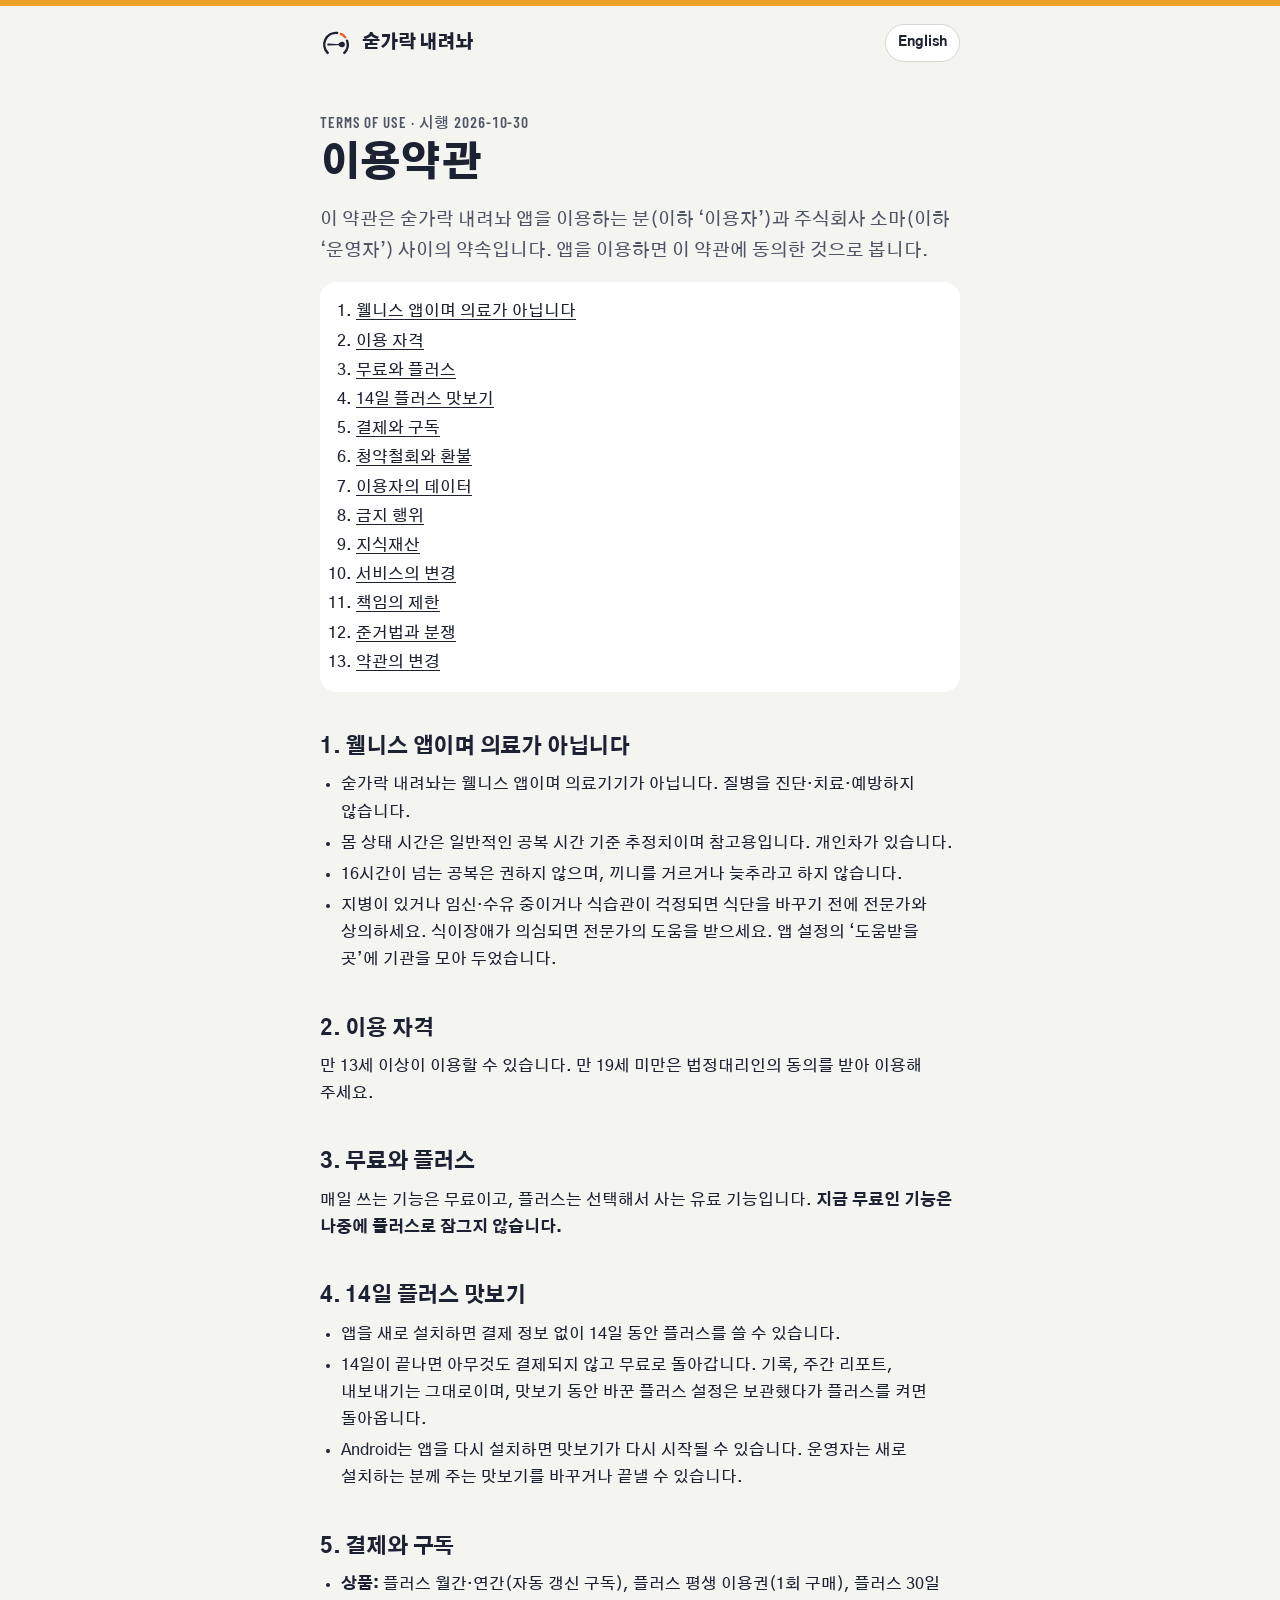
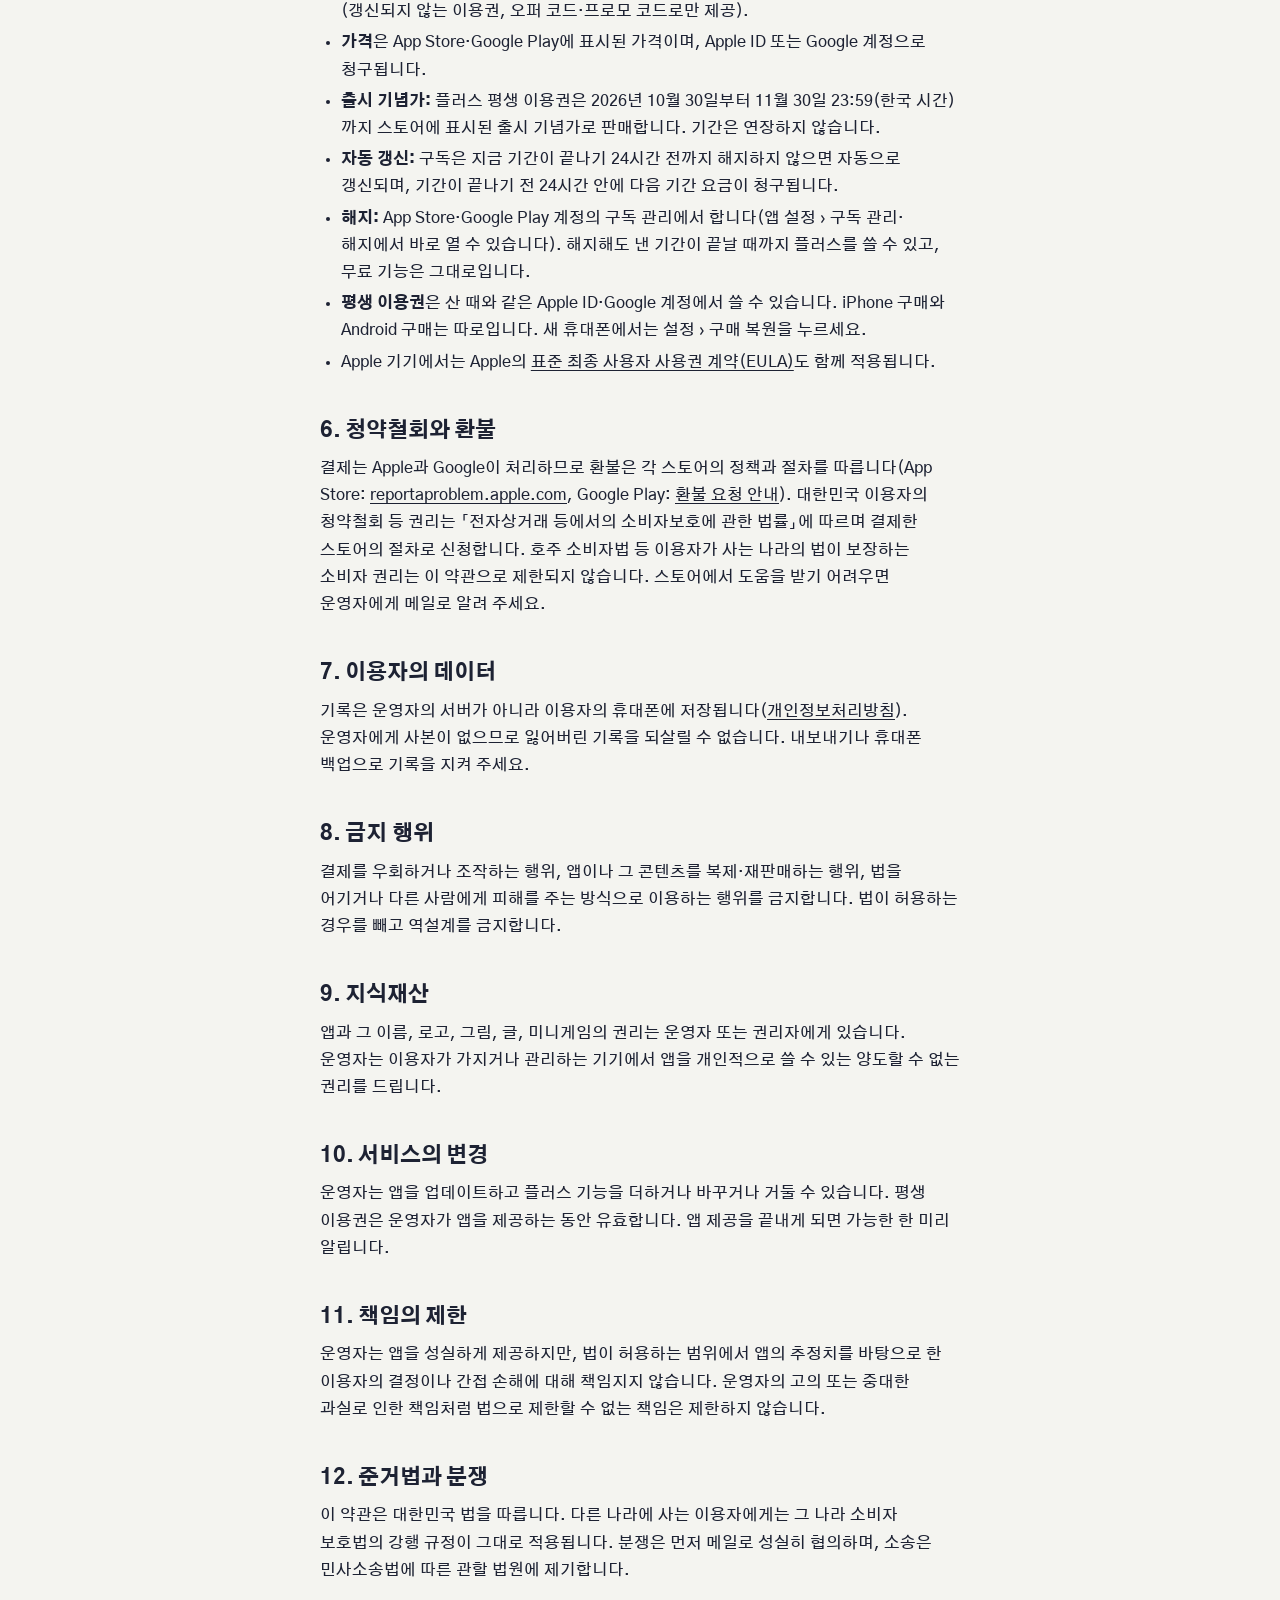
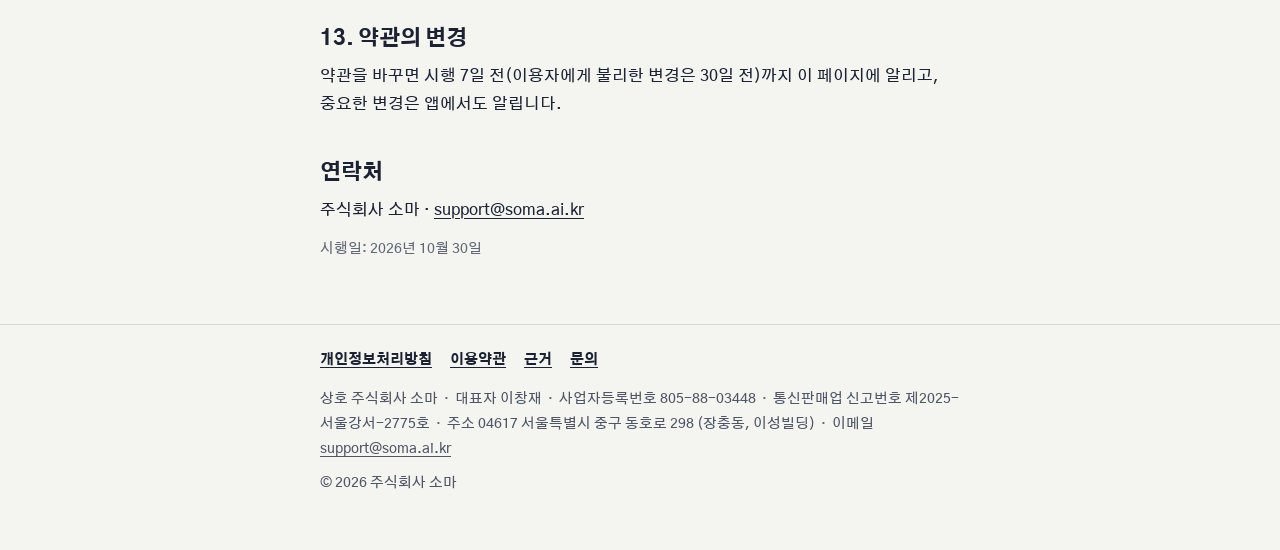
<file: ko/terms/index.html>
<!doctype html>
<html lang="ko">
<head>
<meta charset="utf-8">
<meta name="viewport" content="width=device-width, initial-scale=1">
<title>이용약관 · 숟가락 내려놔</title>
<meta name="description" content="숟가락 내려놔 이용약관: 구독, 자동 갱신, 해지, 환불, 14일 플러스 맛보기.">
<link rel="alternate" hreflang="ko" href="../../ko/terms/">
<link rel="alternate" hreflang="en" href="../../terms/">
<link rel="alternate" hreflang="x-default" href="../../terms/">
<link rel="icon" href="../../assets/favicon.svg" type="image/svg+xml">
<link rel="apple-touch-icon" href="../../assets/apple-touch-icon.png">
<meta name="theme-color" content="#F4F4F0" media="(prefers-color-scheme: light)">
<meta name="theme-color" content="#0F121A" media="(prefers-color-scheme: dark)">
<link rel="preconnect" href="https://fonts.googleapis.com">
<link rel="preconnect" href="https://fonts.gstatic.com" crossorigin>
<link rel="stylesheet" href="https://fonts.googleapis.com/css2?family=Barlow+Condensed:wght@600&amp;family=Gothic+A1:wght@500;800;900&amp;display=swap">
<link rel="stylesheet" href="../../assets/site.css">
</head>
<body>
<a class="skip" href="#main">본문으로 건너뛰기</a>
<div class="band"></div>
<header class="site-head">
  <div class="wrap">
    <a class="brand" href="../../ko/"><svg focusable="false" aria-hidden="true" xmlns="http://www.w3.org/2000/svg" viewBox="0 0 120 120"><path d="M28.89 97.11A44 44 0 0 1 64.42 22.22M101.41 51.12A44 44 0 0 1 91.11 97.11" fill="none" stroke="currentColor" stroke-width="9" stroke-linecap="round"/><path d="M77.9 25.8A44 44 0 0 1 94.67 38.91" fill="none" class="dt" stroke="#EC5B2E" stroke-width="9" stroke-linecap="round"/><g fill="currentColor"><path transform="translate(60 66) rotate(90)" d="M3.7 29.3L2.2 0L1.9 -9.5C6.45 -10.22 10.4 -16.41 10.4 -23.9C10.4 -29.66 5.82 -33.5 0 -33.5C-5.82 -33.5 -10.4 -29.66 -10.4 -23.9C-10.4 -16.41 -6.45 -10.22 -1.9 -9.5L-2.2 0L-3.7 29.3A3.7 3.7 0 0 0 3.7 29.3Z"/></g></svg><span>숟가락 내려놔</span></a>
    <a class="lang" href="../../terms/" hreflang="en" lang="en">English</a>
  </div>
</header>
<main id="main">
  <div class="wrap">
<p class="eyebrow">Terms of Use · 시행 2026-10-30</p>
<h1>이용약관</h1>
<p class="lead">이 약관은 숟가락 내려놔 앱을 이용하는 분(이하 ‘이용자’)과 주식회사 소마(이하 ‘운영자’) 사이의 약속입니다. 앱을 이용하면 이 약관에 동의한 것으로 봅니다.</p>

<ol class="toc">
  <li><a href="#wellness">웰니스 앱이며 의료가 아닙니다</a></li>
  <li><a href="#who">이용 자격</a></li>
  <li><a href="#free">무료와 플러스</a></li>
  <li><a href="#taste">14일 플러스 맛보기</a></li>
  <li><a href="#buy">결제와 구독</a></li>
  <li><a href="#refund">청약철회와 환불</a></li>
  <li><a href="#data">이용자의 데이터</a></li>
  <li><a href="#rules">금지 행위</a></li>
  <li><a href="#ip">지식재산</a></li>
  <li><a href="#change">서비스의 변경</a></li>
  <li><a href="#liability">책임의 제한</a></li>
  <li><a href="#law">준거법과 분쟁</a></li>
  <li><a href="#terms-change">약관의 변경</a></li>
</ol>

<h2 id="wellness">1. 웰니스 앱이며 의료가 아닙니다</h2>
<ul>
  <li>숟가락 내려놔는 웰니스 앱이며 의료기기가 아닙니다. 질병을 진단·치료·예방하지 않습니다.</li>
  <li>몸 상태 시간은 일반적인 공복 시간 기준 추정치이며 참고용입니다. 개인차가 있습니다.</li>
  <li>16시간이 넘는 공복은 권하지 않으며, 끼니를 거르거나 늦추라고 하지 않습니다.</li>
  <li>지병이 있거나 임신·수유 중이거나 식습관이 걱정되면 식단을 바꾸기 전에 전문가와 상의하세요. 식이장애가 의심되면 전문가의 도움을 받으세요. 앱 설정의 ‘도움받을 곳’에 기관을 모아 두었습니다.</li>
</ul>

<h2 id="who">2. 이용 자격</h2>
<p>만 13세 이상이 이용할 수 있습니다. 만 19세 미만은 법정대리인의 동의를 받아 이용해 주세요.</p>

<h2 id="free">3. 무료와 플러스</h2>
<p>매일 쓰는 기능은 무료이고, 플러스는 선택해서 사는 유료 기능입니다. <strong>지금 무료인 기능은 나중에 플러스로 잠그지 않습니다.</strong></p>

<h2 id="taste">4. 14일 플러스 맛보기</h2>
<ul>
  <li>앱을 새로 설치하면 결제 정보 없이 14일 동안 플러스를 쓸 수 있습니다.</li>
  <li>14일이 끝나면 아무것도 결제되지 않고 무료로 돌아갑니다. 기록, 주간 리포트, 내보내기는 그대로이며, 맛보기 동안 바꾼 플러스 설정은 보관했다가 플러스를 켜면 돌아옵니다.</li>
  <li>Android는 앱을 다시 설치하면 맛보기가 다시 시작될 수 있습니다. 운영자는 새로 설치하는 분께 주는 맛보기를 바꾸거나 끝낼 수 있습니다.</li>
</ul>

<h2 id="buy">5. 결제와 구독</h2>
<ul>
  <li><strong>상품:</strong> 플러스 월간·연간(자동 갱신 구독), 플러스 평생 이용권(1회 구매), 플러스 30일(갱신되지 않는 이용권, 오퍼 코드·프로모 코드로만 제공).</li>
  <li><strong>가격</strong>은 App Store·Google Play에 표시된 가격이며, Apple ID 또는 Google 계정으로 청구됩니다.</li>
  <li><strong>출시 기념가:</strong> 플러스 평생 이용권은 2026년 10월 30일부터 11월 30일 23:59(한국 시간)까지 스토어에 표시된 출시 기념가로 판매합니다. 기간은 연장하지 않습니다.</li>
  <li><strong>자동 갱신:</strong> 구독은 지금 기간이 끝나기 24시간 전까지 해지하지 않으면 자동으로 갱신되며, 기간이 끝나기 전 24시간 안에 다음 기간 요금이 청구됩니다.</li>
  <li><strong>해지:</strong> App Store·Google Play 계정의 구독 관리에서 합니다(앱 설정 › 구독 관리·해지에서 바로 열 수 있습니다). 해지해도 낸 기간이 끝날 때까지 플러스를 쓸 수 있고, 무료 기능은 그대로입니다.</li>
  <li><strong>평생 이용권</strong>은 산 때와 같은 Apple ID·Google 계정에서 쓸 수 있습니다. iPhone 구매와 Android 구매는 따로입니다. 새 휴대폰에서는 설정 › 구매 복원을 누르세요.</li>
  <li>Apple 기기에서는 Apple의 <a href="https://www.apple.com/legal/internet-services/itunes/dev/stdeula/">표준 최종 사용자 사용권 계약(EULA)</a>도 함께 적용됩니다.</li>
</ul>

<h2 id="refund">6. 청약철회와 환불</h2>
<p>결제는 Apple과 Google이 처리하므로 환불은 각 스토어의 정책과 절차를 따릅니다(App Store: <a href="https://reportaproblem.apple.com">reportaproblem.apple.com</a>, Google Play: <a href="https://support.google.com/googleplay/answer/2479637?hl=ko">환불 요청 안내</a>). 대한민국 이용자의 청약철회 등 권리는 「전자상거래 등에서의 소비자보호에 관한 법률」에 따르며 결제한 스토어의 절차로 신청합니다. 호주 소비자법 등 이용자가 사는 나라의 법이 보장하는 소비자 권리는 이 약관으로 제한되지 않습니다. 스토어에서 도움을 받기 어려우면 운영자에게 메일로 알려 주세요.</p>

<h2 id="data">7. 이용자의 데이터</h2>
<p>기록은 운영자의 서버가 아니라 이용자의 휴대폰에 저장됩니다(<a href="../../ko/privacy/">개인정보처리방침</a>). 운영자에게 사본이 없으므로 잃어버린 기록을 되살릴 수 없습니다. 내보내기나 휴대폰 백업으로 기록을 지켜 주세요.</p>

<h2 id="rules">8. 금지 행위</h2>
<p>결제를 우회하거나 조작하는 행위, 앱이나 그 콘텐츠를 복제·재판매하는 행위, 법을 어기거나 다른 사람에게 피해를 주는 방식으로 이용하는 행위를 금지합니다. 법이 허용하는 경우를 빼고 역설계를 금지합니다.</p>

<h2 id="ip">9. 지식재산</h2>
<p>앱과 그 이름, 로고, 그림, 글, 미니게임의 권리는 운영자 또는 권리자에게 있습니다. 운영자는 이용자가 가지거나 관리하는 기기에서 앱을 개인적으로 쓸 수 있는 양도할 수 없는 권리를 드립니다.</p>

<h2 id="change">10. 서비스의 변경</h2>
<p>운영자는 앱을 업데이트하고 플러스 기능을 더하거나 바꾸거나 거둘 수 있습니다. 평생 이용권은 운영자가 앱을 제공하는 동안 유효합니다. 앱 제공을 끝내게 되면 가능한 한 미리 알립니다.</p>

<h2 id="liability">11. 책임의 제한</h2>
<p>운영자는 앱을 성실하게 제공하지만, 법이 허용하는 범위에서 앱의 추정치를 바탕으로 한 이용자의 결정이나 간접 손해에 대해 책임지지 않습니다. 운영자의 고의 또는 중대한 과실로 인한 책임처럼 법으로 제한할 수 없는 책임은 제한하지 않습니다.</p>

<h2 id="law">12. 준거법과 분쟁</h2>
<p>이 약관은 대한민국 법을 따릅니다. 다른 나라에 사는 이용자에게는 그 나라 소비자 보호법의 강행 규정이 그대로 적용됩니다. 분쟁은 먼저 메일로 성실히 협의하며, 소송은 민사소송법에 따른 관할 법원에 제기합니다.</p>

<h2 id="terms-change">13. 약관의 변경</h2>
<p>약관을 바꾸면 시행 7일 전(이용자에게 불리한 변경은 30일 전)까지 이 페이지에 알리고, 중요한 변경은 앱에서도 알립니다.</p>

<h2>연락처</h2>
<p>주식회사 소마 · <a href="mailto:support@soma.ai.kr">support@soma.ai.kr</a></p>
<p class="small">시행일: 2026년 10월 30일</p>
  </div>
</main>
<footer class="site-foot">
  <div class="wrap">
    <nav aria-label="사이트">
      <a href="../../ko/privacy/">개인정보처리방침</a>
      <a href="../../ko/terms/">이용약관</a>
      <a href="../../ko/evidence/">근거</a>
      <a href="../../ko/support/">문의</a>
    </nav>
    <p class="biz"><span>상호 주식회사 소마</span><span>대표자 이창재</span><span>사업자등록번호 805-88-03448</span><span>통신판매업 신고번호 제2025-서울강서-2775호</span><span>주소 04617 서울특별시 중구 동호로 298 (장충동, 이성빌딩)</span><span>이메일 <a href="mailto:support@soma.ai.kr">support@soma.ai.kr</a></span></p>
    <p>© 2026 주식회사 소마</p>
  </div>
</footer>
</body>
</html>
</file>
<file: assets/site.css>
/* 숟가락 내려놔 / Spoon Down 웹페이지 공용 스타일.
   색은 docs/design/shared/BRAND.md 2절 토큰 그대로. 외부 스크립트 없음. */
:root {
  --ink: #1D2233;
  --paper: #FCFAF5;
  --bg: #F4F4F0;
  --surface: #FFFFFF;
  --surface-2: #ECEDE7;
  --line: #D6D8D1;
  --text: #1D2233;
  --text-2: #4F5565;
  --text-3: #626876;
  --amber: #EFA22B;
  --danger: #EC5B2E;
  --btn: #1D2233;
  --on-btn: #FCFAF5;
  --focus: #1D2233;
  color-scheme: light dark;
}

@media (prefers-color-scheme: dark) {
  :root {
    --paper: #1A1F2B;
    --bg: #0F121A;
    --surface: #161A24;
    --surface-2: #1E2330;
    --line: #2B3140;
    --text: #EEF0EC;
    --text-2: #B5BAC6;
    --text-3: #9AA0AD;
    --danger: #FB7B58;
    --btn: #EEF0EC;
    --on-btn: #1D2233;
    --focus: #EEF0EC;
  }
}

*, *::before, *::after { box-sizing: border-box; }

html { -webkit-text-size-adjust: 100%; text-size-adjust: 100%; }

body {
  margin: 0;
  background: var(--bg);
  color: var(--text);
  font-family: "Gothic A1", -apple-system, BlinkMacSystemFont, "Apple SD Gothic Neo", "Noto Sans KR", "Segoe UI", Roboto, sans-serif;
  font-weight: 500;
  font-size: 16px;
  line-height: 1.7;
  word-break: keep-all;
  overflow-wrap: break-word;
}

a { color: inherit; text-decoration: underline; text-decoration-thickness: 1px; text-underline-offset: 3px; }
a:hover { text-decoration-thickness: 2px; }
a:focus-visible, .btn:focus-visible { outline: 2px solid var(--focus); outline-offset: 2px; border-radius: 6px; }

.skip { position: absolute; left: -9999px; }
.skip:focus { left: 16px; top: 12px; background: var(--surface); padding: 8px 12px; z-index: 10; }

.band { height: 6px; background: var(--amber); }

.wrap { max-width: 680px; margin: 0 auto; padding: 0 20px; }

/* 머리 */
.site-head { padding: 18px 0 8px; }
.site-head .wrap { display: flex; align-items: center; justify-content: space-between; gap: 12px; }
.brand { display: inline-flex; align-items: center; gap: 10px; text-decoration: none; font-weight: 900; font-size: 18px; letter-spacing: -0.01em; }
.brand svg { width: 32px; height: 32px; flex: none; }
.lang { font-weight: 800; font-size: 14px; text-decoration: none; padding: 6px 12px; border: 1px solid var(--line); border-radius: 999px; background: var(--surface); white-space: nowrap; }
.lang:hover { background: var(--surface-2); }

/* 본문 */
main { padding: 16px 0 48px; }
.eyebrow {
  font-family: "Barlow Condensed", "Gothic A1", sans-serif;
  font-weight: 600;
  font-size: 15px;
  letter-spacing: 0.06em;
  text-transform: uppercase;
  color: var(--text-2);
  margin: 24px 0 4px;
  font-feature-settings: "tnum";
}
h1 { font-weight: 900; font-size: clamp(28px, 7vw, 40px); line-height: 1.25; letter-spacing: -0.02em; margin: 4px 0 16px; }
h2 { font-weight: 800; font-size: 21px; line-height: 1.4; letter-spacing: -0.01em; margin: 40px 0 10px; }
h3 { font-weight: 800; font-size: 17px; line-height: 1.45; margin: 24px 0 6px; }
p, ul, ol, dl { margin: 0 0 14px; }
ul, ol { padding-left: 1.3em; }
li { margin: 4px 0; }
strong { font-weight: 800; }
.lead { font-size: 18px; color: var(--text-2); }
.muted { color: var(--text-2); }
.small { font-size: 14px; color: var(--text-3); }
.num { font-family: "Barlow Condensed", "Gothic A1", sans-serif; font-weight: 600; font-feature-settings: "tnum"; }

.card { background: var(--surface); border-radius: 20px; padding: 20px 22px; margin: 16px 0; }
.card > :last-child { margin-bottom: 0; }
.card h2:first-child, .card h3:first-child { margin-top: 0; }
.note { background: var(--surface-2); border-radius: 16px; padding: 14px 18px; margin: 16px 0; }
.note > :last-child { margin-bottom: 0; }

.toc { background: var(--surface); border-radius: 16px; padding: 14px 18px 14px 36px; margin: 16px 0 8px; }
.toc li { margin: 2px 0; }

table { width: 100%; border-collapse: collapse; margin: 8px 0 16px; font-size: 15px; }
th, td { text-align: left; vertical-align: top; padding: 10px 8px; border-bottom: 1px solid var(--line); }
th { font-weight: 800; background: var(--surface-2); }
.table-wrap { overflow-x: auto; }

dl.facts { display: grid; grid-template-columns: max-content 1fr; gap: 6px 16px; }
dl.facts dt { font-weight: 800; }
dl.facts dd { margin: 0; }

/* 첫 화면 */
.hero { background: var(--paper); border-radius: 28px; padding: 32px 24px 28px; margin: 8px 0 24px; text-align: center; }
.hero .lockup { width: 100%; max-width: 360px; height: auto; color: var(--text); }
.hero .mark { width: 96px; height: 96px; color: var(--text); }
.hero h1 { margin-top: 18px; }
.hero .lead { margin: 0 auto 20px; max-width: 30em; }

.features { list-style: none; padding: 0; display: grid; gap: 12px; margin: 16px 0; }
.features li { background: var(--surface); border-radius: 20px; padding: 18px 20px; margin: 0; }
.features .k { font-family: "Barlow Condensed", "Gothic A1", sans-serif; font-weight: 600; font-size: 15px; letter-spacing: 0.06em; color: var(--text-3); display: block; }
.features h3 { margin: 2px 0 4px; }
.features p { margin: 0; color: var(--text-2); }

/* 스토어 단추 */
.stores { display: grid; grid-template-columns: 1fr; gap: 10px; margin: 8px 0; }
@media (min-width: 520px) { .stores { grid-template-columns: 1fr 1fr; } }
.btn {
  display: flex; flex-direction: column; justify-content: center; align-items: center;
  min-height: 60px; padding: 10px 18px; border-radius: 16px;
  background: var(--btn); color: var(--on-btn); text-decoration: none; line-height: 1.25;
}
.btn:hover { opacity: .92; }
.btn.soon { background: var(--surface-2); color: var(--text-2); box-shadow: inset 0 0 0 1px var(--line); cursor: default; }
.btn.soon:hover { opacity: 1; }
.btn small { font-size: 13px; font-weight: 500; opacity: .85; }
.btn span { font-size: 18px; font-weight: 800; }
.stores.big .btn { min-height: 72px; }
.stores.big .btn span { font-size: 20px; }

/* 근거 */
.evidence { list-style: none; padding: 0; margin: 0; }
.evidence > li { background: var(--surface); border-radius: 20px; padding: 18px 20px; margin: 12px 0; }
.evidence h2 { margin: 0 0 8px; font-size: 19px; }
.evidence .label { font-weight: 800; }
.cite { font-size: 14px; color: var(--text-2); }

/* 꼬리 */
.site-foot { border-top: 1px solid var(--line); padding: 24px 0 40px; font-size: 14px; color: var(--text-2); }
.site-foot nav { display: flex; flex-wrap: wrap; gap: 6px 18px; margin-bottom: 14px; }
.site-foot nav a { font-weight: 800; color: var(--text); }
.site-foot .biz { margin: 0 0 10px; line-height: 1.8; }
.site-foot .biz span + span::before { content: "·"; margin: 0 6px; color: var(--text-3); }

/* 로고의 출출해지는 시간 칸(주홍은 이 한 곳만) */
.dt { stroke: var(--danger); }
</file>
